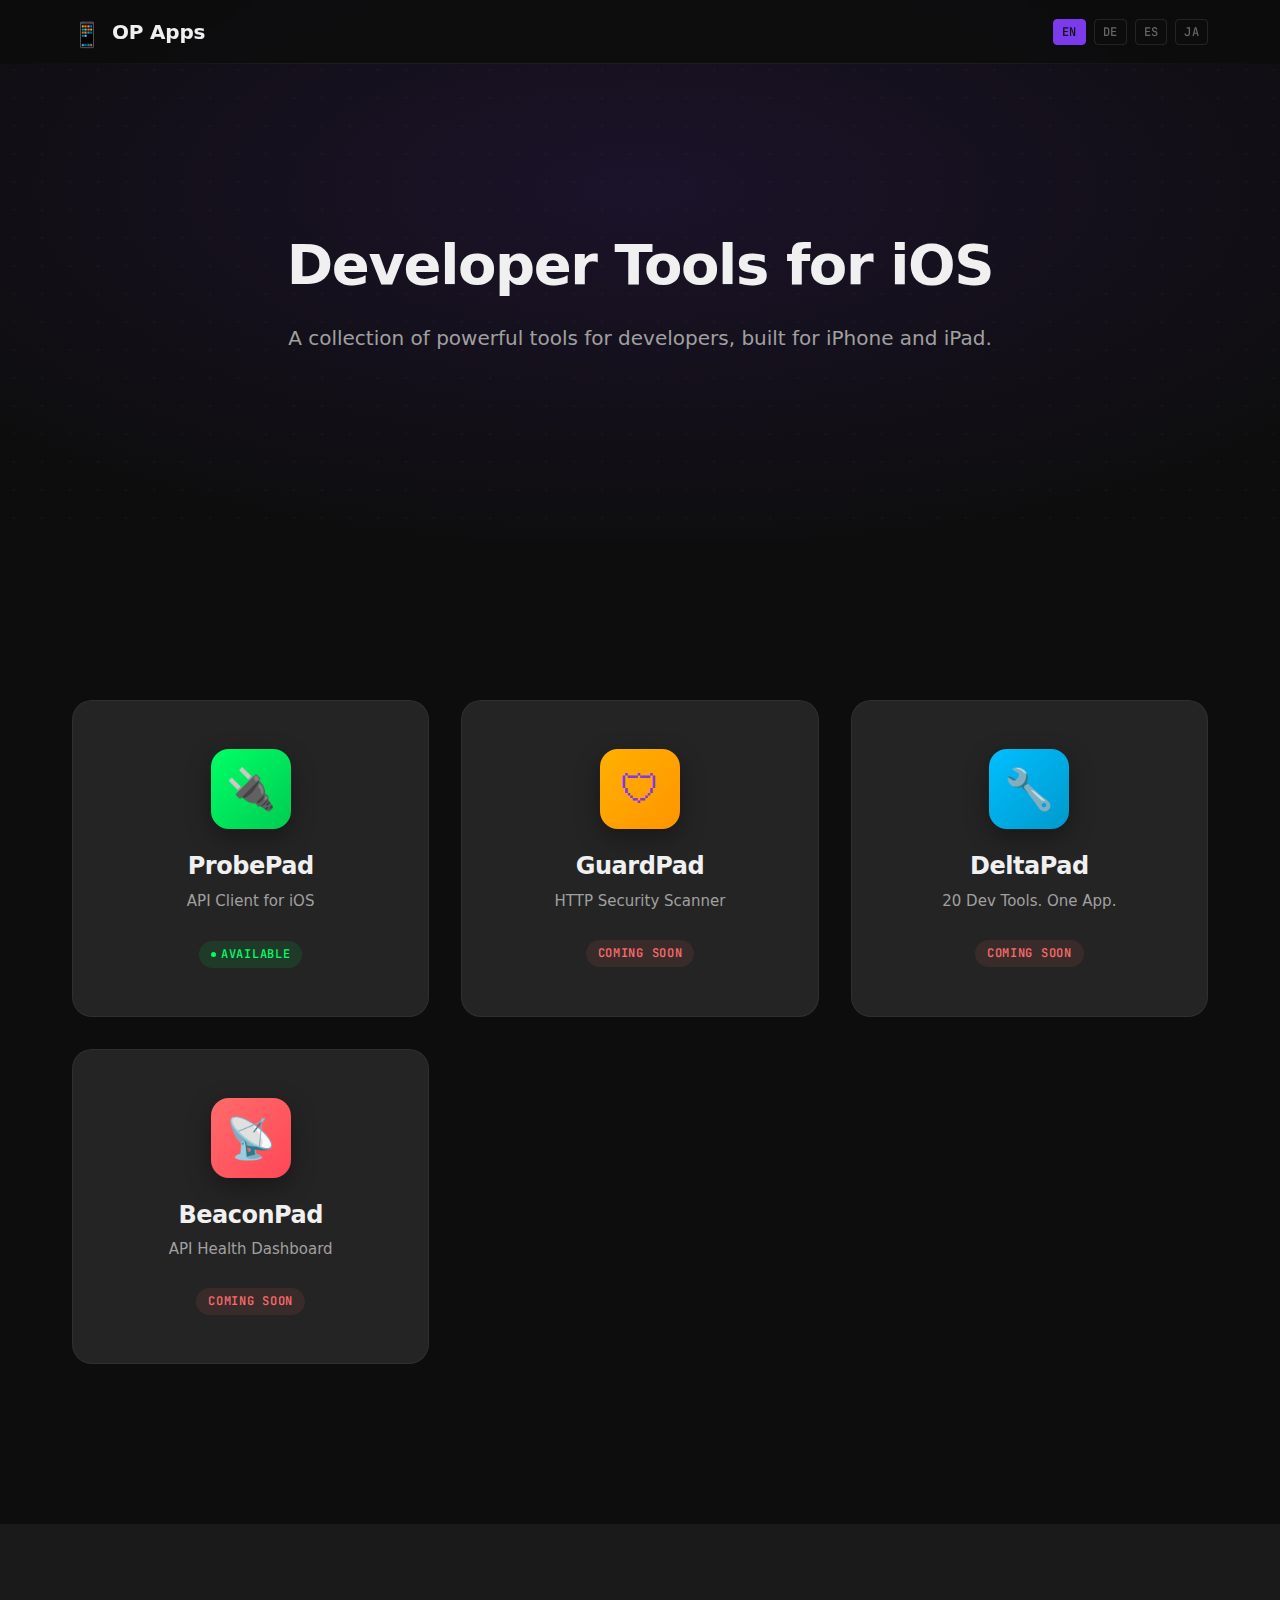
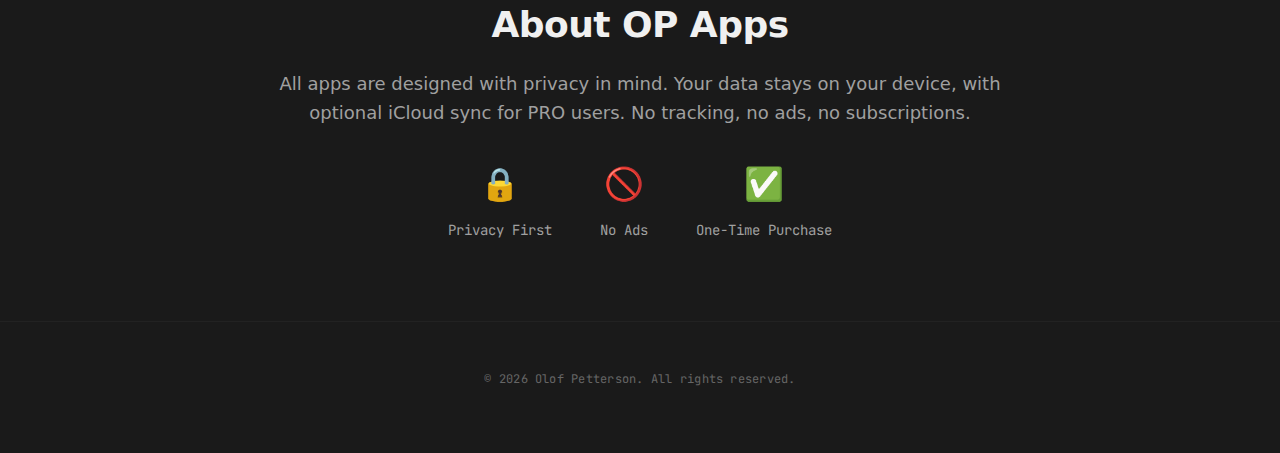
<file: docs/index.html>
<!DOCTYPE html>
<html lang="en">
<head>
  <meta charset="UTF-8">
  <meta name="viewport" content="width=device-width, initial-scale=1.0">
  <meta name="description" content="OP Apps - A collection of developer tools for iOS. ProbePad, GuardPad, DeltaPad, and BeaconPad.">

  <meta property="og:title" content="OP Apps - Developer Tools for iOS">
  <meta property="og:description" content="A collection of powerful developer tools for iPhone and iPad.">
  <meta property="og:type" content="website">
  <meta property="og:url" content="https://olofpetterson.github.io/op-apps/">
  <meta name="twitter:card" content="summary_large_image">
  <meta name="twitter:title" content="OP Apps - Developer Tools for iOS">

  <link rel="alternate" hreflang="en" href="?lang=en">
  <link rel="alternate" hreflang="de" href="?lang=de">
  <link rel="alternate" hreflang="es" href="?lang=es">
  <link rel="alternate" hreflang="ja" href="?lang=ja">

  <link rel="stylesheet" href="shared/styles.css">
  <style>
    :root {
      --color-accent: #7C3AED;
      --color-accent-hover: #8B5CF6;
    }
  </style>
  <title>OP Apps - Developer Tools for iOS</title>
</head>
<body>
  <nav class="navbar" role="navigation" aria-label="Main navigation">
    <div class="nav-content">
      <a href="index.html" class="logo" aria-label="OP Apps Home">
        <span class="logo-icon" style="font-size: 1.5rem;">&#128241;</span>
        OP Apps
      </a>
      <div class="nav-links"></div>
      <div class="language-switcher" role="group" aria-label="Language selection">
        <button class="lang-btn active" data-lang="en" aria-label="English">EN</button>
        <button class="lang-btn" data-lang="de" aria-label="Deutsch">DE</button>
        <button class="lang-btn" data-lang="es" aria-label="Español">ES</button>
        <button class="lang-btn" data-lang="ja" aria-label="Japanese">JA</button>
      </div>
    </div>
  </nav>

  <section class="hub-hero" aria-labelledby="hub-title">
    <div class="container">
      <h1 id="hub-title" data-i18n="hub.title">Developer Tools for iOS</h1>
      <p class="hero-subtitle" data-i18n="hub.subtitle">A collection of powerful tools for developers, built for iPhone and iPad.</p>
    </div>
  </section>

  <section class="apps-section" aria-labelledby="apps-title">
    <div class="container">
      <h2 id="apps-title" class="visually-hidden">Our Apps</h2>
      <div class="apps-grid">
        <a href="probepad/" class="app-card" style="--card-accent: #00FF66;">
          <div class="app-card-icon" style="background: linear-gradient(135deg, #00FF66 0%, #00CC52 100%);">&#128268;</div>
          <div class="app-card-content">
            <h3>ProbePad</h3>
            <p data-i18n="hub.probepad.tagline">API Client for iOS</p>
            <span class="app-card-badge available" data-i18n="hub.badge.available">Available</span>
          </div>
        </a>

        <a href="guardpad/" class="app-card" style="--card-accent: #FFB000;">
          <div class="app-card-icon" style="background: linear-gradient(135deg, #FFB000 0%, #FF9500 100%);">&#128737;</div>
          <div class="app-card-content">
            <h3>GuardPad</h3>
            <p data-i18n="hub.guardpad.tagline">HTTP Security Scanner</p>
            <span class="app-card-badge coming-soon" data-i18n="hub.badge.comingsoon">Coming Soon</span>
          </div>
        </a>

        <a href="deltapad/" class="app-card" style="--card-accent: #00BFFF;">
          <div class="app-card-icon" style="background: linear-gradient(135deg, #00BFFF 0%, #0099CC 100%);">&#128295;</div>
          <div class="app-card-content">
            <h3>DeltaPad</h3>
            <p data-i18n="hub.deltapad.tagline">10 Essential Dev Tools</p>
            <span class="app-card-badge coming-soon" data-i18n="hub.badge.comingsoon">Coming Soon</span>
          </div>
        </a>

        <a href="beaconpad/" class="app-card" style="--card-accent: #FF6B6B;">
          <div class="app-card-icon" style="background: linear-gradient(135deg, #FF6B6B 0%, #FF4757 100%);">&#128225;</div>
          <div class="app-card-content">
            <h3>BeaconPad</h3>
            <p data-i18n="hub.beaconpad.tagline">API Health Dashboard</p>
            <span class="app-card-badge coming-soon" data-i18n="hub.badge.comingsoon">Coming Soon</span>
          </div>
        </a>
      </div>
    </div>
  </section>

  <section class="hub-about" aria-labelledby="about-title">
    <div class="container container--narrow">
      <h2 id="about-title" data-i18n="hub.about.title">About OP Apps</h2>
      <p data-i18n="hub.about.desc">All apps are designed with privacy in mind. Your data stays on your device, with optional iCloud sync for PRO users. No tracking, no ads, no subscriptions.</p>
      <div class="hub-features">
        <div class="hub-feature">
          <span class="hub-feature-icon">&#128274;</span>
          <span data-i18n="hub.about.privacy">Privacy First</span>
        </div>
        <div class="hub-feature">
          <span class="hub-feature-icon">&#128683;</span>
          <span data-i18n="hub.about.noads">No Ads</span>
        </div>
        <div class="hub-feature">
          <span class="hub-feature-icon">&#9989;</span>
          <span data-i18n="hub.about.onetimepurchase">One-Time Purchase</span>
        </div>
      </div>
    </div>
  </section>

  <footer role="contentinfo">
    <div class="container">
      <p class="copyright" data-i18n="footer.copyright">&copy; 2026 Olof Petterson. All rights reserved.</p>
    </div>
  </footer>

  <script src="i18n.js"></script>
  <script src="shared/i18n-base.js"></script>
</body>
</html>
</file>
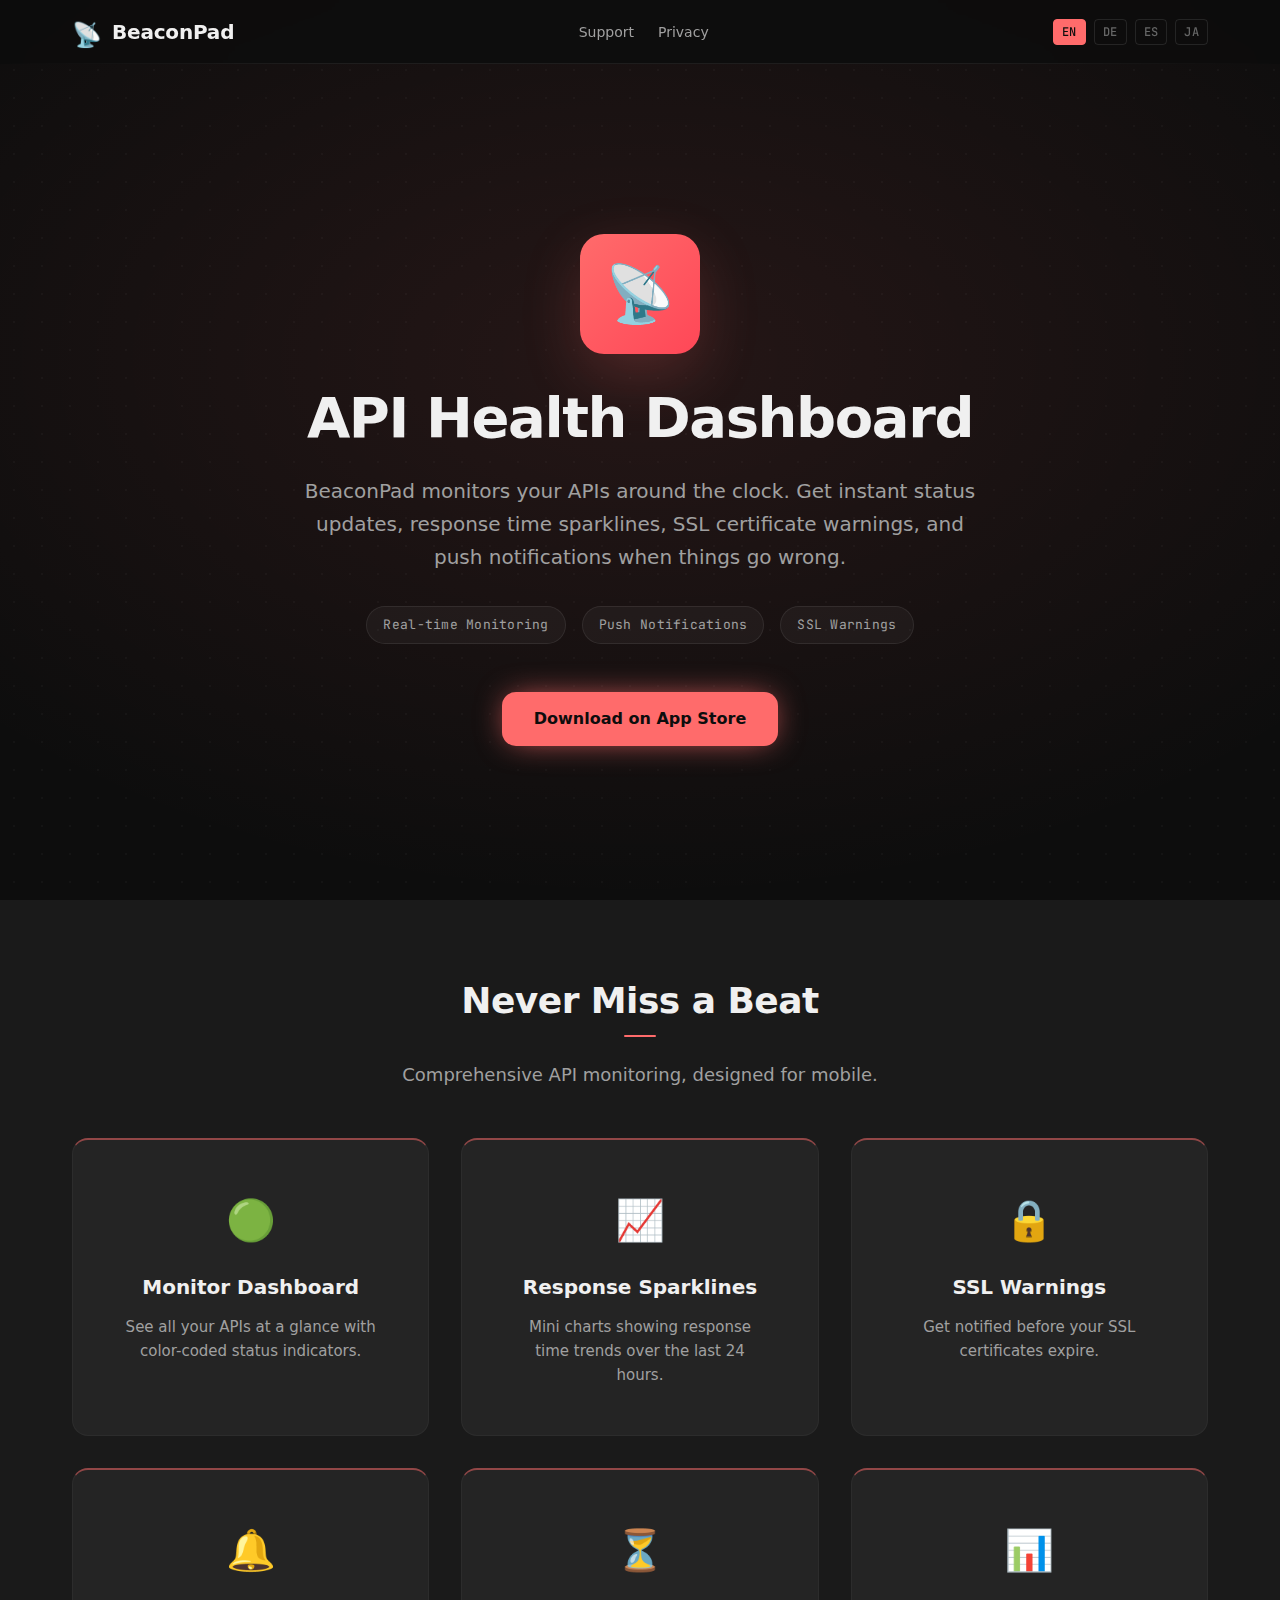
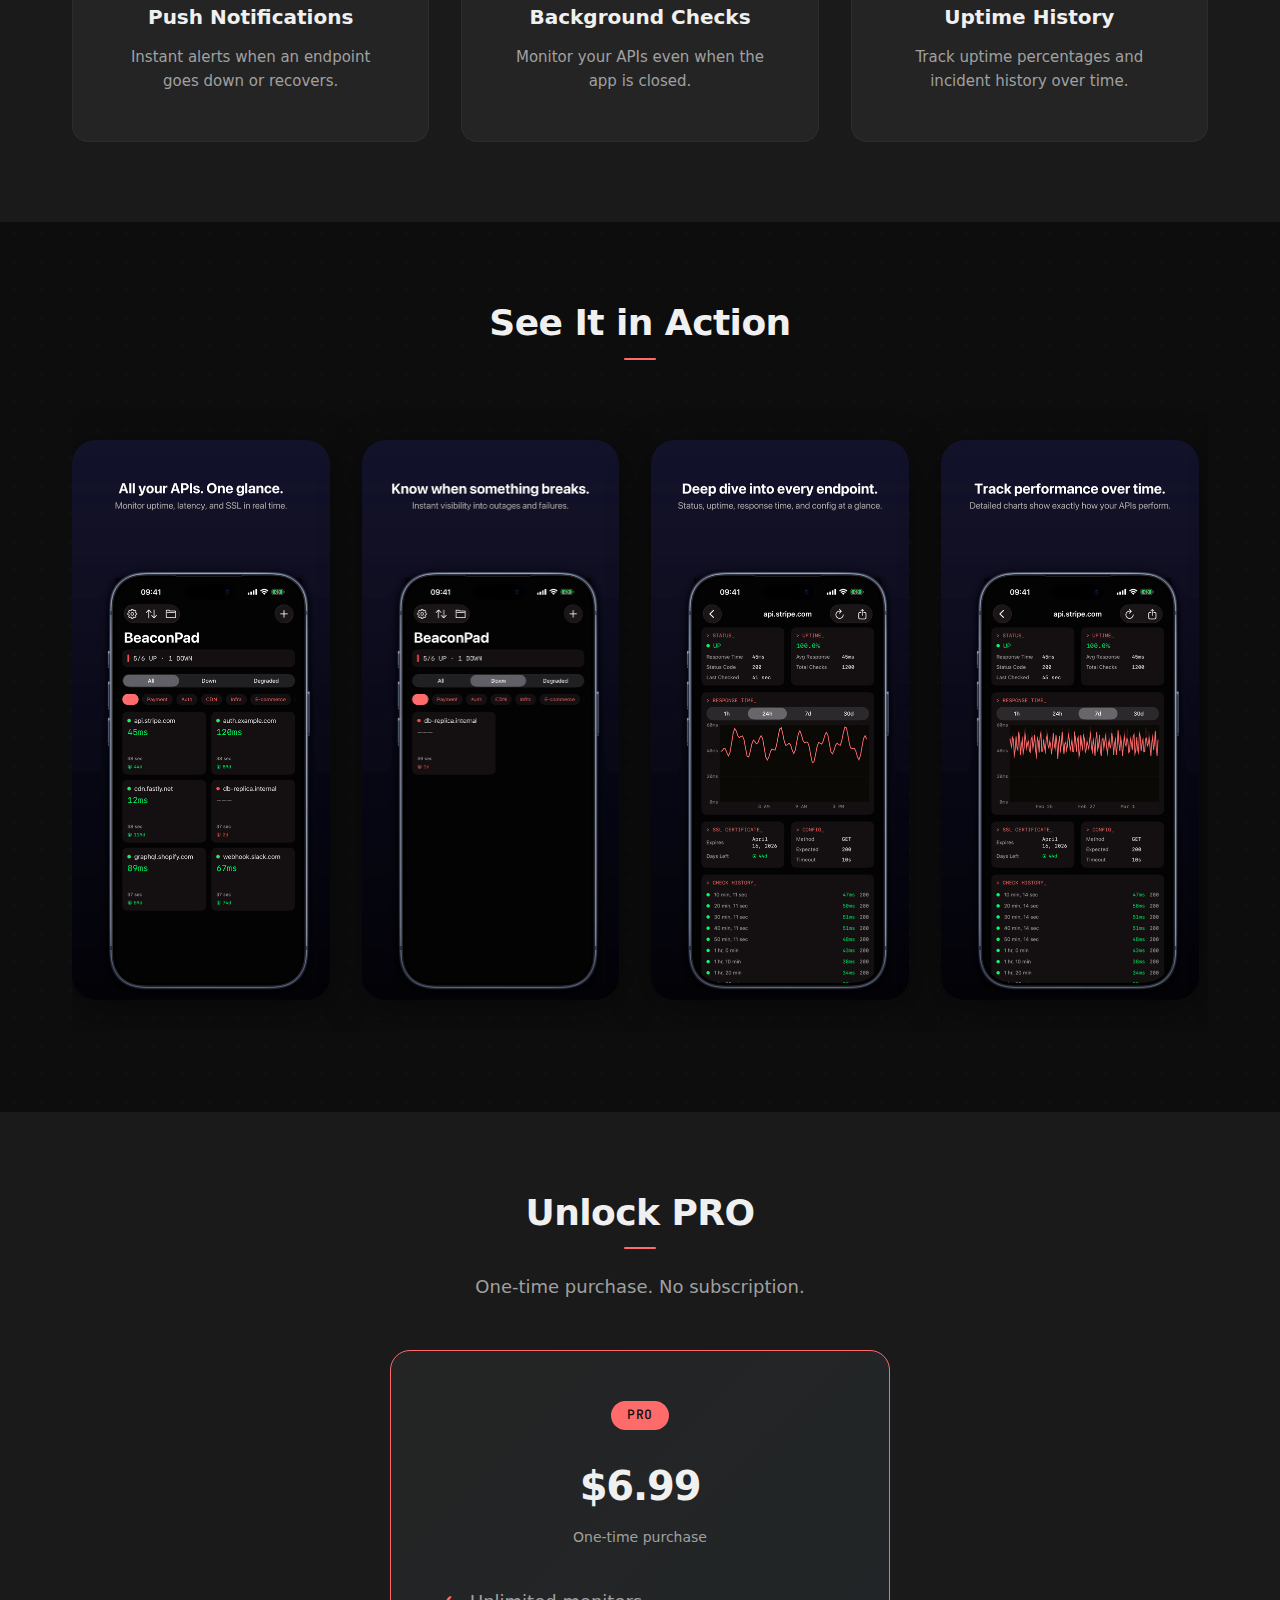
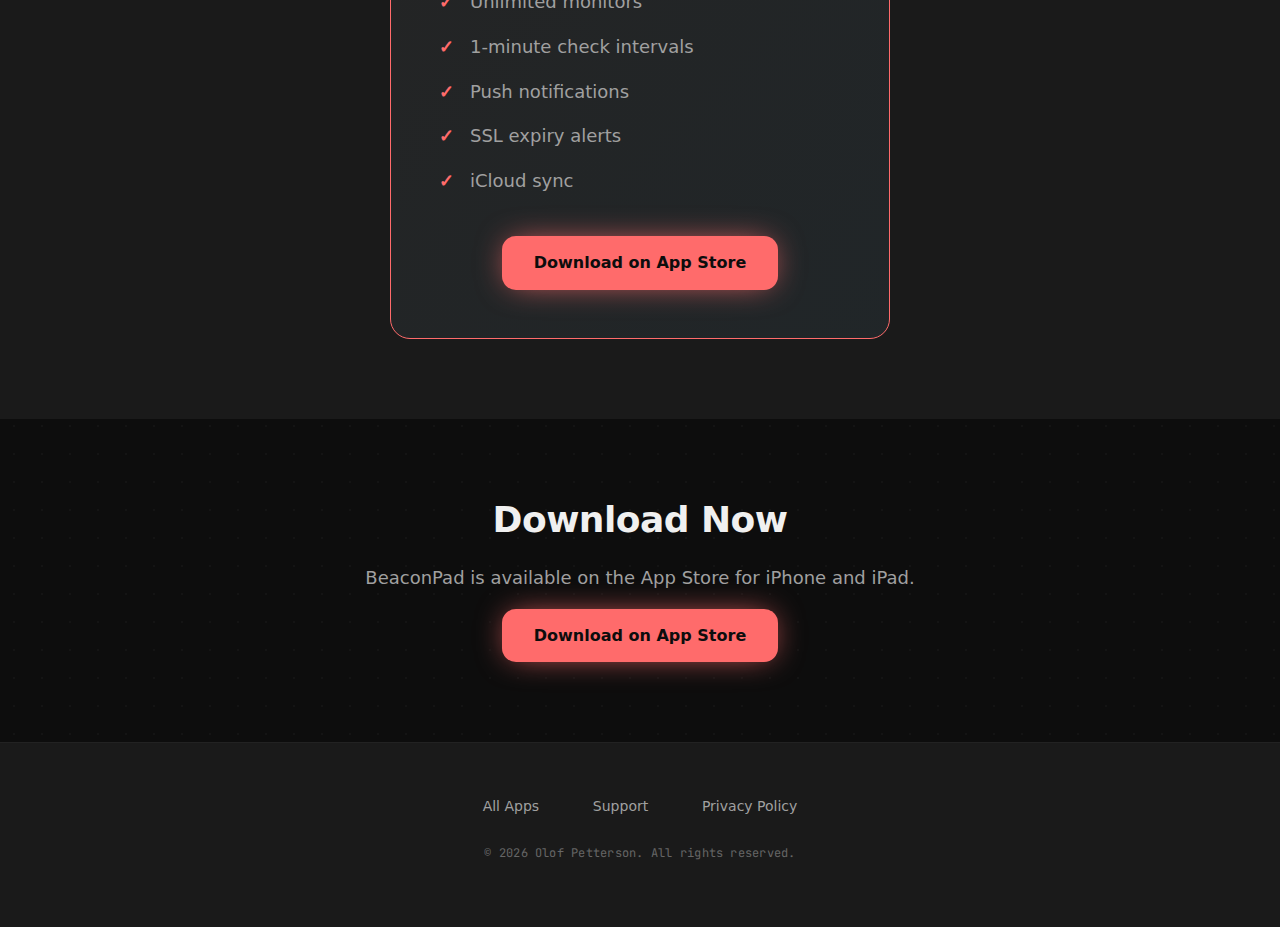
<file: docs/beaconpad/index.html>
<!DOCTYPE html>
<html lang="en">
<head>
  <meta charset="UTF-8">
  <meta name="viewport" content="width=device-width, initial-scale=1.0">
  <meta name="description" content="BeaconPad - API Health Monitor for iPhone & iPad. Monitor your APIs with status dots, sparklines, SSL warnings, and push notifications.">

  <meta property="og:title" content="BeaconPad - API Health Dashboard">
  <meta property="og:description" content="Monitor your APIs with real-time status indicators, sparklines, SSL certificate warnings, and push notifications.">
  <meta property="og:type" content="website">
  <meta property="og:url" content="https://olofpetterson.github.io/op-apps/beaconpad/">
  <meta name="twitter:card" content="summary_large_image">
  <meta name="twitter:title" content="BeaconPad - API Health Dashboard">

  <link rel="alternate" hreflang="en" href="?lang=en">
  <link rel="alternate" hreflang="de" href="?lang=de">
  <link rel="alternate" hreflang="es" href="?lang=es">
  <link rel="alternate" hreflang="ja" href="?lang=ja">

  <link rel="icon" href="favicon.ico">
  <link rel="stylesheet" href="../shared/styles.css">
  <style>
    :root {
      --color-accent: #FF6B6B;
      --color-accent-hover: #FF8585;
    }
    .app-icon {
      box-shadow: 0 20px 60px rgba(255, 107, 107, 0.2);
    }
  </style>
  <title>BeaconPad - API Health Dashboard</title>
</head>
<body>
  <nav class="navbar" role="navigation" aria-label="Main navigation">
    <div class="nav-content">
      <a href="index.html" class="logo" aria-label="BeaconPad Home">
        <span class="logo-icon" style="font-size: 1.5rem;">&#128225;</span>
        BeaconPad
      </a>
      <div class="nav-links">
        <a href="support.html" data-i18n="nav.support">Support</a>
        <a href="privacy.html" data-i18n="nav.privacy">Privacy</a>
      </div>
      <div class="language-switcher" role="group" aria-label="Language selection">
        <button class="lang-btn active" data-lang="en" aria-label="English">EN</button>
        <button class="lang-btn" data-lang="de" aria-label="Deutsch">DE</button>
        <button class="lang-btn" data-lang="es" aria-label="Español">ES</button>
        <button class="lang-btn" data-lang="ja" aria-label="Japanese">JA</button>
      </div>
    </div>
  </nav>

  <section class="hero" aria-labelledby="hero-title">
    <div class="hero-content">
      <div class="app-icon" style="width: 120px; height: 120px; background: linear-gradient(135deg, #FF6B6B 0%, #FF4757 100%); border-radius: 24px; display: flex; align-items: center; justify-content: center; font-size: 3.5rem; margin: 0 auto var(--spacing-lg);">&#128225;</div>
      <h1 id="hero-title" data-i18n="hero.title">API Health Dashboard</h1>
      <p class="hero-subtitle" data-i18n="hero.subtitle">BeaconPad monitors your APIs around the clock. Get instant status updates, response time sparklines, SSL certificate warnings, and push notifications when things go wrong.</p>
      <div class="hero-badges">
        <span class="badge" data-i18n="hero.badge.realtime">Real-time Monitoring</span>
        <span class="badge" data-i18n="hero.badge.notifications">Push Notifications</span>
        <span class="badge" data-i18n="hero.badge.ssl">SSL Warnings</span>
      </div>
      <a href="https://apps.apple.com/us/app/beaconpad/id6759147151" class="cta-button" data-i18n="hero.cta" target="_blank" rel="noopener">
        Download on App Store
      </a>
    </div>
  </section>

  <section class="features" aria-labelledby="features-title">
    <div class="container">
      <div class="section-header">
        <h2 id="features-title" data-i18n="features.title">Never Miss a Beat</h2>
        <p data-i18n="features.subtitle">Comprehensive API monitoring, designed for mobile.</p>
      </div>
      <div class="features-grid">
        <article class="feature-card">
          <span class="feature-icon" aria-hidden="true">&#128994;</span>
          <h3 data-i18n="features.dashboard.title">Monitor Dashboard</h3>
          <p data-i18n="features.dashboard.desc">See all your APIs at a glance with color-coded status indicators.</p>
        </article>
        <article class="feature-card">
          <span class="feature-icon" aria-hidden="true">&#128200;</span>
          <h3 data-i18n="features.sparklines.title">Response Sparklines</h3>
          <p data-i18n="features.sparklines.desc">Mini charts showing response time trends over the last 24 hours.</p>
        </article>
        <article class="feature-card">
          <span class="feature-icon" aria-hidden="true">&#128274;</span>
          <h3 data-i18n="features.ssl.title">SSL Warnings</h3>
          <p data-i18n="features.ssl.desc">Get notified before your SSL certificates expire.</p>
        </article>
        <article class="feature-card">
          <span class="feature-icon" aria-hidden="true">&#128276;</span>
          <h3 data-i18n="features.notifications.title">Push Notifications</h3>
          <p data-i18n="features.notifications.desc">Instant alerts when an endpoint goes down or recovers.</p>
        </article>
        <article class="feature-card">
          <span class="feature-icon" aria-hidden="true">&#9203;</span>
          <h3 data-i18n="features.background.title">Background Checks</h3>
          <p data-i18n="features.background.desc">Monitor your APIs even when the app is closed.</p>
        </article>
        <article class="feature-card">
          <span class="feature-icon" aria-hidden="true">&#128202;</span>
          <h3 data-i18n="features.history.title">Uptime History</h3>
          <p data-i18n="features.history.desc">Track uptime percentages and incident history over time.</p>
        </article>
      </div>
    </div>
  </section>

  <section class="screenshots" aria-labelledby="screenshots-title">
    <div class="container">
      <div class="section-header">
        <h2 id="screenshots-title" data-i18n="screenshots.title">See It in Action</h2>
      </div>
      <div class="screenshots-carousel" role="region" aria-label="App screenshots">
        <img src="screenshot-1.png" alt="BeaconPad dashboard with API status overview" class="screenshot" loading="lazy">
        <img src="screenshot-2.png" alt="BeaconPad down alert filter" class="screenshot" loading="lazy">
        <img src="screenshot-3.png" alt="BeaconPad monitor detail with response time chart" class="screenshot" loading="lazy">
        <img src="screenshot-4.png" alt="BeaconPad response time chart 7-day view" class="screenshot" loading="lazy">
        <img src="screenshot-5.png" alt="BeaconPad SSL certificate warning for down service" class="screenshot" loading="lazy">
        <img src="screenshot-6.png" alt="BeaconPad iPad split view" class="screenshot" loading="lazy">
      </div>
    </div>
  </section>

  <section class="pro-section" aria-labelledby="pro-title">
    <div class="container">
      <div class="section-header">
        <h2 id="pro-title" data-i18n="pro.title">Unlock PRO</h2>
        <p data-i18n="pro.subtitle">One-time purchase. No subscription.</p>
      </div>
      <div class="pro-card">
        <span class="pro-badge">PRO</span>
        <p class="pro-price">$6.99</p>
        <p class="pro-price-note" data-i18n="pro.onetimepurchase">One-time purchase</p>
        <ul class="pro-features">
          <li data-i18n="pro.feature1">Unlimited monitors</li>
          <li data-i18n="pro.feature2">1-minute check intervals</li>
          <li data-i18n="pro.feature3">Push notifications</li>
          <li data-i18n="pro.feature4">SSL expiry alerts</li>
          <li data-i18n="pro.feature5">iCloud sync</li>
        </ul>
        <a href="https://apps.apple.com/us/app/beaconpad/id6759147151" class="cta-button" target="_blank" rel="noopener" data-i18n="hero.cta">Download on App Store</a>
      </div>
    </div>
  </section>

  <section class="download" id="download" aria-labelledby="download-title">
    <div class="container">
      <h2 id="download-title" data-i18n="download.title">Download Now</h2>
      <p data-i18n="download.subtitle">BeaconPad is available on the App Store for iPhone and iPad.</p>
      <a href="https://apps.apple.com/us/app/beaconpad/id6759147151" class="cta-button" target="_blank" rel="noopener" aria-label="Download BeaconPad on the App Store">
        Download on App Store
      </a>
    </div>
  </section>

  <footer role="contentinfo">
    <div class="container">
      <nav class="footer-links" aria-label="Footer navigation">
        <a href="../">All Apps</a>
        <a href="support.html" data-i18n="footer.support">Support</a>
        <a href="privacy.html" data-i18n="footer.privacy">Privacy Policy</a>
      </nav>
      <p class="copyright" data-i18n="footer.copyright">&copy; 2026 Olof Petterson. All rights reserved.</p>
    </div>
  </footer>

  <script src="i18n.js"></script>
  <script src="../shared/i18n-base.js"></script>
  <script data-goatcounter="https://op-apps.goatcounter.com/count"
          async src="//gc.zgo.at/count.js"></script>
</body>
</html>
</file>
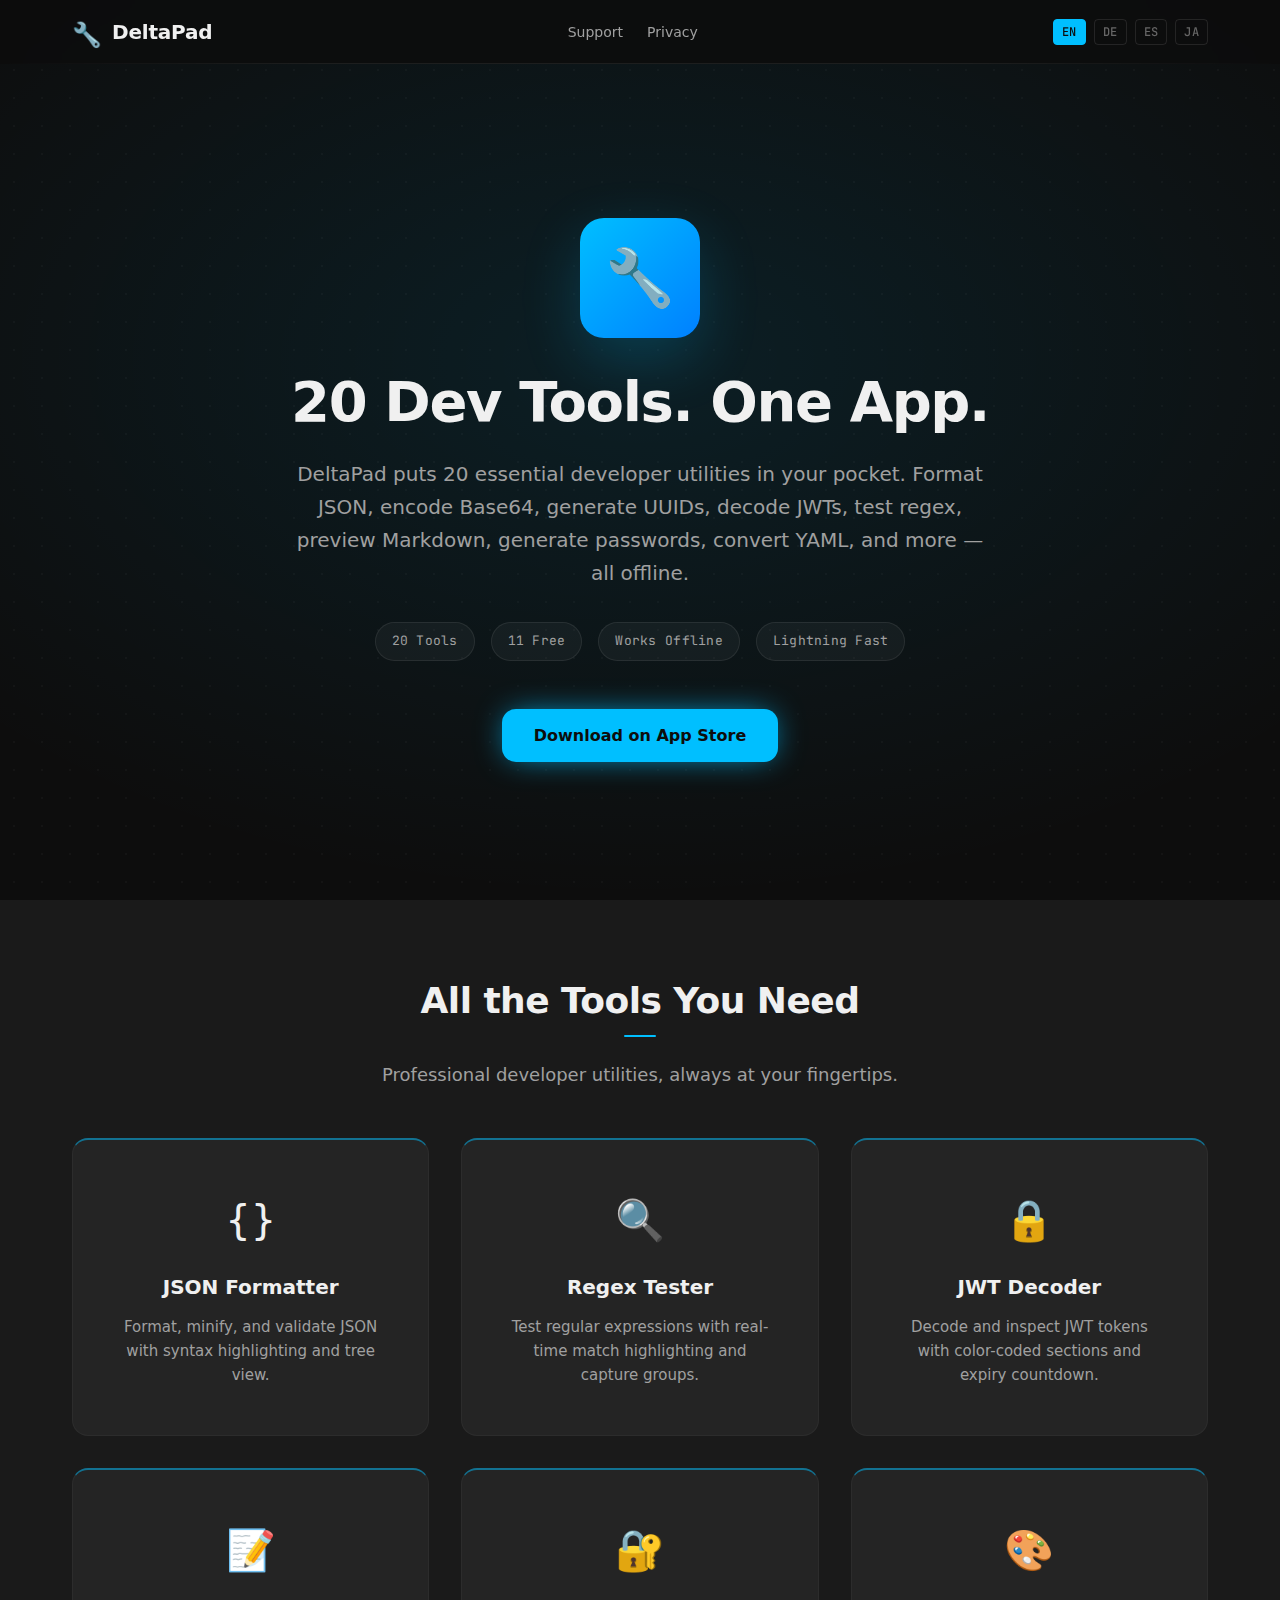
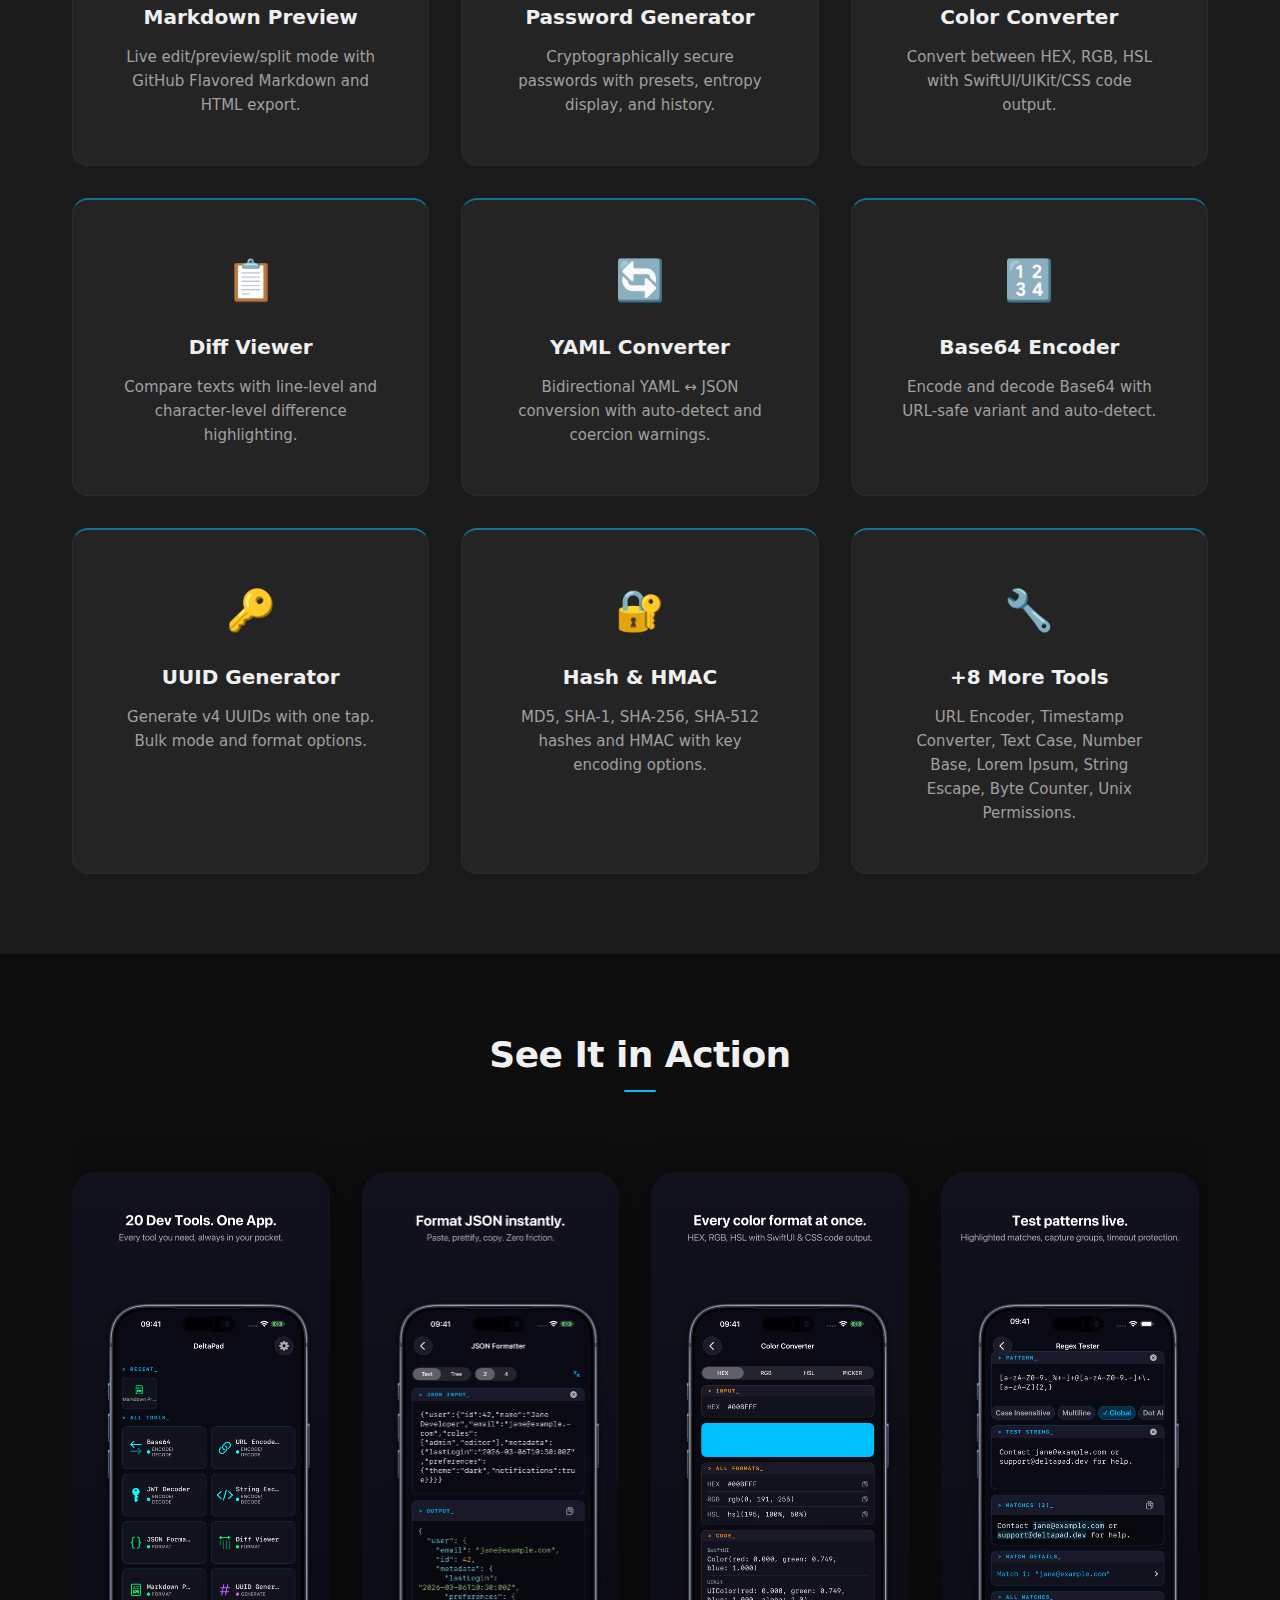
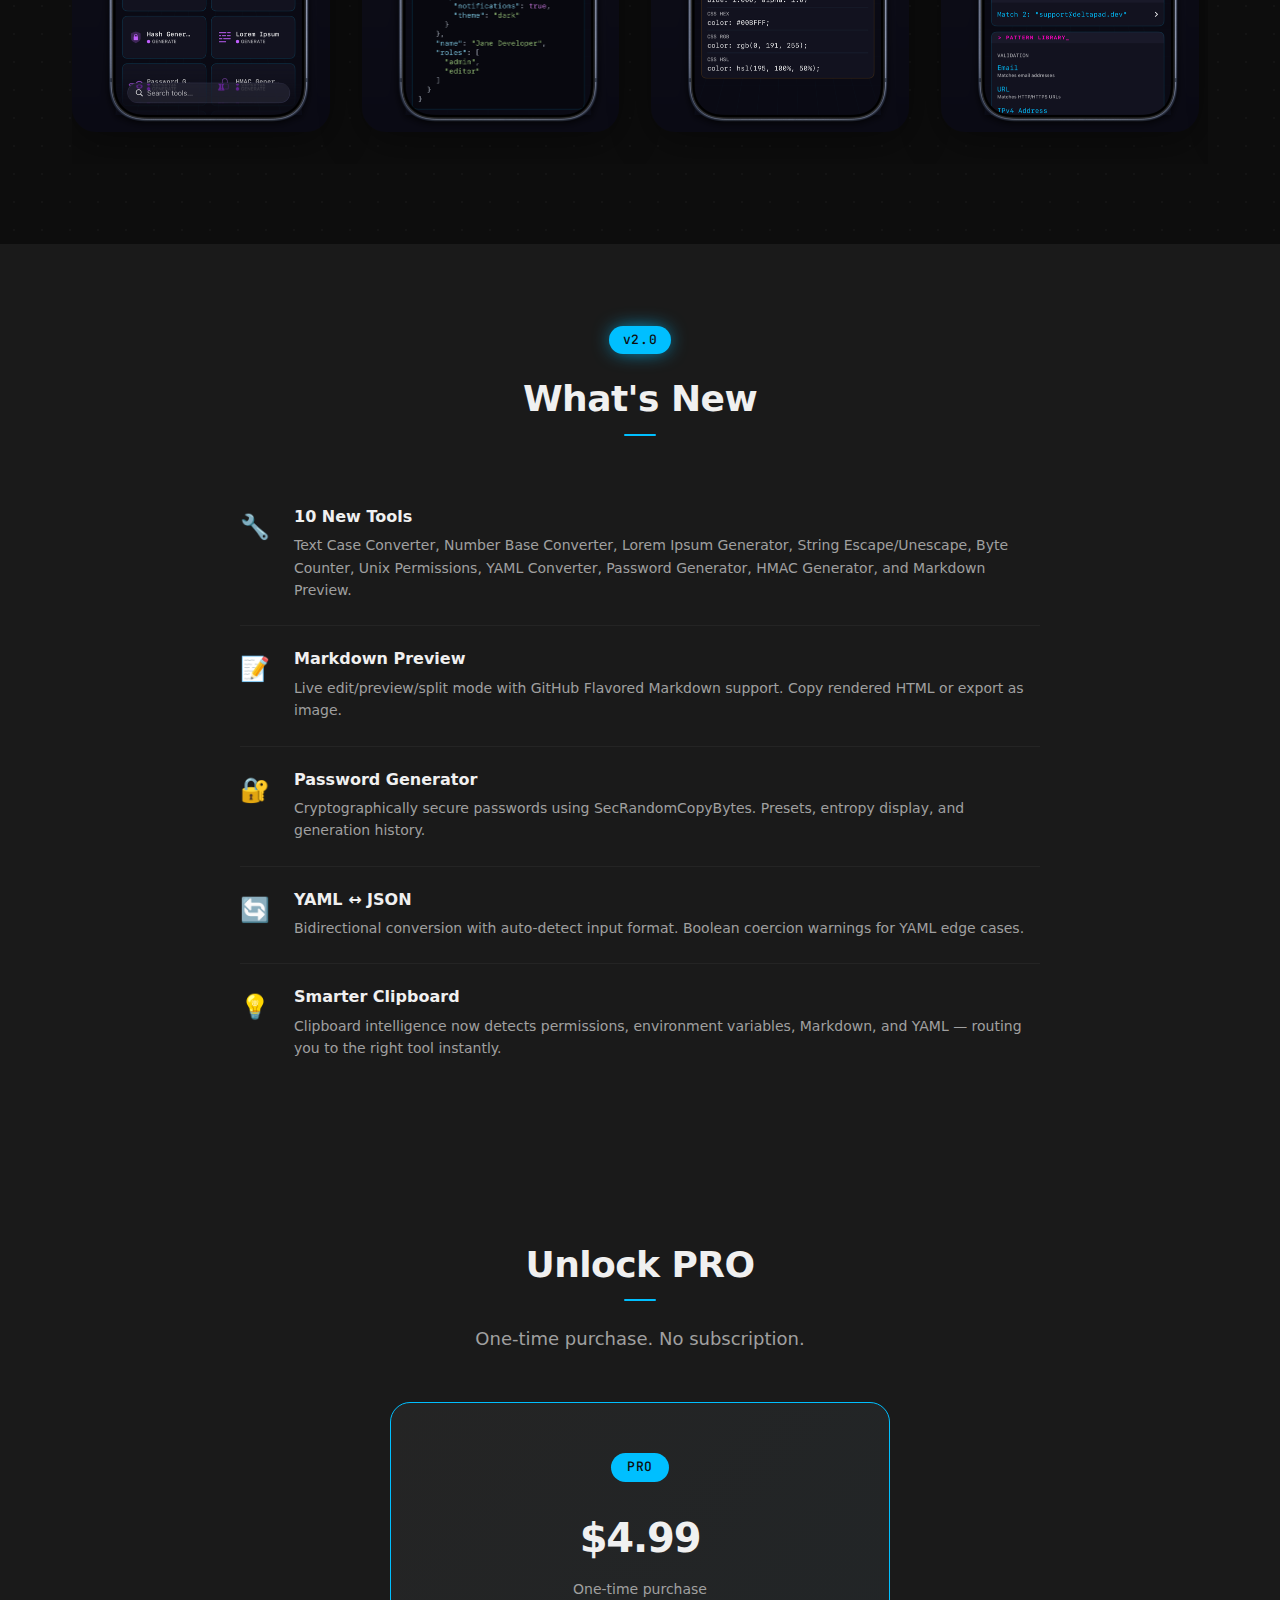
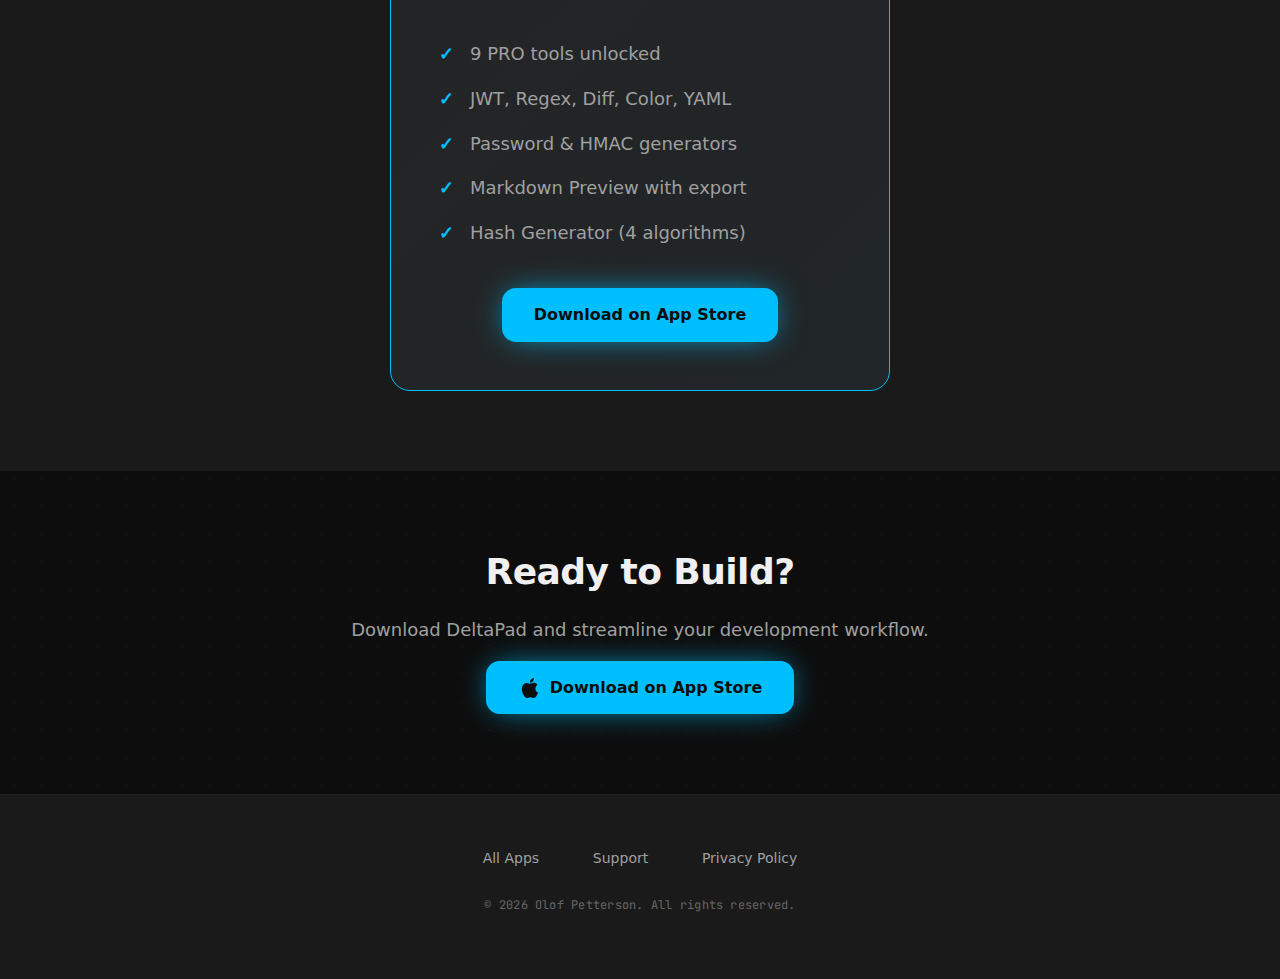
<file: docs/deltapad/index.html>
<!DOCTYPE html>
<html lang="en">
<head>
  <meta charset="UTF-8">
  <meta name="viewport" content="width=device-width, initial-scale=1.0">
  <meta name="description" content="DeltaPad - 20 Essential Developer Tools for iPhone & iPad. JSON Formatter, Base64, JWT Decoder, Regex Tester, Markdown Preview, Password Generator, and more.">

  <meta property="og:title" content="DeltaPad - 20 Dev Tools. One App.">
  <meta property="og:description" content="JSON Formatter, Base64, UUID Generator, JWT Decoder, Regex Tester, Markdown Preview, Password Generator, YAML Converter, and more - all in one app.">
  <meta property="og:type" content="website">
  <meta property="og:url" content="https://olofpetterson.github.io/op-apps/deltapad/">
  <meta name="twitter:card" content="summary_large_image">
  <meta name="twitter:title" content="DeltaPad - 20 Dev Tools. One App.">
  <meta name="twitter:description" content="Essential developer tools in your pocket.">

  <link rel="alternate" hreflang="en" href="?lang=en">
  <link rel="alternate" hreflang="de" href="?lang=de">
  <link rel="alternate" hreflang="es" href="?lang=es">
  <link rel="alternate" hreflang="ja" href="?lang=ja">

  <link rel="icon" href="favicon.ico">
  <link rel="stylesheet" href="../shared/styles.css">
  <style>
    :root {
      --color-accent: #00BFFF;
      --color-accent-hover: #33CCFF;
    }
    .app-icon {
      box-shadow: 0 20px 60px rgba(0, 191, 255, 0.2);
    }
  </style>
  <title>DeltaPad - 20 Dev Tools. One App.</title>
</head>
<body>
  <nav class="navbar" role="navigation" aria-label="Main navigation">
    <div class="nav-content">
      <a href="index.html" class="logo" aria-label="DeltaPad Home">
        <span class="logo-icon" style="font-size: 1.5rem;">&#128295;</span>
        DeltaPad
      </a>
      <div class="nav-links">
        <a href="support.html" data-i18n="nav.support">Support</a>
        <a href="privacy.html" data-i18n="nav.privacy">Privacy</a>
      </div>
      <div class="language-switcher" role="group" aria-label="Language selection">
        <button class="lang-btn active" data-lang="en" aria-label="English">EN</button>
        <button class="lang-btn" data-lang="de" aria-label="Deutsch">DE</button>
        <button class="lang-btn" data-lang="es" aria-label="Español">ES</button>
        <button class="lang-btn" data-lang="ja" aria-label="Japanese">JA</button>
      </div>
    </div>
  </nav>

  <section class="hero" aria-labelledby="hero-title">
    <div class="hero-content">
      <div class="app-icon" style="width: 120px; height: 120px; background: linear-gradient(135deg, #00BFFF 0%, #0080FF 100%); border-radius: 24px; display: flex; align-items: center; justify-content: center; font-size: 3.5rem; margin: 0 auto var(--spacing-lg);">&#128295;</div>
      <h1 id="hero-title" data-i18n="hero.title">20 Dev Tools. One App.</h1>
      <p class="hero-subtitle" data-i18n="hero.subtitle">DeltaPad puts 20 essential developer utilities in your pocket. Format JSON, decode JWTs, test regex, preview Markdown, generate passwords, convert YAML, and more - all offline.</p>
      <div class="hero-badges">
        <span class="badge" data-i18n="hero.badge.tools">20 Tools</span>
        <span class="badge" data-i18n="hero.badge.free">11 Free</span>
        <span class="badge" data-i18n="hero.badge.offline">Works Offline</span>
        <span class="badge" data-i18n="hero.badge.fast">Lightning Fast</span>
      </div>
      <a href="https://apps.apple.com/us/app/deltapad/id6759147374" class="cta-button" data-i18n="hero.cta" target="_blank" rel="noopener">
        Download on App Store
      </a>
    </div>
  </section>

  <section class="features" aria-labelledby="features-title">
    <div class="container">
      <div class="section-header">
        <h2 id="features-title" data-i18n="features.title">All the Tools You Need</h2>
        <p data-i18n="features.subtitle">Professional developer utilities, always at your fingertips.</p>
      </div>
      <div class="features-grid">
        <article class="feature-card">
          <span class="feature-icon" aria-hidden="true">&#123;&#125;</span>
          <h3 data-i18n="features.json.title">JSON Formatter</h3>
          <p data-i18n="features.json.desc">Format, minify, and validate JSON with syntax highlighting and tree view.</p>
        </article>
        <article class="feature-card">
          <span class="feature-icon" aria-hidden="true">&#128269;</span>
          <h3 data-i18n="features.regex.title">Regex Tester</h3>
          <p data-i18n="features.regex.desc">Test regular expressions with real-time match highlighting and capture groups.</p>
        </article>
        <article class="feature-card">
          <span class="feature-icon" aria-hidden="true">&#128274;</span>
          <h3 data-i18n="features.jwt.title">JWT Decoder</h3>
          <p data-i18n="features.jwt.desc">Decode and inspect JWT tokens with color-coded sections and expiry countdown.</p>
        </article>
        <article class="feature-card">
          <span class="feature-icon" aria-hidden="true">&#128221;</span>
          <h3 data-i18n="features.markdown.title">Markdown Preview</h3>
          <p data-i18n="features.markdown.desc">Live edit/preview/split mode with GitHub Flavored Markdown and HTML export.</p>
        </article>
        <article class="feature-card">
          <span class="feature-icon" aria-hidden="true">&#128272;</span>
          <h3 data-i18n="features.password.title">Password Generator</h3>
          <p data-i18n="features.password.desc">Cryptographically secure passwords with presets, entropy display, and history.</p>
        </article>
        <article class="feature-card">
          <span class="feature-icon" aria-hidden="true">&#127912;</span>
          <h3 data-i18n="features.color.title">Color Converter</h3>
          <p data-i18n="features.color.desc">Convert between HEX, RGB, HSL with SwiftUI/UIKit/CSS code output.</p>
        </article>
        <article class="feature-card">
          <span class="feature-icon" aria-hidden="true">&#128203;</span>
          <h3 data-i18n="features.diff.title">Diff Viewer</h3>
          <p data-i18n="features.diff.desc">Compare texts with line-level and character-level difference highlighting.</p>
        </article>
        <article class="feature-card">
          <span class="feature-icon" aria-hidden="true">&#128260;</span>
          <h3 data-i18n="features.yaml.title">YAML Converter</h3>
          <p data-i18n="features.yaml.desc">Bidirectional YAML ↔ JSON conversion with auto-detect and coercion warnings.</p>
        </article>
        <article class="feature-card">
          <span class="feature-icon" aria-hidden="true">&#128290;</span>
          <h3 data-i18n="features.base64.title">Base64 Encoder</h3>
          <p data-i18n="features.base64.desc">Encode and decode Base64 with URL-safe variant and auto-detect.</p>
        </article>
        <article class="feature-card">
          <span class="feature-icon" aria-hidden="true">&#128273;</span>
          <h3 data-i18n="features.uuid.title">UUID Generator</h3>
          <p data-i18n="features.uuid.desc">Generate v4 UUIDs with one tap. Bulk mode and format options.</p>
        </article>
        <article class="feature-card">
          <span class="feature-icon" aria-hidden="true">&#128272;</span>
          <h3 data-i18n="features.hash.title">Hash &amp; HMAC</h3>
          <p data-i18n="features.hash.desc">MD5, SHA-1, SHA-256, SHA-512 hashes and HMAC with key encoding options.</p>
        </article>
        <article class="feature-card">
          <span class="feature-icon" aria-hidden="true">&#128295;</span>
          <h3 data-i18n="features.more.title">+8 More Tools</h3>
          <p data-i18n="features.more.desc">URL Encoder, Timestamp Converter, Text Case, Number Base, Lorem Ipsum, String Escape, Byte Counter, Unix Permissions.</p>
        </article>
      </div>
    </div>
  </section>

  <section class="screenshots" aria-labelledby="screenshots-title">
    <div class="container">
      <div class="section-header">
        <h2 id="screenshots-title" data-i18n="screenshots.title">See It in Action</h2>
      </div>
      <div class="screenshots-carousel" role="region" aria-label="App screenshots">
        <img src="screenshot-1.png" alt="DeltaPad LaunchPad with 20 developer tools" class="screenshot" loading="lazy">
        <img src="screenshot-2.png" alt="DeltaPad JSON Formatter with syntax highlighting" class="screenshot" loading="lazy">
        <img src="screenshot-3.png" alt="DeltaPad Color Converter with live preview" class="screenshot" loading="lazy">
        <img src="screenshot-4.png" alt="DeltaPad Regex Tester with match highlighting" class="screenshot" loading="lazy">
        <img src="screenshot-5.png" alt="DeltaPad Password Generator" class="screenshot" loading="lazy">
        <img src="screenshot-6.png" alt="DeltaPad Markdown Preview" class="screenshot" loading="lazy">
      </div>
    </div>
  </section>

  <!-- What's New Section -->
  <section class="whats-new" aria-labelledby="whatsnew-title">
    <div class="container">
      <div class="section-header">
        <span class="version-tag">v2.0</span>
        <h2 id="whatsnew-title" data-i18n="whatsnew.title">What's New</h2>
      </div>
      <div class="whats-new-list">
        <div class="whats-new-item">
          <span class="whats-new-icon" aria-hidden="true">&#128295;</span>
          <div class="whats-new-content">
            <h3 data-i18n="whatsnew.item1.title">10 New Tools</h3>
            <p data-i18n="whatsnew.item1.desc">Text Case Converter, Number Base Converter, Lorem Ipsum Generator, String Escape/Unescape, Byte Counter, Unix Permissions, YAML Converter, Password Generator, HMAC Generator, and Markdown Preview.</p>
          </div>
        </div>
        <div class="whats-new-item">
          <span class="whats-new-icon" aria-hidden="true">&#128221;</span>
          <div class="whats-new-content">
            <h3 data-i18n="whatsnew.item2.title">Markdown Preview</h3>
            <p data-i18n="whatsnew.item2.desc">Live edit/preview/split mode with GitHub Flavored Markdown support. Copy rendered HTML or export as image.</p>
          </div>
        </div>
        <div class="whats-new-item">
          <span class="whats-new-icon" aria-hidden="true">&#128272;</span>
          <div class="whats-new-content">
            <h3 data-i18n="whatsnew.item3.title">Password Generator</h3>
            <p data-i18n="whatsnew.item3.desc">Cryptographically secure passwords using SecRandomCopyBytes. Presets, entropy display, and generation history.</p>
          </div>
        </div>
        <div class="whats-new-item">
          <span class="whats-new-icon" aria-hidden="true">&#128260;</span>
          <div class="whats-new-content">
            <h3 data-i18n="whatsnew.item4.title">YAML ↔ JSON</h3>
            <p data-i18n="whatsnew.item4.desc">Bidirectional conversion with auto-detect input format. Boolean coercion warnings for YAML edge cases.</p>
          </div>
        </div>
        <div class="whats-new-item">
          <span class="whats-new-icon" aria-hidden="true">&#128161;</span>
          <div class="whats-new-content">
            <h3 data-i18n="whatsnew.item5.title">Smarter Clipboard</h3>
            <p data-i18n="whatsnew.item5.desc">Clipboard intelligence now detects permissions, environment variables, Markdown, and YAML — routing you to the right tool instantly.</p>
          </div>
        </div>
      </div>
    </div>
  </section>

  <section class="pro-section" aria-labelledby="pro-title">
    <div class="container">
      <div class="section-header">
        <h2 id="pro-title" data-i18n="pro.title">Unlock PRO</h2>
        <p data-i18n="pro.subtitle">One-time purchase. No subscription.</p>
      </div>
      <div class="pro-card">
        <span class="pro-badge">PRO</span>
        <p class="pro-price">$4.99</p>
        <p class="pro-price-note" data-i18n="pro.onetimepurchase">One-time purchase</p>
        <ul class="pro-features">
          <li data-i18n="pro.feature1">9 PRO tools unlocked</li>
          <li data-i18n="pro.feature2">JWT, Regex, Diff, Color, YAML</li>
          <li data-i18n="pro.feature3">Password &amp; HMAC generators</li>
          <li data-i18n="pro.feature4">Markdown Preview with export</li>
          <li data-i18n="pro.feature5">Hash Generator (4 algorithms)</li>
        </ul>
        <a href="https://apps.apple.com/us/app/deltapad/id6759147374" class="cta-button" data-i18n="hero.cta" target="_blank" rel="noopener">Download on App Store</a>
      </div>
    </div>
  </section>

  <section class="download" id="download" aria-labelledby="download-title">
    <div class="container">
      <h2 id="download-title" data-i18n="download.title">Ready to Build?</h2>
      <p data-i18n="download.subtitle">Download DeltaPad and streamline your development workflow.</p>
      <a href="https://apps.apple.com/us/app/deltapad/id6759147374" class="cta-button" target="_blank" rel="noopener" aria-label="Download DeltaPad on the App Store">
        <svg width="24" height="24" viewBox="0 0 24 24" fill="currentColor" aria-hidden="true">
          <path d="M18.71 19.5c-.83 1.24-1.71 2.45-3.05 2.47-1.34.03-1.77-.79-3.29-.79-1.53 0-2 .77-3.27.82-1.31.05-2.3-1.32-3.14-2.53C4.25 17 2.94 12.45 4.7 9.39c.87-1.52 2.43-2.48 4.12-2.51 1.28-.02 2.5.87 3.29.87.78 0 2.26-1.07 3.81-.91.65.03 2.47.26 3.64 1.98-.09.06-2.17 1.28-2.15 3.81.03 3.02 2.65 4.03 2.68 4.04-.03.07-.42 1.44-1.38 2.83M13 3.5c.73-.83 1.94-1.46 2.94-1.5.13 1.17-.34 2.35-1.04 3.19-.69.85-1.83 1.51-2.95 1.42-.15-1.15.41-2.35 1.05-3.11z"/>
        </svg>
        <span data-i18n="hero.cta">Download on App Store</span>
      </a>
    </div>
  </section>

  <footer role="contentinfo">
    <div class="container">
      <nav class="footer-links" aria-label="Footer navigation">
        <a href="../">All Apps</a>
        <a href="support.html" data-i18n="footer.support">Support</a>
        <a href="privacy.html" data-i18n="footer.privacy">Privacy Policy</a>
      </nav>
      <p class="copyright" data-i18n="footer.copyright">&copy; 2026 Olof Petterson. All rights reserved.</p>
    </div>
  </footer>

  <script src="i18n.js"></script>
  <script src="../shared/i18n-base.js"></script>
  <script data-goatcounter="https://op-apps.goatcounter.com/count"
          async src="//gc.zgo.at/count.js"></script>
</body>
</html>
</file>
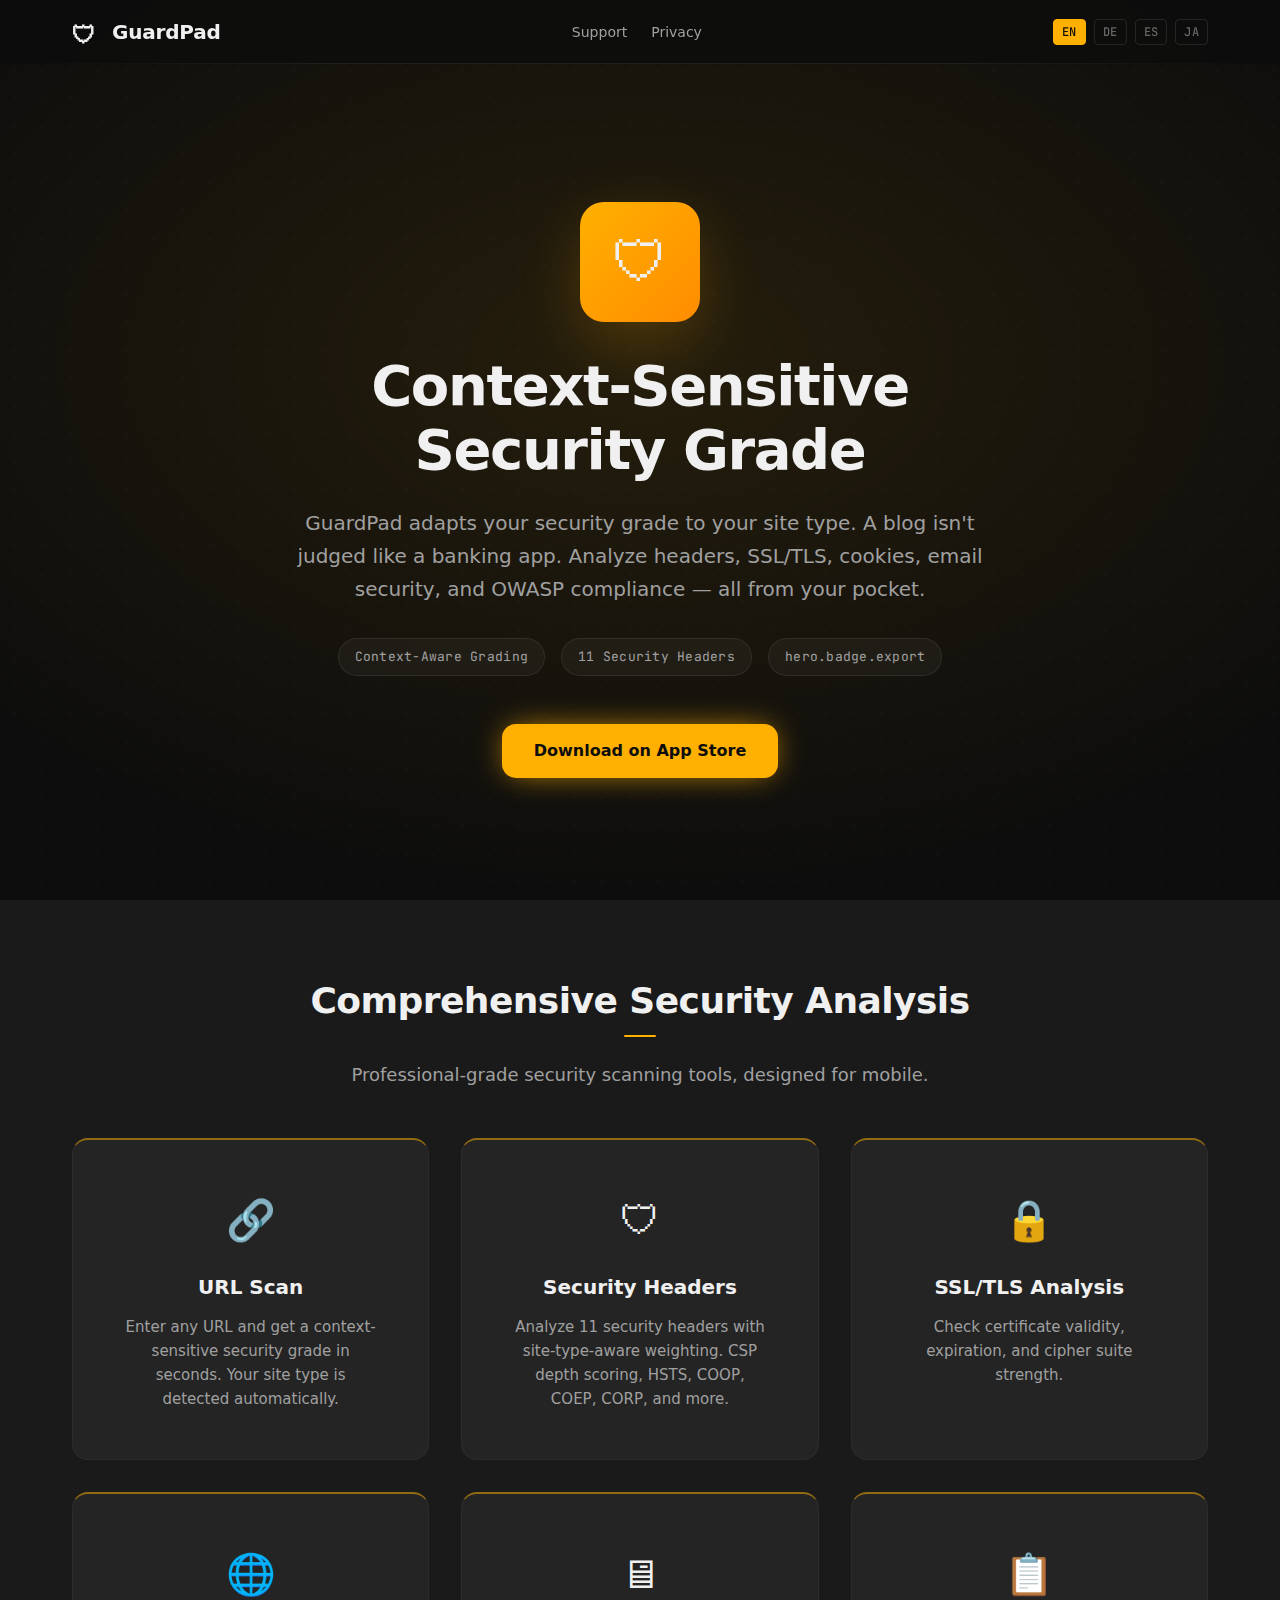
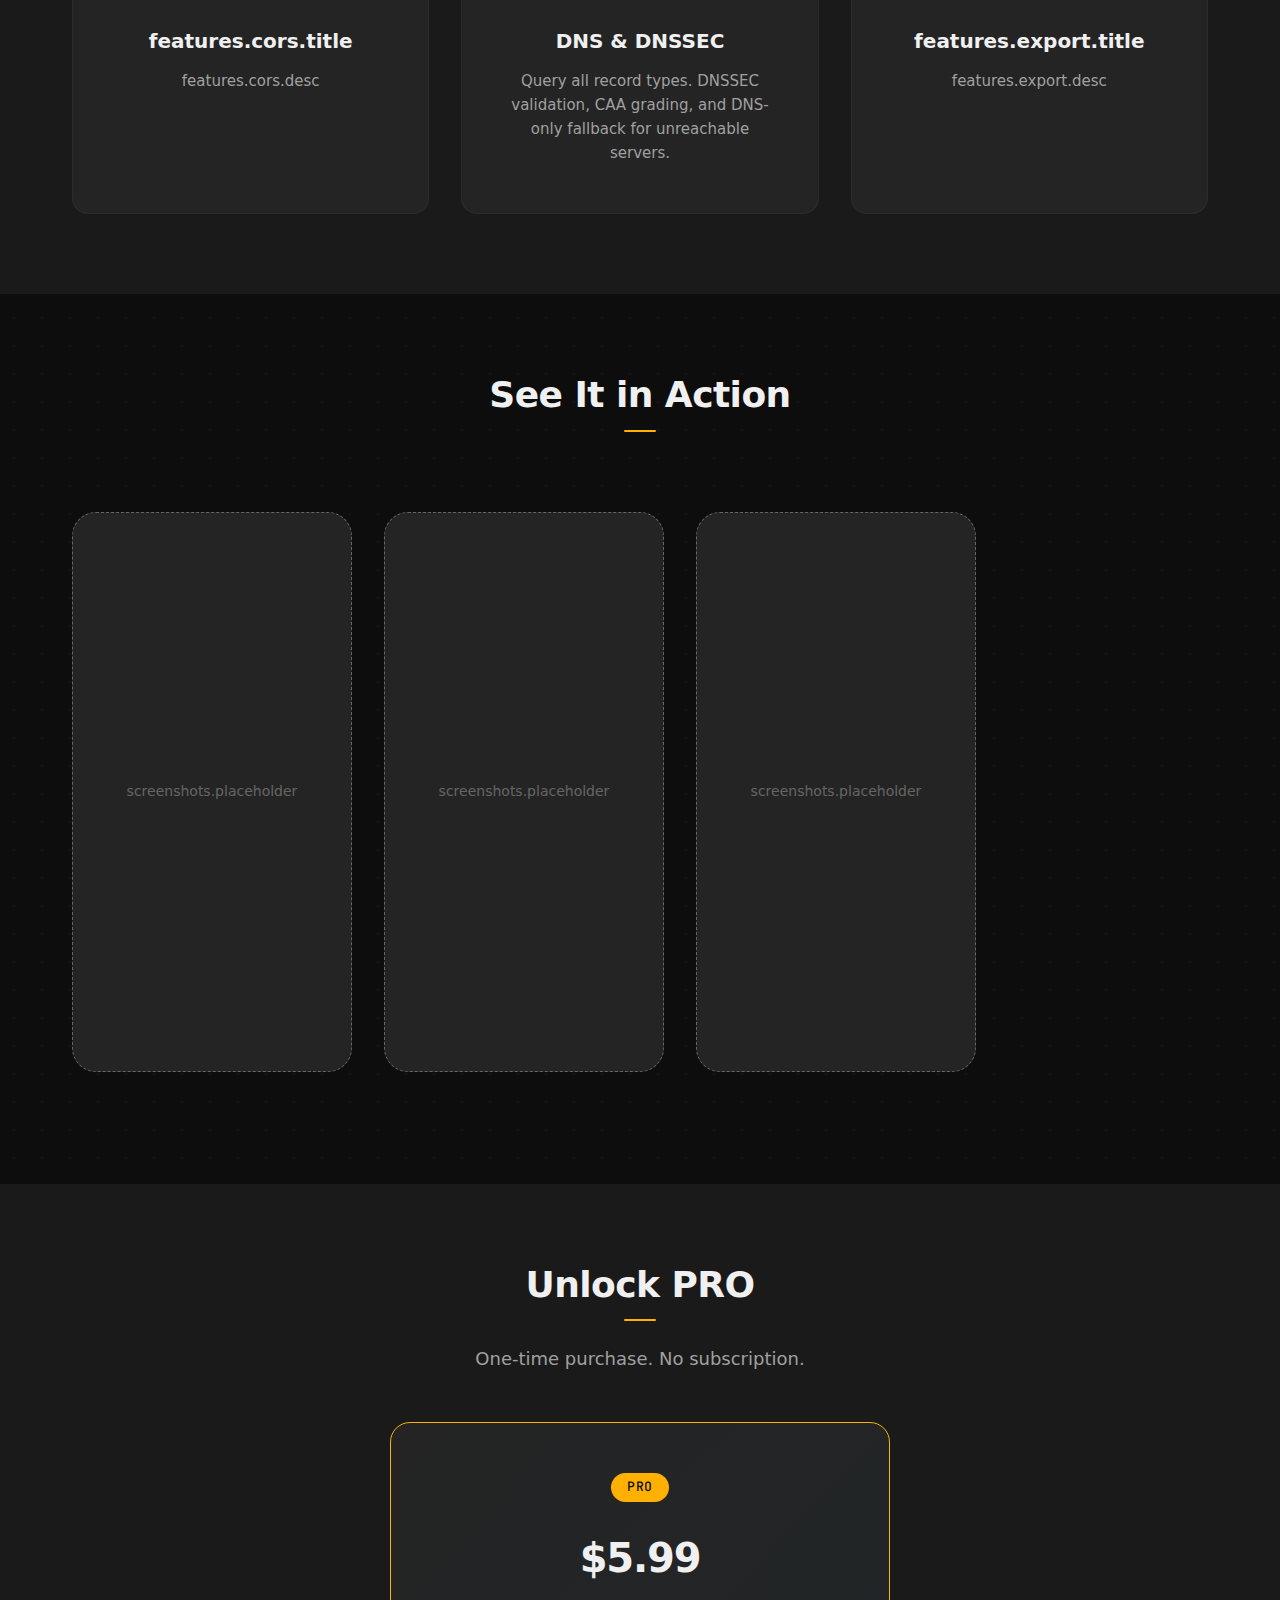
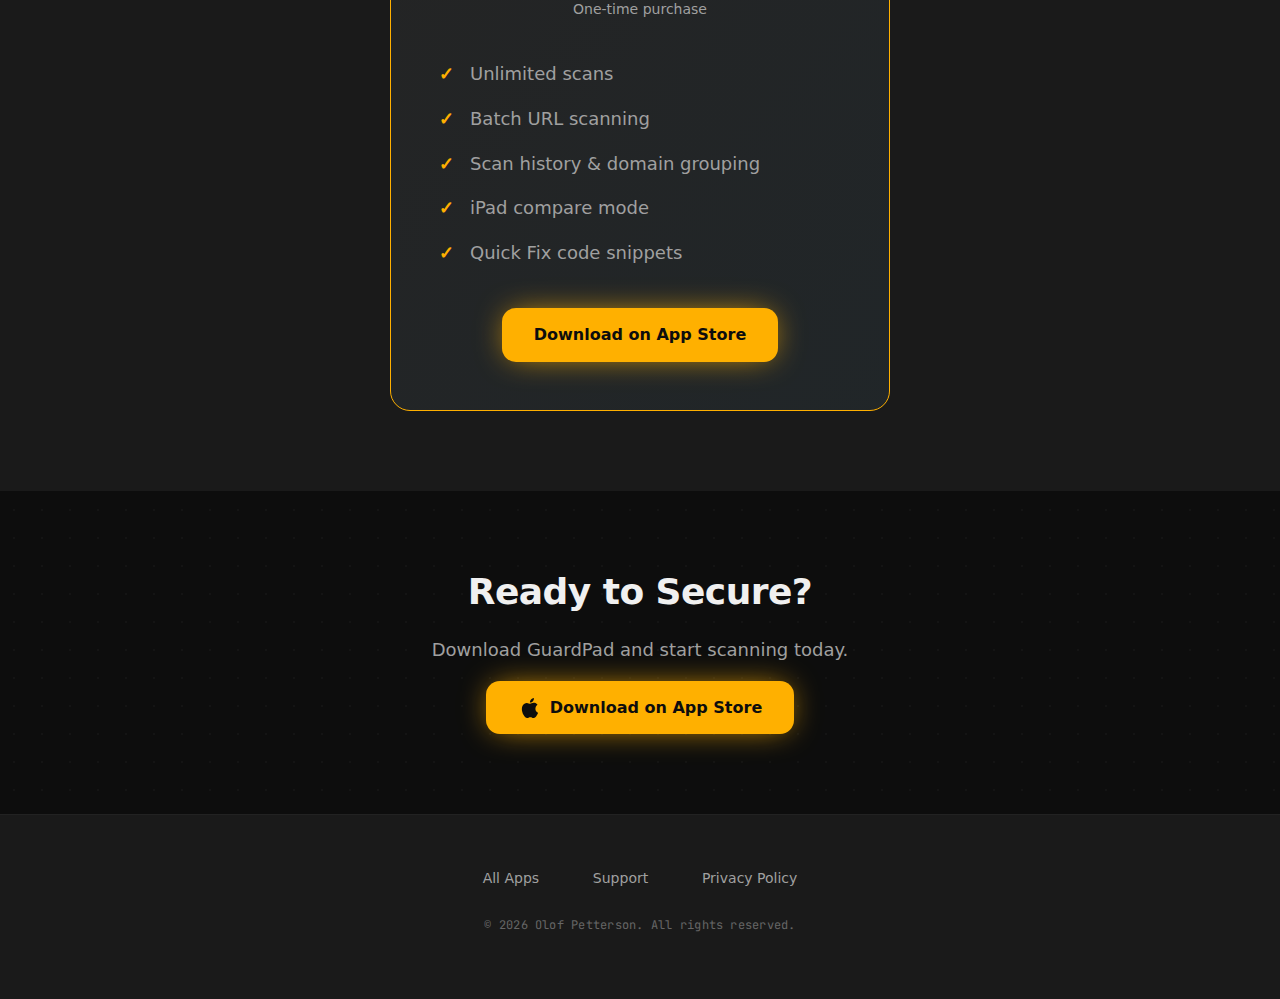
<file: docs/guardpad/index.html>
<!DOCTYPE html>
<html lang="en">
<head>
  <meta charset="UTF-8">
  <meta name="viewport" content="width=device-width, initial-scale=1.0">
  <meta name="description" content="GuardPad - HTTP Security Scanner for iPhone & iPad. Get your security grade in 3 seconds. Analyze headers, SSL/TLS, CORS, and DNS.">

  <!-- Open Graph -->
  <meta property="og:title" content="GuardPad - HTTP Security Scanner">
  <meta property="og:description" content="Get your security grade in 3 seconds. Analyze HTTP headers, SSL/TLS certificates, CORS policies, and DNS records.">
  <meta property="og:type" content="website">
  <meta property="og:url" content="https://olofpetterson.github.io/op-apps/guardpad/">
  <!-- Twitter Card -->
  <meta name="twitter:card" content="summary_large_image">
  <meta name="twitter:title" content="GuardPad - HTTP Security Scanner">
  <meta name="twitter:description" content="Mobile security scanning for developers and security professionals.">

  <!-- Language alternates -->
  <link rel="alternate" hreflang="en" href="?lang=en">
  <link rel="alternate" hreflang="de" href="?lang=de">
  <link rel="alternate" hreflang="es" href="?lang=es">
  <link rel="alternate" hreflang="ja" href="?lang=ja">

  <link rel="icon" href="favicon.ico">
  <link rel="stylesheet" href="../shared/styles.css">
  <style>
    :root {
      --color-accent: #FFB000;
      --color-accent-hover: #FFC233;
    }
    .app-icon {
      box-shadow: 0 20px 60px rgba(255, 176, 0, 0.2);
    }
  </style>
  <title>GuardPad - HTTP Security Scanner</title>
</head>
<body>
  <!-- Navigation -->
  <nav class="navbar" role="navigation" aria-label="Main navigation">
    <div class="nav-content">
      <a href="index.html" class="logo" aria-label="GuardPad Home">
        <span class="logo-icon" style="font-size: 1.5rem;">&#128737;</span>
        GuardPad
      </a>
      <div class="nav-links">
        <a href="support.html" data-i18n="nav.support">Support</a>
        <a href="privacy.html" data-i18n="nav.privacy">Privacy</a>
      </div>
      <div class="language-switcher" role="group" aria-label="Language selection">
        <button class="lang-btn active" data-lang="en" aria-label="English">EN</button>
        <button class="lang-btn" data-lang="de" aria-label="Deutsch">DE</button>
        <button class="lang-btn" data-lang="es" aria-label="Español">ES</button>
        <button class="lang-btn" data-lang="ja" aria-label="Japanese">JA</button>
      </div>
    </div>
  </nav>

  <!-- Hero Section -->
  <section class="hero" aria-labelledby="hero-title">
    <div class="hero-content">
      <div class="app-icon" style="width: 120px; height: 120px; background: linear-gradient(135deg, #FFB000 0%, #FF8C00 100%); border-radius: 24px; display: flex; align-items: center; justify-content: center; font-size: 3.5rem; margin: 0 auto var(--spacing-lg);">&#128737;</div>
      <h1 id="hero-title" data-i18n="hero.title">Security Grade in 3 Seconds</h1>
      <p class="hero-subtitle" data-i18n="hero.subtitle">GuardPad is a powerful HTTP security scanner. Analyze security headers, SSL/TLS certificates, CORS policies, and DNS records - all from your pocket.</p>
      <div class="hero-badges">
        <span class="badge" data-i18n="hero.badge.instant">Instant Analysis</span>
        <span class="badge" data-i18n="hero.badge.headers">8 Security Headers</span>
        <span class="badge" data-i18n="hero.badge.export">Export Reports</span>
      </div>
      <a href="https://apps.apple.com/us/app/guardpad/id6759147267" class="cta-button" data-i18n="hero.cta" target="_blank" rel="noopener">
        Download on App Store
      </a>
    </div>
  </section>

  <!-- Features Section -->
  <section class="features" aria-labelledby="features-title">
    <div class="container">
      <div class="section-header">
        <h2 id="features-title" data-i18n="features.title">Comprehensive Security Analysis</h2>
        <p data-i18n="features.subtitle">Professional-grade security scanning tools, designed for mobile.</p>
      </div>
      <div class="features-grid">
        <article class="feature-card">
          <span class="feature-icon" aria-hidden="true">&#128279;</span>
          <h3 data-i18n="features.scan.title">URL Scan</h3>
          <p data-i18n="features.scan.desc">Enter any URL and get a complete security analysis in seconds.</p>
        </article>
        <article class="feature-card">
          <span class="feature-icon" aria-hidden="true">&#128737;</span>
          <h3 data-i18n="features.headers.title">Security Headers</h3>
          <p data-i18n="features.headers.desc">Analyze 8 critical headers: CSP, HSTS, X-Frame-Options, and more.</p>
        </article>
        <article class="feature-card">
          <span class="feature-icon" aria-hidden="true">&#128274;</span>
          <h3 data-i18n="features.ssl.title">SSL/TLS Analysis</h3>
          <p data-i18n="features.ssl.desc">Check certificate validity, expiration, and cipher suite strength.</p>
        </article>
        <article class="feature-card">
          <span class="feature-icon" aria-hidden="true">&#127760;</span>
          <h3 data-i18n="features.cors.title">CORS Tester</h3>
          <p data-i18n="features.cors.desc">Test cross-origin policies with custom origin headers.</p>
        </article>
        <article class="feature-card">
          <span class="feature-icon" aria-hidden="true">&#128421;</span>
          <h3 data-i18n="features.dns.title">DNS Lookup</h3>
          <p data-i18n="features.dns.desc">Query A, AAAA, MX, TXT, and other DNS record types.</p>
        </article>
        <article class="feature-card">
          <span class="feature-icon" aria-hidden="true">&#128203;</span>
          <h3 data-i18n="features.export.title">Export Reports</h3>
          <p data-i18n="features.export.desc">Share security reports as PDF or JSON for documentation.</p>
        </article>
      </div>
    </div>
  </section>

  <!-- Screenshots Section -->
  <section class="screenshots" aria-labelledby="screenshots-title">
    <div class="container">
      <div class="section-header">
        <h2 id="screenshots-title" data-i18n="screenshots.title">See It in Action</h2>
      </div>
      <div class="screenshots-carousel" role="region" aria-label="App screenshots">
        <div class="screenshot-placeholder" data-i18n="screenshots.placeholder">Screenshots coming soon</div>
        <div class="screenshot-placeholder" data-i18n="screenshots.placeholder">Screenshots coming soon</div>
        <div class="screenshot-placeholder" data-i18n="screenshots.placeholder">Screenshots coming soon</div>
      </div>
    </div>
  </section>

  <!-- PRO Section -->
  <section class="pro-section" aria-labelledby="pro-title">
    <div class="container">
      <div class="section-header">
        <h2 id="pro-title" data-i18n="pro.title">Unlock PRO</h2>
        <p data-i18n="pro.subtitle">One-time purchase. No subscription.</p>
      </div>
      <div class="pro-card">
        <span class="pro-badge">PRO</span>
        <p class="pro-price">$5.99</p>
        <p class="pro-price-note" data-i18n="pro.onetimepurchase">One-time purchase</p>
        <ul class="pro-features">
          <li data-i18n="pro.feature1">Unlimited scans</li>
          <li data-i18n="pro.feature2">Scan history</li>
          <li data-i18n="pro.feature3">PDF & JSON export</li>
          <li data-i18n="pro.feature4">Advanced DNS queries</li>
          <li data-i18n="pro.feature5">iCloud sync</li>
        </ul>
        <a href="https://apps.apple.com/us/app/guardpad/id6759147267" class="cta-button" data-i18n="hero.cta" target="_blank" rel="noopener">Download on App Store</a>
      </div>
    </div>
  </section>

  <!-- Download Section -->
  <section class="download" id="download" aria-labelledby="download-title">
    <div class="container">
      <h2 id="download-title" data-i18n="download.title">Ready to Secure?</h2>
      <p data-i18n="download.subtitle">Download GuardPad and start scanning today.</p>
      <a href="https://apps.apple.com/us/app/guardpad/id6759147267" class="cta-button" target="_blank" rel="noopener" aria-label="Download GuardPad on the App Store">
        <svg width="24" height="24" viewBox="0 0 24 24" fill="currentColor" aria-hidden="true">
          <path d="M18.71 19.5c-.83 1.24-1.71 2.45-3.05 2.47-1.34.03-1.77-.79-3.29-.79-1.53 0-2 .77-3.27.82-1.31.05-2.3-1.32-3.14-2.53C4.25 17 2.94 12.45 4.7 9.39c.87-1.52 2.43-2.48 4.12-2.51 1.28-.02 2.5.87 3.29.87.78 0 2.26-1.07 3.81-.91.65.03 2.47.26 3.64 1.98-.09.06-2.17 1.28-2.15 3.81.03 3.02 2.65 4.03 2.68 4.04-.03.07-.42 1.44-1.38 2.83M13 3.5c.73-.83 1.94-1.46 2.94-1.5.13 1.17-.34 2.35-1.04 3.19-.69.85-1.83 1.51-2.95 1.42-.15-1.15.41-2.35 1.05-3.11z"/>
        </svg>
        <span data-i18n="hero.cta">Download on App Store</span>
      </a>
    </div>
  </section>

  <!-- Footer -->
  <footer role="contentinfo">
    <div class="container">
      <nav class="footer-links" aria-label="Footer navigation">
        <a href="../">All Apps</a>
        <a href="support.html" data-i18n="footer.support">Support</a>
        <a href="privacy.html" data-i18n="footer.privacy">Privacy Policy</a>
      </nav>
      <p class="copyright" data-i18n="footer.copyright">&copy; 2026 Olof Petterson. All rights reserved.</p>
    </div>
  </footer>

  <script src="i18n.js"></script>
  <script src="../shared/i18n-base.js"></script>
  <script data-goatcounter="https://op-apps.goatcounter.com/count"
          async src="//gc.zgo.at/count.js"></script>
</body>
</html>
</file>
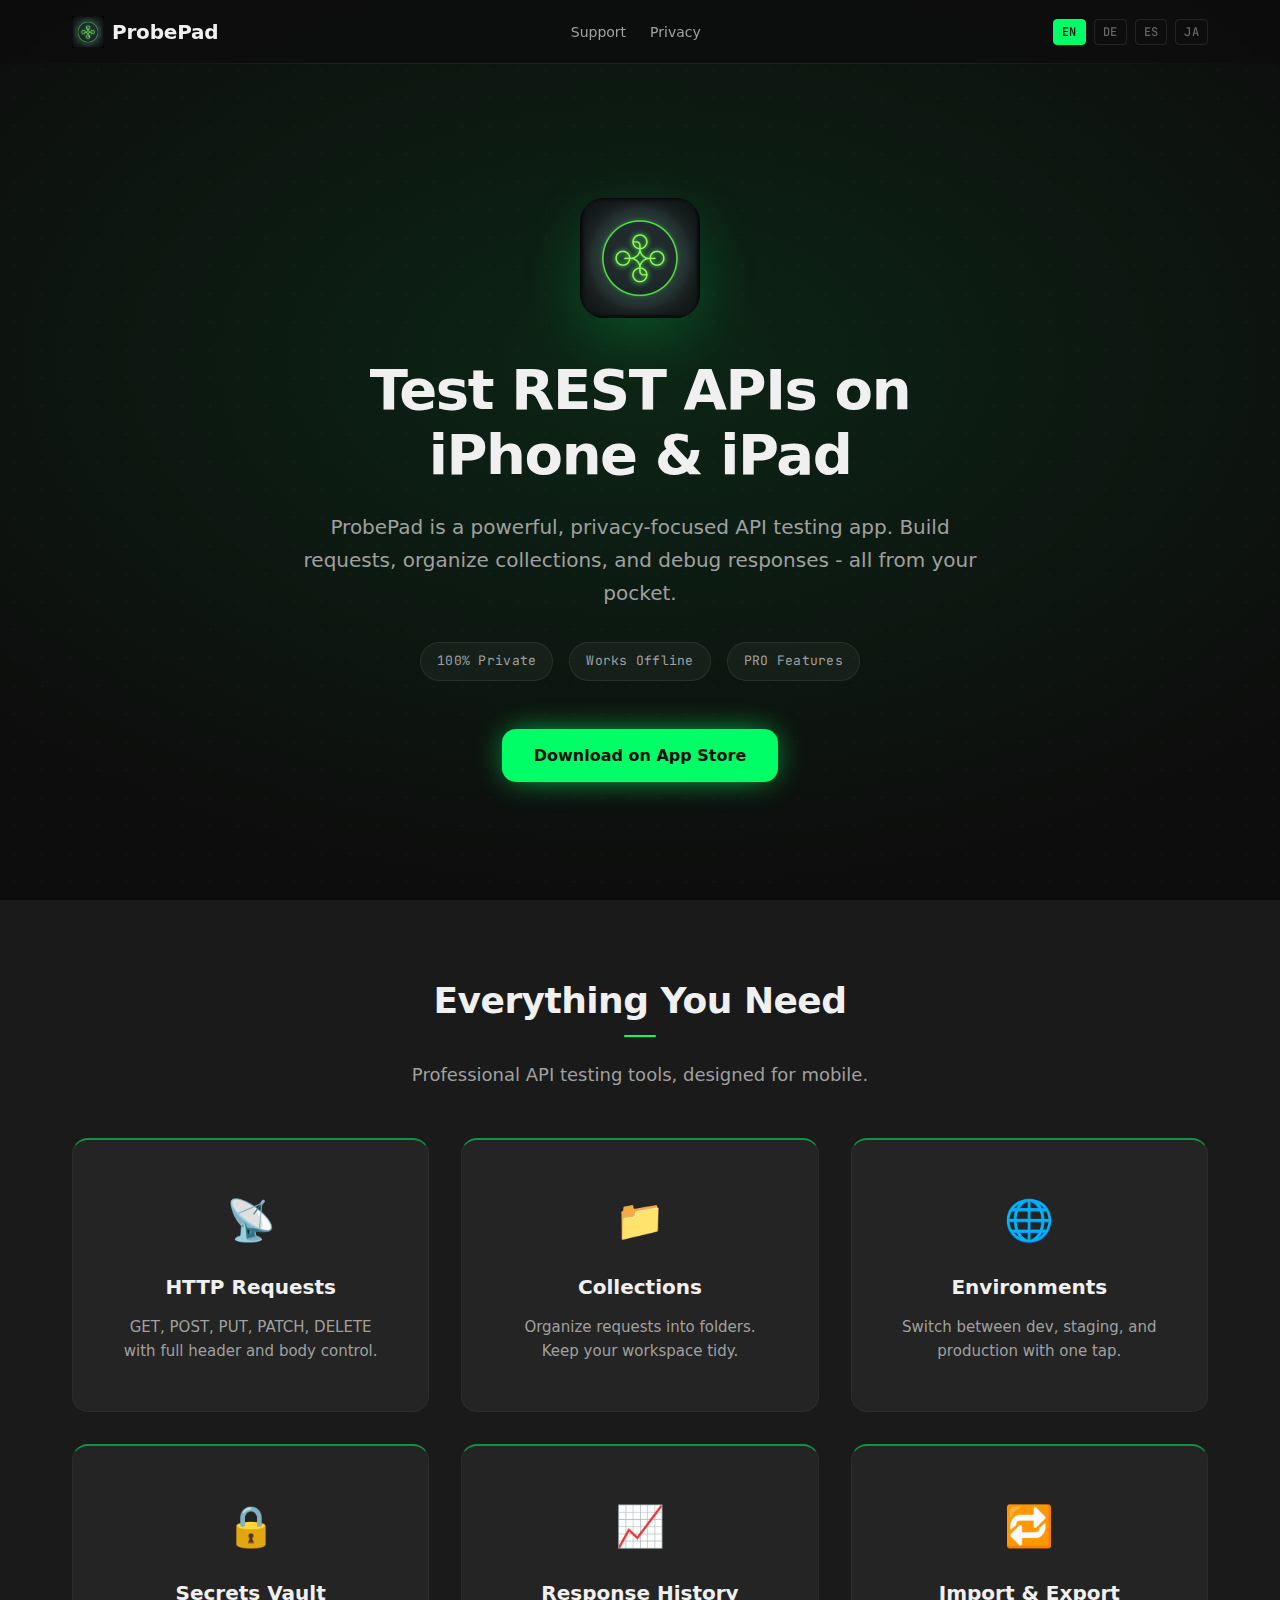
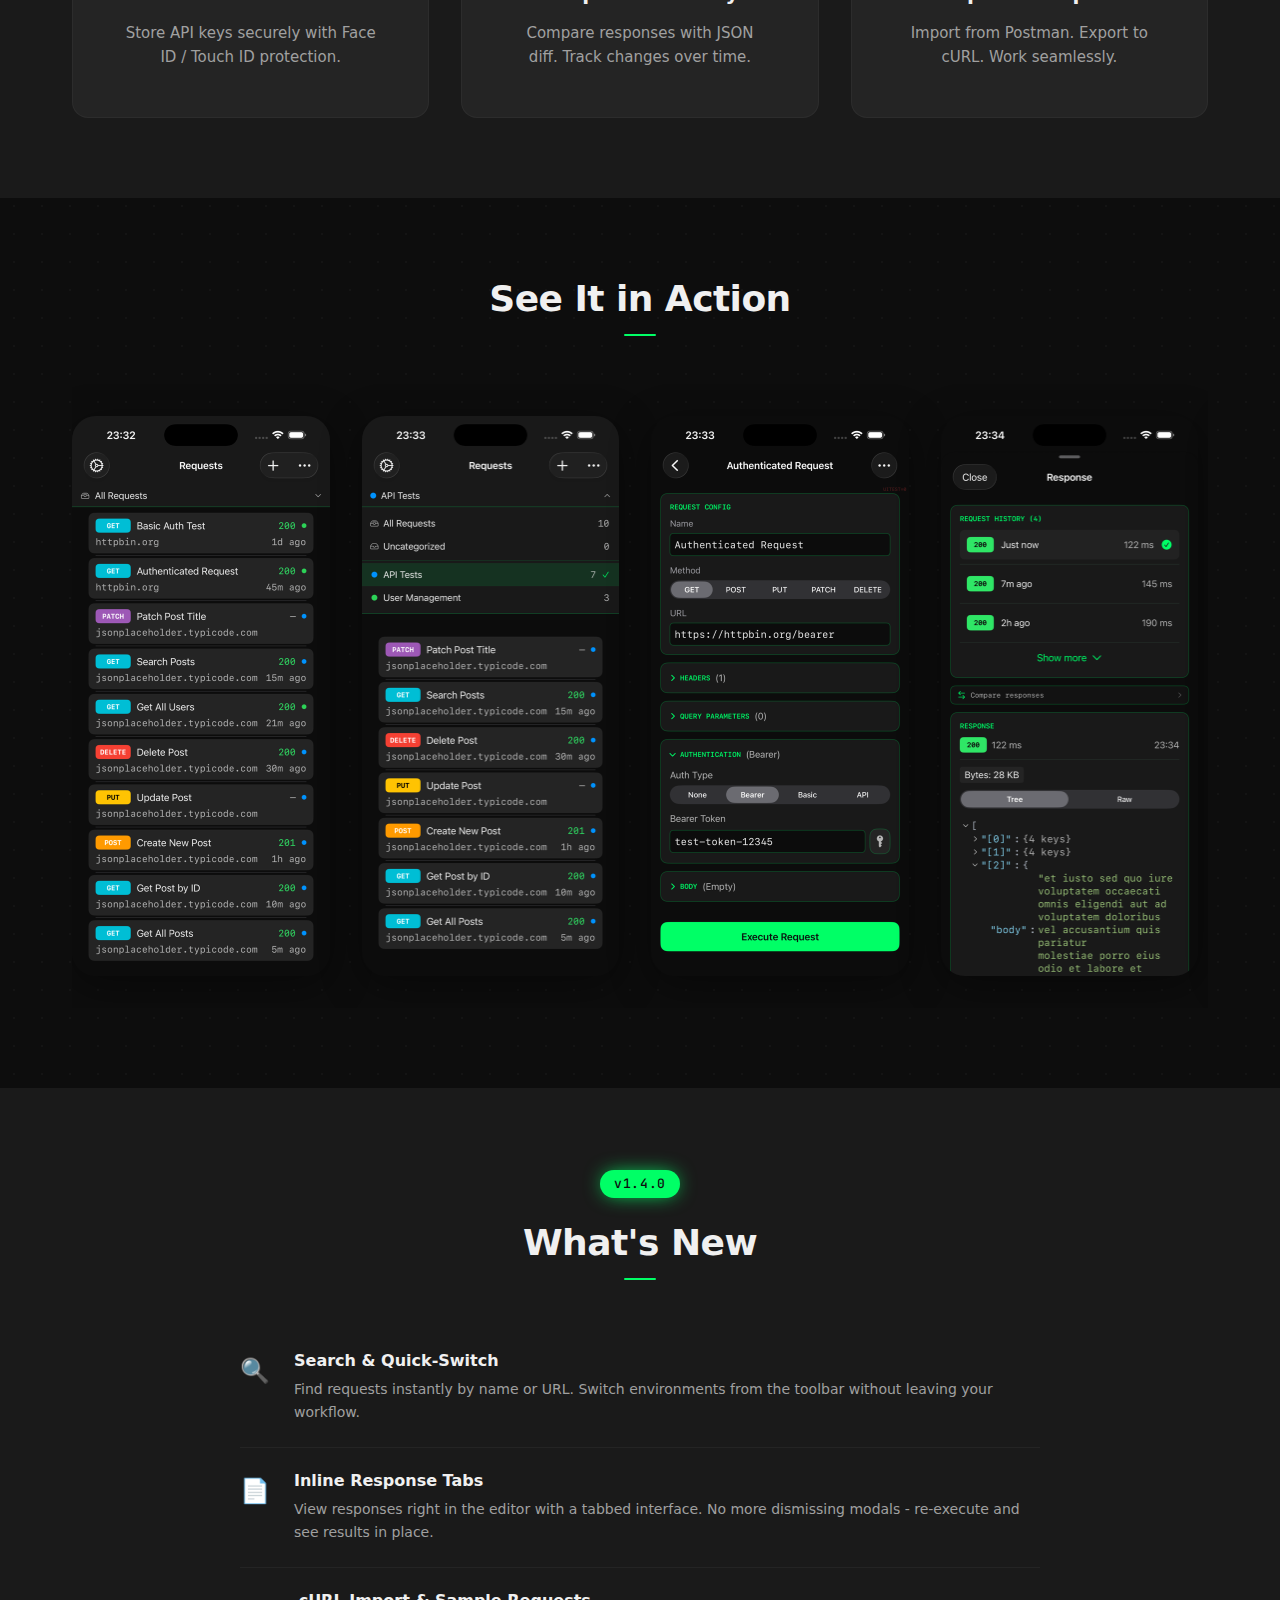
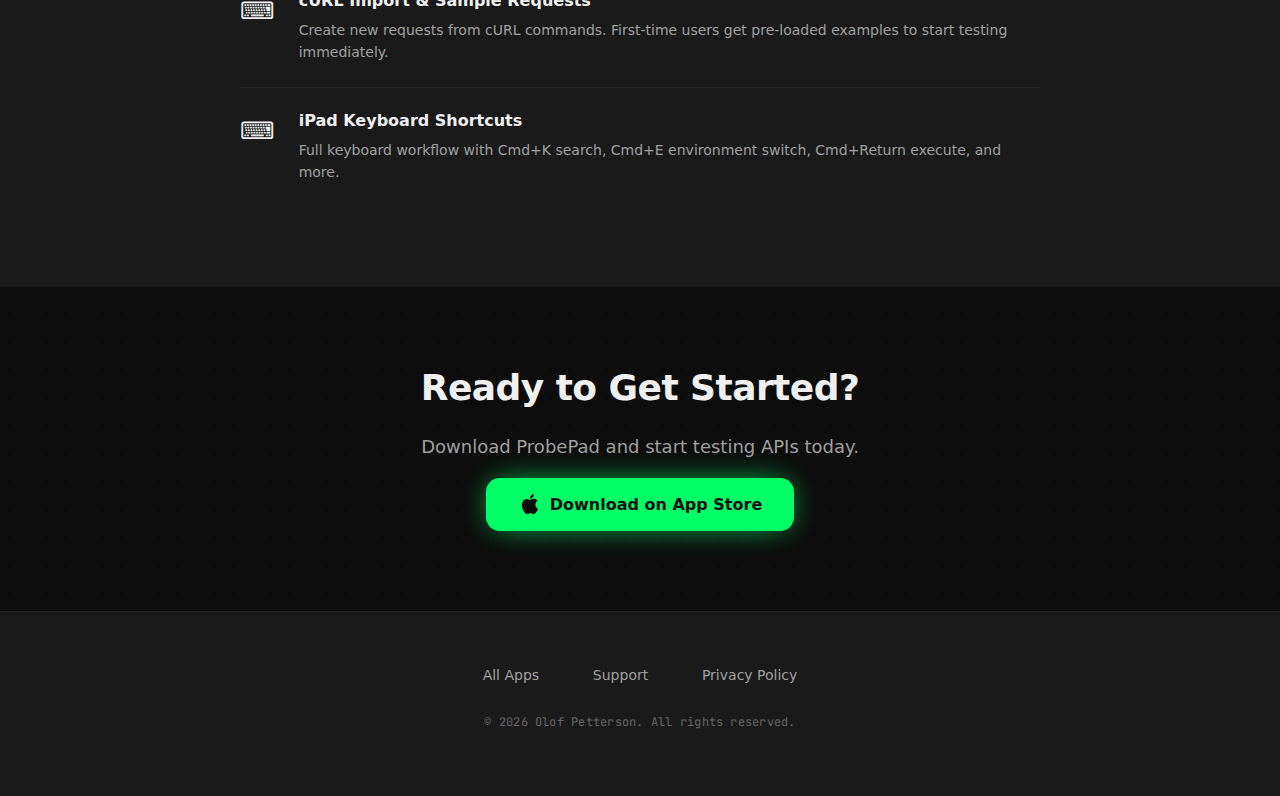
<file: docs/probepad/index.html>
<!DOCTYPE html>
<html lang="en">
<head>
  <meta charset="UTF-8">
  <meta name="viewport" content="width=device-width, initial-scale=1.0">
  <meta name="description" content="ProbePad - Test REST APIs on iPhone & iPad. A powerful, privacy-focused API testing app with collections, environments, and secure secrets vault.">

  <!-- Open Graph -->
  <meta property="og:title" content="ProbePad - Test REST APIs on iPhone & iPad">
  <meta property="og:description" content="A powerful, privacy-focused API testing app. Build requests, organize collections, and debug responses - all from your pocket.">
  <meta property="og:type" content="website">
  <meta property="og:url" content="https://olofpetterson.github.io/op-apps/probepad/">
  <!-- Twitter Card -->
  <meta name="twitter:card" content="summary_large_image">
  <meta name="twitter:title" content="ProbePad - Test REST APIs on iPhone & iPad">
  <meta name="twitter:description" content="A powerful, privacy-focused API testing app for iOS.">

  <!-- Language alternates -->
  <link rel="alternate" hreflang="en" href="?lang=en">
  <link rel="alternate" hreflang="de" href="?lang=de">
  <link rel="alternate" hreflang="es" href="?lang=es">
  <link rel="alternate" hreflang="ja" href="?lang=ja">

  <link rel="icon" href="favicon.ico">
  <link rel="stylesheet" href="../shared/styles.css">
  <style>
    :root {
      --color-accent: #00FF66;
      --color-accent-hover: #33FF85;
    }
    .app-icon {
      box-shadow: 0 20px 60px rgba(0, 255, 102, 0.2);
    }
  </style>
  <title>ProbePad - Test REST APIs on iPhone & iPad</title>
</head>
<body>
  <!-- Navigation -->
  <nav class="navbar" role="navigation" aria-label="Main navigation">
    <div class="nav-content">
      <a href="index.html" class="logo" aria-label="ProbePad Home">
        <img src="app-icon.png" alt="" class="logo-icon" width="32" height="32">
        ProbePad
      </a>
      <div class="nav-links">
        <a href="support.html" data-i18n="nav.support">Support</a>
        <a href="privacy.html" data-i18n="nav.privacy">Privacy</a>
      </div>
      <div class="language-switcher" role="group" aria-label="Language selection">
        <button class="lang-btn active" data-lang="en" aria-label="English">EN</button>
        <button class="lang-btn" data-lang="de" aria-label="Deutsch">DE</button>
        <button class="lang-btn" data-lang="es" aria-label="Español">ES</button>
        <button class="lang-btn" data-lang="ja" aria-label="Japanese">JA</button>
      </div>
    </div>
  </nav>

  <!-- Hero Section -->
  <section class="hero" aria-labelledby="hero-title">
    <div class="hero-content">
      <img src="app-icon.png" alt="ProbePad app icon" class="app-icon" width="120" height="120">
      <h1 id="hero-title" data-i18n="hero.title">Test REST APIs on iPhone & iPad</h1>
      <p class="hero-subtitle" data-i18n="hero.subtitle">ProbePad is a powerful, privacy-focused API testing app. Build requests, organize collections, and debug responses - all from your pocket.</p>
      <div class="hero-badges">
        <span class="badge" data-i18n="hero.badge.privacy">100% Private</span>
        <span class="badge" data-i18n="hero.badge.offline">Works Offline</span>
        <span class="badge" data-i18n="hero.badge.pro">PRO Features</span>
      </div>
      <a href="https://apps.apple.com/us/app/probepad/id6757448741" class="cta-button" data-i18n="hero.cta" target="_blank" rel="noopener">
        Download on App Store
      </a>
    </div>
  </section>

  <!-- Features Section -->
  <section class="features" aria-labelledby="features-title">
    <div class="container">
      <div class="section-header">
        <h2 id="features-title" data-i18n="features.title">Everything You Need</h2>
        <p data-i18n="features.subtitle">Professional API testing tools, designed for mobile.</p>
      </div>
      <div class="features-grid">
        <article class="feature-card">
          <span class="feature-icon" aria-hidden="true">&#128225;</span>
          <h3 data-i18n="features.requests.title">HTTP Requests</h3>
          <p data-i18n="features.requests.desc">GET, POST, PUT, PATCH, DELETE with full header and body control.</p>
        </article>
        <article class="feature-card">
          <span class="feature-icon" aria-hidden="true">&#128193;</span>
          <h3 data-i18n="features.collections.title">Collections</h3>
          <p data-i18n="features.collections.desc">Organize requests into folders. Keep your workspace tidy.</p>
        </article>
        <article class="feature-card">
          <span class="feature-icon" aria-hidden="true">&#127760;</span>
          <h3 data-i18n="features.environments.title">Environments</h3>
          <p data-i18n="features.environments.desc">Switch between dev, staging, and production with one tap.</p>
        </article>
        <article class="feature-card">
          <span class="feature-icon" aria-hidden="true">&#128274;</span>
          <h3 data-i18n="features.vault.title">Secrets Vault</h3>
          <p data-i18n="features.vault.desc">Store API keys securely with Face ID / Touch ID protection.</p>
        </article>
        <article class="feature-card">
          <span class="feature-icon" aria-hidden="true">&#128200;</span>
          <h3 data-i18n="features.history.title">Response History</h3>
          <p data-i18n="features.history.desc">Compare responses with JSON diff. Track changes over time.</p>
        </article>
        <article class="feature-card">
          <span class="feature-icon" aria-hidden="true">&#128257;</span>
          <h3 data-i18n="features.import.title">Import & Export</h3>
          <p data-i18n="features.import.desc">Import from Postman. Export to cURL. Work seamlessly.</p>
        </article>
      </div>
    </div>
  </section>

  <!-- Screenshots Section -->
  <section class="screenshots" aria-labelledby="screenshots-title">
    <div class="container">
      <div class="section-header">
        <h2 id="screenshots-title" data-i18n="screenshots.title">See It in Action</h2>
      </div>
      <div class="screenshots-carousel" role="region" aria-label="App screenshots">
        <img src="screenshot-1.png" alt="ProbePad request editor" class="screenshot" loading="lazy">
        <img src="screenshot-2.png" alt="ProbePad response view" class="screenshot" loading="lazy">
        <img src="screenshot-3.png" alt="ProbePad collections" class="screenshot" loading="lazy">
        <img src="screenshot-4.png" alt="ProbePad environments" class="screenshot" loading="lazy">
        <img src="screenshot-5.png" alt="ProbePad secrets vault" class="screenshot" loading="lazy">
        <img src="screenshot-6.png" alt="ProbePad settings" class="screenshot" loading="lazy">
      </div>
    </div>
  </section>

  <!-- What's New Section -->
  <section class="whats-new" aria-labelledby="whatsnew-title">
    <div class="container">
      <div class="section-header">
        <span class="version-tag">v1.4.0</span>
        <h2 id="whatsnew-title" data-i18n="whatsnew.title">What's New</h2>
      </div>
      <div class="whats-new-list">
        <div class="whats-new-item">
          <span class="whats-new-icon" aria-hidden="true">&#128269;</span>
          <div class="whats-new-content">
            <h3 data-i18n="whatsnew.item1.title">Search & Quick-Switch</h3>
            <p data-i18n="whatsnew.item1.desc">Find requests instantly by name or URL. Switch environments from the toolbar without leaving your workflow.</p>
          </div>
        </div>
        <div class="whats-new-item">
          <span class="whats-new-icon" aria-hidden="true">&#128196;</span>
          <div class="whats-new-content">
            <h3 data-i18n="whatsnew.item2.title">Inline Response Tabs</h3>
            <p data-i18n="whatsnew.item2.desc">View responses right in the editor with a tabbed interface. No more dismissing modals - re-execute and see results in place.</p>
          </div>
        </div>
        <div class="whats-new-item">
          <span class="whats-new-icon" aria-hidden="true">&#9000;</span>
          <div class="whats-new-content">
            <h3 data-i18n="whatsnew.item3.title">cURL Import & Sample Requests</h3>
            <p data-i18n="whatsnew.item3.desc">Create new requests from cURL commands. First-time users get pre-loaded examples to start testing immediately.</p>
          </div>
        </div>
        <div class="whats-new-item">
          <span class="whats-new-icon" aria-hidden="true">&#9000;</span>
          <div class="whats-new-content">
            <h3 data-i18n="whatsnew.item4.title">iPad Keyboard Shortcuts</h3>
            <p data-i18n="whatsnew.item4.desc">Full keyboard workflow with Cmd+K search, Cmd+E environment switch, Cmd+Return execute, and more.</p>
          </div>
        </div>
      </div>
    </div>
  </section>

  <!-- Download Section -->
  <section class="download" id="download" aria-labelledby="download-title">
    <div class="container">
      <h2 id="download-title" data-i18n="download.title">Ready to Get Started?</h2>
      <p data-i18n="download.subtitle">Download ProbePad and start testing APIs today.</p>
      <a href="https://apps.apple.com/us/app/probepad/id6757448741" class="cta-button" target="_blank" rel="noopener" aria-label="Download ProbePad on the App Store">
        <svg width="24" height="24" viewBox="0 0 24 24" fill="currentColor" aria-hidden="true">
          <path d="M18.71 19.5c-.83 1.24-1.71 2.45-3.05 2.47-1.34.03-1.77-.79-3.29-.79-1.53 0-2 .77-3.27.82-1.31.05-2.3-1.32-3.14-2.53C4.25 17 2.94 12.45 4.7 9.39c.87-1.52 2.43-2.48 4.12-2.51 1.28-.02 2.5.87 3.29.87.78 0 2.26-1.07 3.81-.91.65.03 2.47.26 3.64 1.98-.09.06-2.17 1.28-2.15 3.81.03 3.02 2.65 4.03 2.68 4.04-.03.07-.42 1.44-1.38 2.83M13 3.5c.73-.83 1.94-1.46 2.94-1.5.13 1.17-.34 2.35-1.04 3.19-.69.85-1.83 1.51-2.95 1.42-.15-1.15.41-2.35 1.05-3.11z"/>
        </svg>
        <span data-i18n="hero.cta">Download on App Store</span>
      </a>
    </div>
  </section>

  <!-- Footer -->
  <footer role="contentinfo">
    <div class="container">
      <nav class="footer-links" aria-label="Footer navigation">
        <a href="../">All Apps</a>
        <a href="support.html" data-i18n="footer.support">Support</a>
        <a href="privacy.html" data-i18n="footer.privacy">Privacy Policy</a>
      </nav>
      <p class="copyright" data-i18n="footer.copyright">&copy; 2026 Olof Petterson. All rights reserved.</p>
    </div>
  </footer>

  <script src="i18n.js"></script>
  <script src="../shared/i18n-base.js"></script>
  <script data-goatcounter="https://op-apps.goatcounter.com/count"
          async src="//gc.zgo.at/count.js"></script>
</body>
</html>
</file>
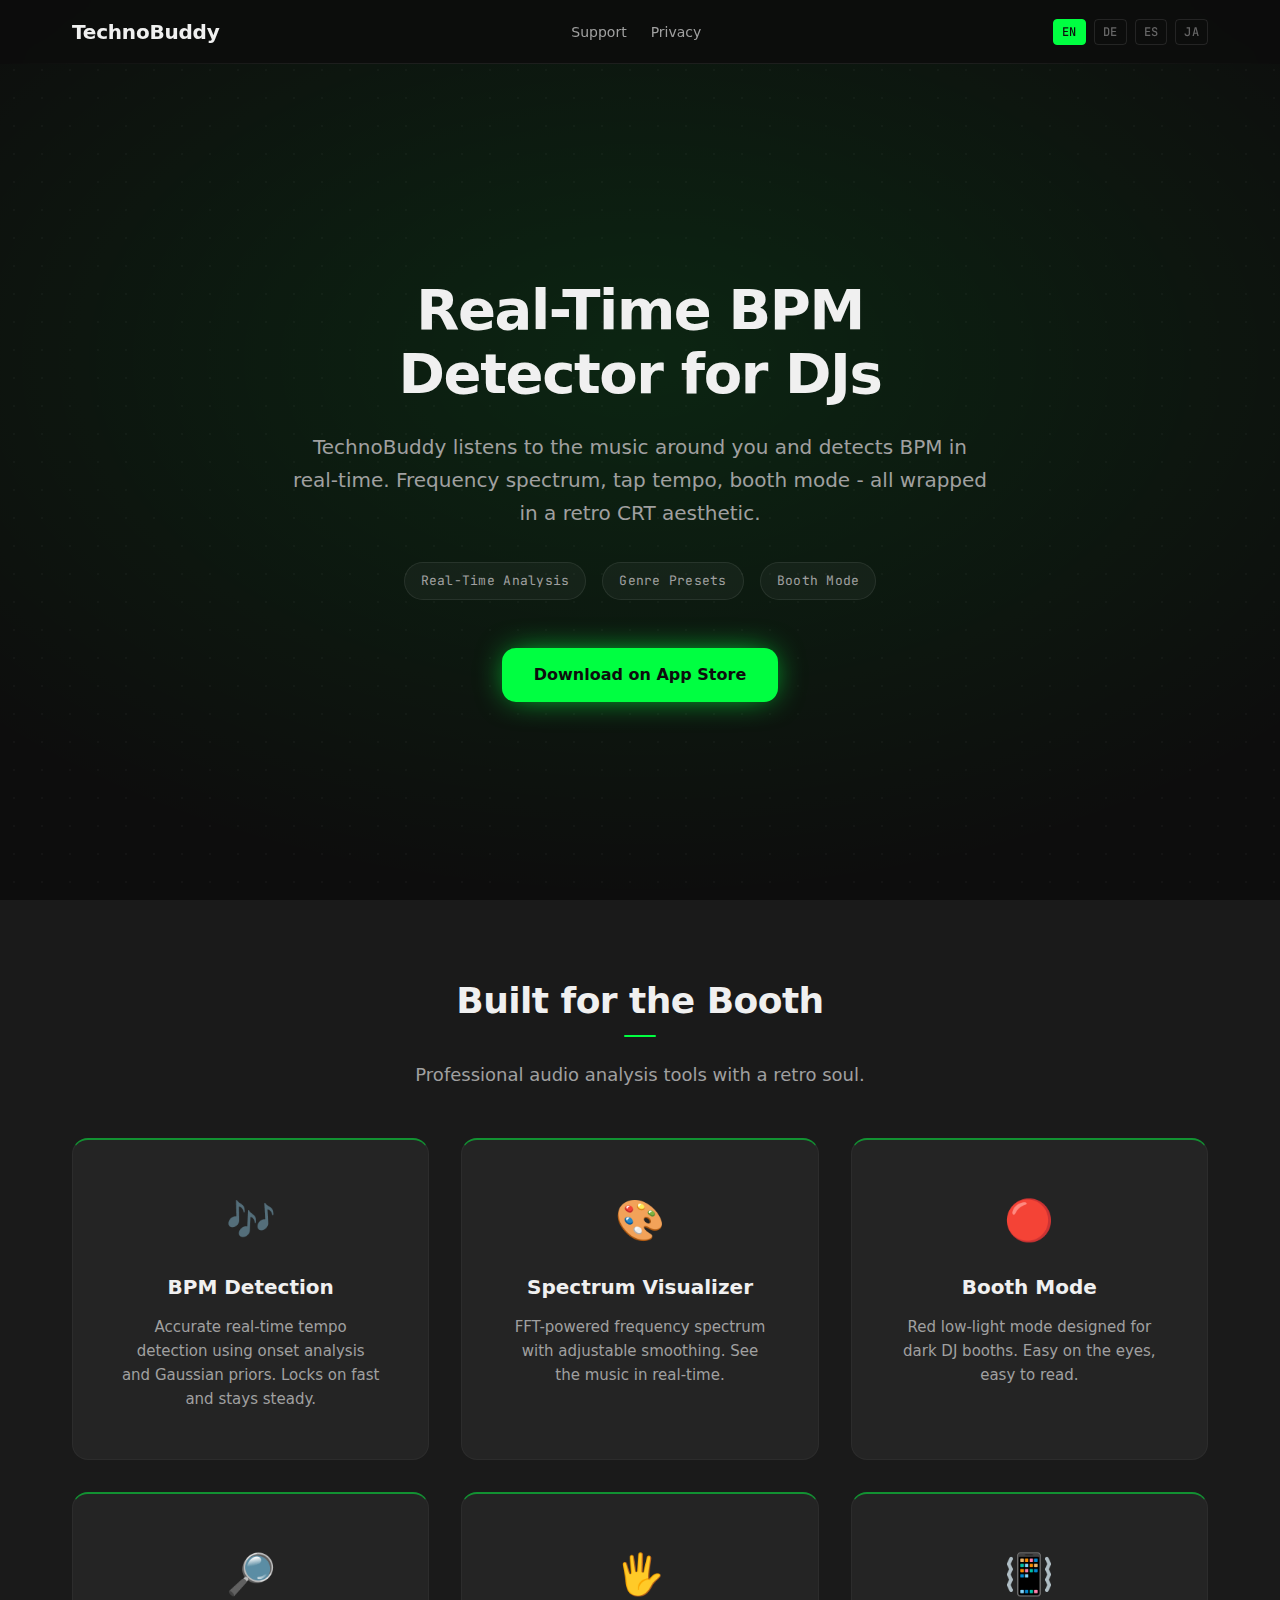
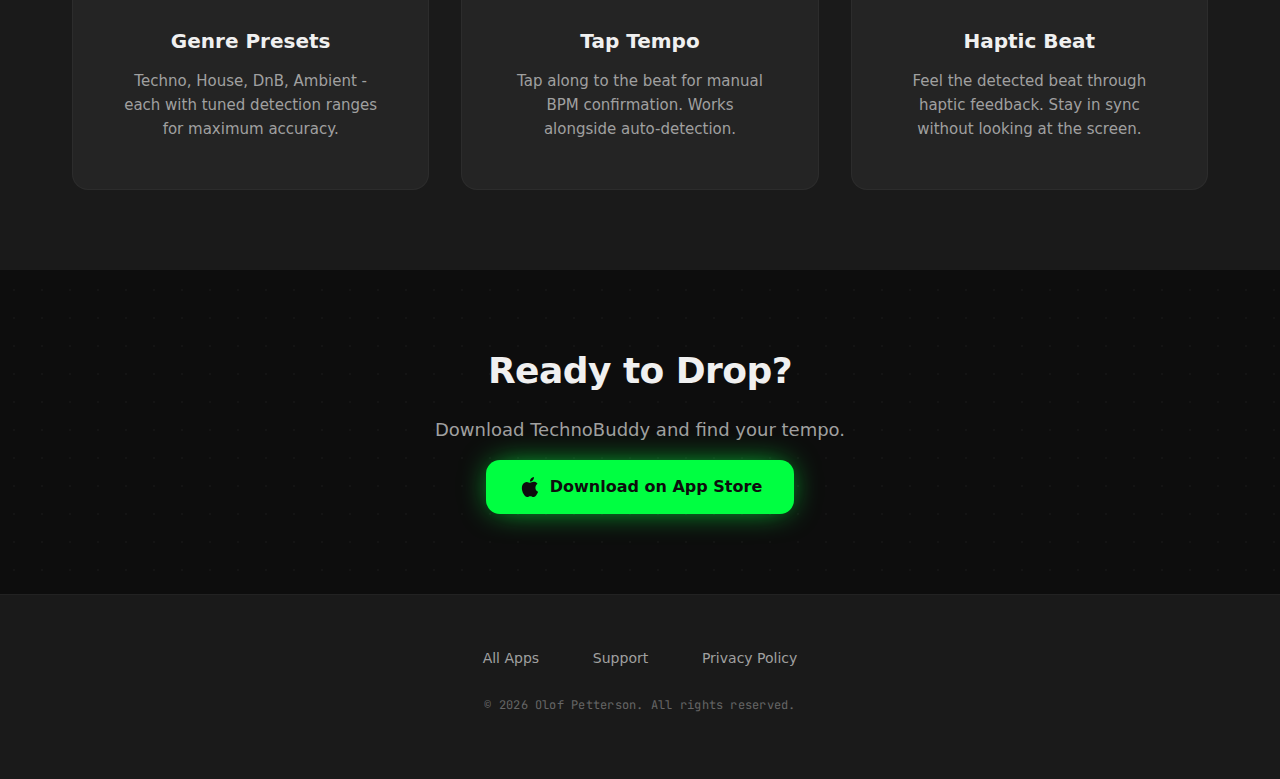
<file: docs/technobuddy/index.html>
<!DOCTYPE html>
<html lang="en">
<head>
  <meta charset="UTF-8">
  <meta name="viewport" content="width=device-width, initial-scale=1.0">
  <meta name="description" content="TechnoBuddy - Real-time BPM detector & audio analyzer for DJs. Spectrum visualizer, tap tempo, booth mode, and genre presets.">

  <!-- Open Graph -->
  <meta property="og:title" content="TechnoBuddy - Real-Time BPM Detector for DJs">
  <meta property="og:description" content="Detect BPM in real-time, visualize frequency spectrum, and tap tempo - all with a retro CRT aesthetic.">
  <meta property="og:type" content="website">
  <meta property="og:url" content="https://olofpetterson.github.io/op-apps/technobuddy/">
  <!-- Twitter Card -->
  <meta name="twitter:card" content="summary_large_image">
  <meta name="twitter:title" content="TechnoBuddy - Real-Time BPM Detector for DJs">
  <meta name="twitter:description" content="Detect BPM in real-time with a retro CRT aesthetic.">

  <!-- Language alternates -->
  <link rel="alternate" hreflang="en" href="?lang=en">
  <link rel="alternate" hreflang="de" href="?lang=de">
  <link rel="alternate" hreflang="es" href="?lang=es">
  <link rel="alternate" hreflang="ja" href="?lang=ja">

  <link rel="stylesheet" href="../shared/styles.css">
  <style>
    :root {
      --color-accent: #00FF41;
      --color-accent-hover: #33FF6B;
    }
    .app-icon {
      box-shadow: 0 20px 60px rgba(0, 255, 65, 0.2);
    }
  </style>
  <title>TechnoBuddy - Real-Time BPM Detector for DJs</title>
</head>
<body>
  <!-- Navigation -->
  <nav class="navbar" role="navigation" aria-label="Main navigation">
    <div class="nav-content">
      <a href="index.html" class="logo" aria-label="TechnoBuddy Home">
        TechnoBuddy
      </a>
      <div class="nav-links">
        <a href="support.html" data-i18n="nav.support">Support</a>
        <a href="privacy.html" data-i18n="nav.privacy">Privacy</a>
      </div>
      <div class="language-switcher" role="group" aria-label="Language selection">
        <button class="lang-btn active" data-lang="en" aria-label="English">EN</button>
        <button class="lang-btn" data-lang="de" aria-label="Deutsch">DE</button>
        <button class="lang-btn" data-lang="es" aria-label="Español">ES</button>
        <button class="lang-btn" data-lang="ja" aria-label="Japanese">JA</button>
      </div>
    </div>
  </nav>

  <!-- Hero Section -->
  <section class="hero" aria-labelledby="hero-title">
    <div class="hero-content">
      <h1 id="hero-title" data-i18n="hero.title">Real-Time BPM Detector for DJs</h1>
      <p class="hero-subtitle" data-i18n="hero.subtitle">TechnoBuddy listens to the music around you and detects BPM in real-time. Frequency spectrum, tap tempo, booth mode - all wrapped in a retro CRT aesthetic.</p>
      <div class="hero-badges">
        <span class="badge" data-i18n="hero.badge.realtime">Real-Time Analysis</span>
        <span class="badge" data-i18n="hero.badge.genres">Genre Presets</span>
        <span class="badge" data-i18n="hero.badge.booth">Booth Mode</span>
      </div>
      <a href="#download" class="cta-button" data-i18n="hero.cta">
        Download on App Store
      </a>
    </div>
  </section>

  <!-- Features Section -->
  <section class="features" aria-labelledby="features-title">
    <div class="container">
      <div class="section-header">
        <h2 id="features-title" data-i18n="features.title">Built for the Booth</h2>
        <p data-i18n="features.subtitle">Professional audio analysis tools with a retro soul.</p>
      </div>
      <div class="features-grid">
        <article class="feature-card">
          <span class="feature-icon" aria-hidden="true">&#127926;</span>
          <h3 data-i18n="features.bpm.title">BPM Detection</h3>
          <p data-i18n="features.bpm.desc">Accurate real-time tempo detection using onset analysis and Gaussian priors. Locks on fast and stays steady.</p>
        </article>
        <article class="feature-card">
          <span class="feature-icon" aria-hidden="true">&#127912;</span>
          <h3 data-i18n="features.spectrum.title">Spectrum Visualizer</h3>
          <p data-i18n="features.spectrum.desc">FFT-powered frequency spectrum with adjustable smoothing. See the music in real-time.</p>
        </article>
        <article class="feature-card">
          <span class="feature-icon" aria-hidden="true">&#128308;</span>
          <h3 data-i18n="features.booth.title">Booth Mode</h3>
          <p data-i18n="features.booth.desc">Red low-light mode designed for dark DJ booths. Easy on the eyes, easy to read.</p>
        </article>
        <article class="feature-card">
          <span class="feature-icon" aria-hidden="true">&#128270;</span>
          <h3 data-i18n="features.genres.title">Genre Presets</h3>
          <p data-i18n="features.genres.desc">Techno, House, DnB, Ambient - each with tuned detection ranges for maximum accuracy.</p>
        </article>
        <article class="feature-card">
          <span class="feature-icon" aria-hidden="true">&#128400;</span>
          <h3 data-i18n="features.tap.title">Tap Tempo</h3>
          <p data-i18n="features.tap.desc">Tap along to the beat for manual BPM confirmation. Works alongside auto-detection.</p>
        </article>
        <article class="feature-card">
          <span class="feature-icon" aria-hidden="true">&#128243;</span>
          <h3 data-i18n="features.haptic.title">Haptic Beat</h3>
          <p data-i18n="features.haptic.desc">Feel the detected beat through haptic feedback. Stay in sync without looking at the screen.</p>
        </article>
      </div>
    </div>
  </section>

  <!-- Download Section -->
  <section class="download" id="download" aria-labelledby="download-title">
    <div class="container">
      <h2 id="download-title" data-i18n="download.title">Ready to Drop?</h2>
      <p data-i18n="download.subtitle">Download TechnoBuddy and find your tempo.</p>
      <a href="#" class="cta-button" target="_blank" rel="noopener" aria-label="Download TechnoBuddy on the App Store">
        <svg width="24" height="24" viewBox="0 0 24 24" fill="currentColor" aria-hidden="true">
          <path d="M18.71 19.5c-.83 1.24-1.71 2.45-3.05 2.47-1.34.03-1.77-.79-3.29-.79-1.53 0-2 .77-3.27.82-1.31.05-2.3-1.32-3.14-2.53C4.25 17 2.94 12.45 4.7 9.39c.87-1.52 2.43-2.48 4.12-2.51 1.28-.02 2.5.87 3.29.87.78 0 2.26-1.07 3.81-.91.65.03 2.47.26 3.64 1.98-.09.06-2.17 1.28-2.15 3.81.03 3.02 2.65 4.03 2.68 4.04-.03.07-.42 1.44-1.38 2.83M13 3.5c.73-.83 1.94-1.46 2.94-1.5.13 1.17-.34 2.35-1.04 3.19-.69.85-1.83 1.51-2.95 1.42-.15-1.15.41-2.35 1.05-3.11z"/>
        </svg>
        <span data-i18n="hero.cta">Download on App Store</span>
      </a>
    </div>
  </section>

  <!-- Footer -->
  <footer role="contentinfo">
    <div class="container">
      <nav class="footer-links" aria-label="Footer navigation">
        <a href="../">All Apps</a>
        <a href="support.html" data-i18n="footer.support">Support</a>
        <a href="privacy.html" data-i18n="footer.privacy">Privacy Policy</a>
      </nav>
      <p class="copyright" data-i18n="footer.copyright">&copy; 2026 Olof Petterson. All rights reserved.</p>
    </div>
  </footer>

  <script src="i18n.js"></script>
  <script src="../shared/i18n-base.js"></script>
  <script data-goatcounter="https://op-apps.goatcounter.com/count"
          async src="//gc.zgo.at/count.js"></script>
</body>
</html>
</file>
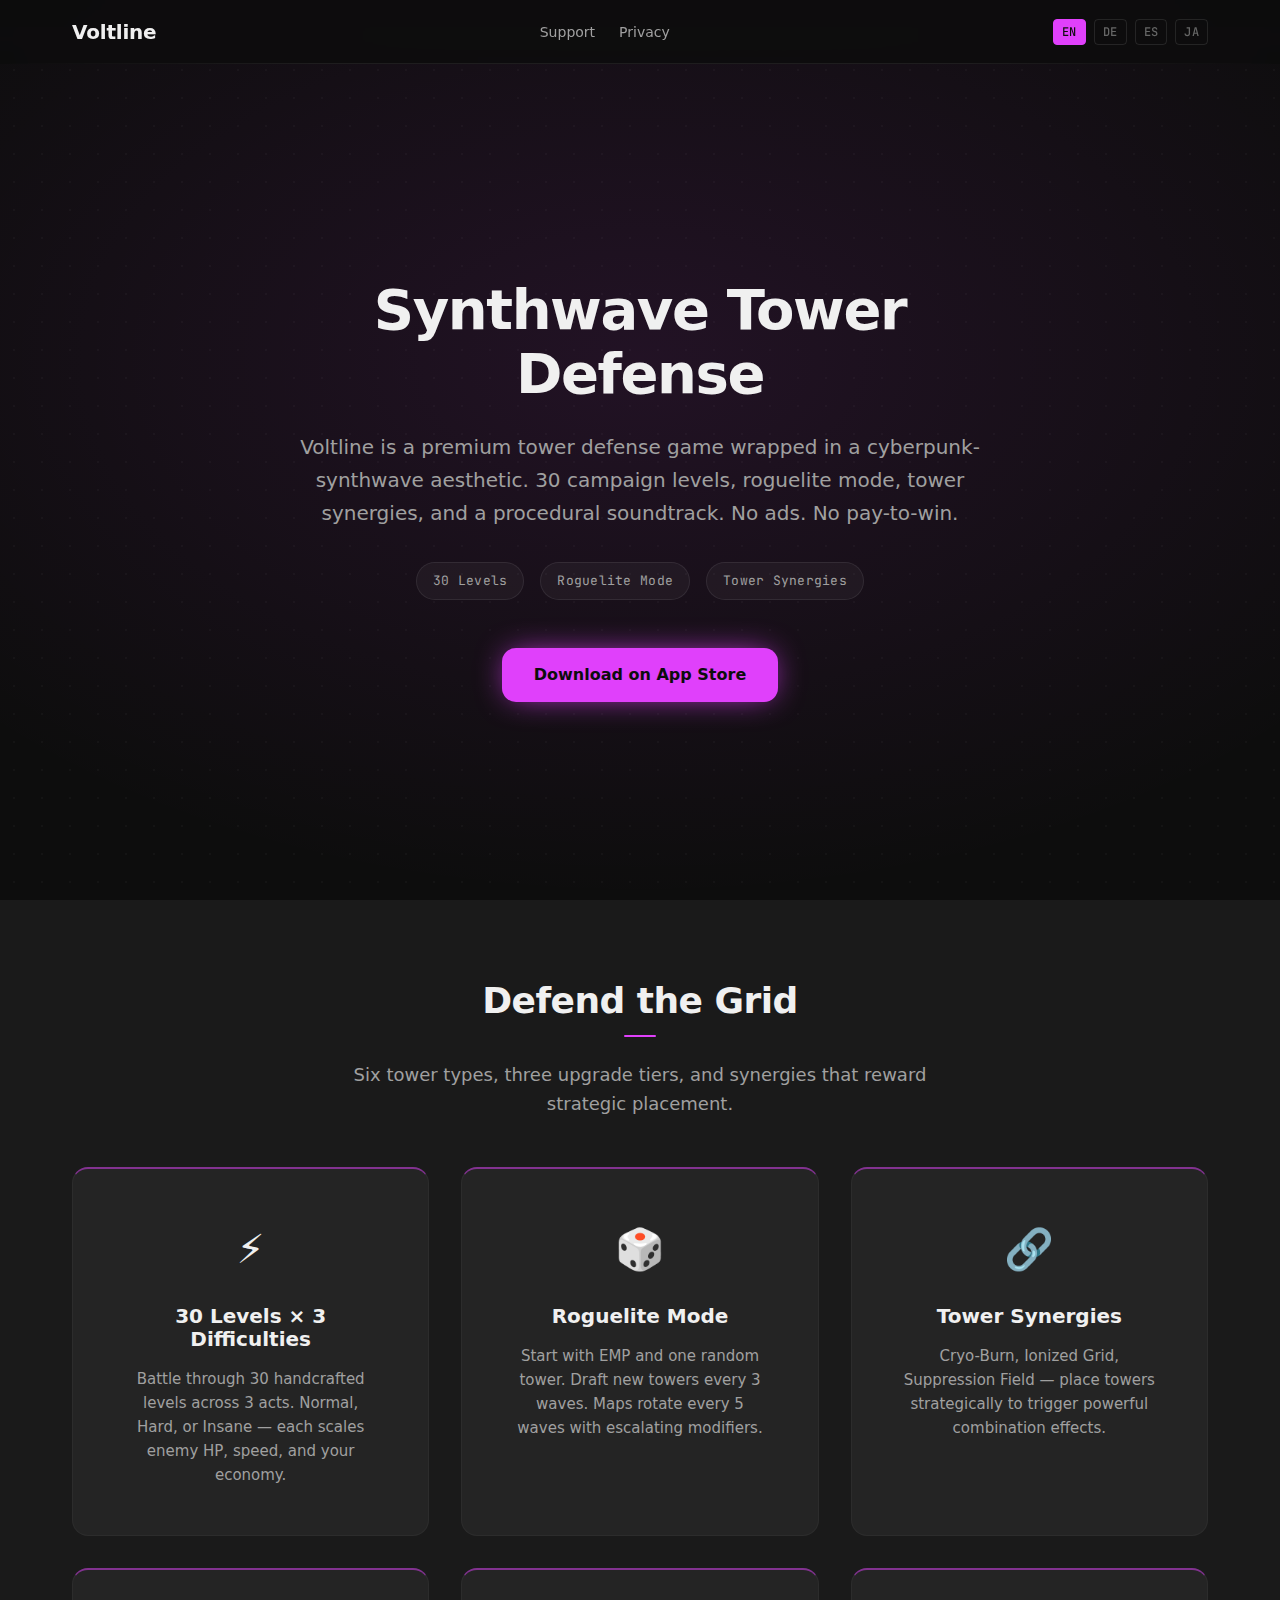
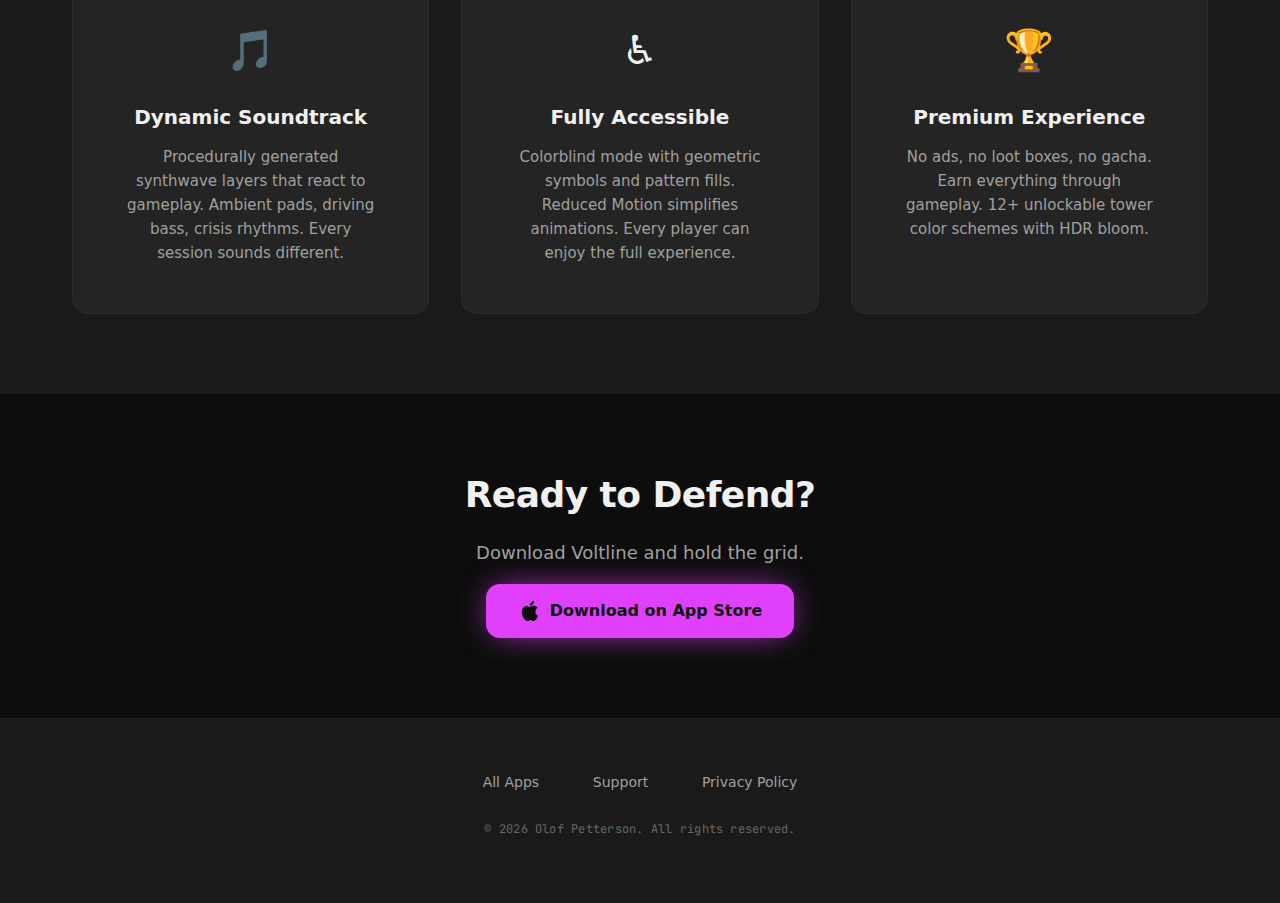
<file: docs/voltline/index.html>
<!DOCTYPE html>
<html lang="en">
<head>
  <meta charset="UTF-8">
  <meta name="viewport" content="width=device-width, initial-scale=1.0">
  <meta name="description" content="Voltline: Tower Defense - Synthwave tower defense with roguelite mode, tower synergies, and a dynamic procedural soundtrack. No ads, no pay-to-win.">

  <!-- Open Graph -->
  <meta property="og:title" content="Voltline: Tower Defense - Synthwave Tower Defense">
  <meta property="og:description" content="Premium tower defense with cyberpunk aesthetics. 30 levels, roguelite mode, tower synergies, and a procedural synthwave soundtrack.">
  <meta property="og:type" content="website">
  <meta property="og:url" content="https://olofpetterson.github.io/op-apps/voltline/">
  <!-- Twitter Card -->
  <meta name="twitter:card" content="summary_large_image">
  <meta name="twitter:title" content="Voltline: Tower Defense - Synthwave Tower Defense">
  <meta name="twitter:description" content="Premium tower defense with cyberpunk aesthetics. No ads, no pay-to-win.">

  <!-- Language alternates -->
  <link rel="alternate" hreflang="en" href="?lang=en">
  <link rel="alternate" hreflang="de" href="?lang=de">
  <link rel="alternate" hreflang="es" href="?lang=es">
  <link rel="alternate" hreflang="ja" href="?lang=ja">

  <link rel="stylesheet" href="../shared/styles.css">
  <style>
    :root {
      --color-accent: #E040FB;
      --color-accent-hover: #EA6FFC;
    }
    .app-icon {
      box-shadow: 0 20px 60px rgba(224, 64, 251, 0.2);
    }
  </style>
  <title>Voltline: Tower Defense - Synthwave Tower Defense</title>
</head>
<body>
  <!-- Navigation -->
  <nav class="navbar" role="navigation" aria-label="Main navigation">
    <div class="nav-content">
      <a href="index.html" class="logo" aria-label="Voltline Home">
        Voltline
      </a>
      <div class="nav-links">
        <a href="support.html" data-i18n="nav.support">Support</a>
        <a href="privacy.html" data-i18n="nav.privacy">Privacy</a>
      </div>
      <div class="language-switcher" role="group" aria-label="Language selection">
        <button class="lang-btn active" data-lang="en" aria-label="English">EN</button>
        <button class="lang-btn" data-lang="de" aria-label="Deutsch">DE</button>
        <button class="lang-btn" data-lang="es" aria-label="Español">ES</button>
        <button class="lang-btn" data-lang="ja" aria-label="Japanese">JA</button>
      </div>
    </div>
  </nav>

  <!-- Hero Section -->
  <section class="hero" aria-labelledby="hero-title">
    <div class="hero-content">
      <h1 id="hero-title" data-i18n="hero.title">Synthwave Tower Defense</h1>
      <p class="hero-subtitle" data-i18n="hero.subtitle">Voltline is a premium tower defense game wrapped in a cyberpunk-synthwave aesthetic. 30 campaign levels, roguelite mode, tower synergies, and a procedural soundtrack. No ads. No pay-to-win.</p>
      <div class="hero-badges">
        <span class="badge" data-i18n="hero.badge.levels">30 Levels</span>
        <span class="badge" data-i18n="hero.badge.roguelite">Roguelite Mode</span>
        <span class="badge" data-i18n="hero.badge.synergies">Tower Synergies</span>
      </div>
      <a href="#download" class="cta-button" data-i18n="hero.cta">
        Download on App Store
      </a>
    </div>
  </section>

  <!-- Features Section -->
  <section class="features" aria-labelledby="features-title">
    <div class="container">
      <div class="section-header">
        <h2 id="features-title" data-i18n="features.title">Defend the Grid</h2>
        <p data-i18n="features.subtitle">Six tower types, three upgrade tiers, and synergies that reward strategic placement.</p>
      </div>
      <div class="features-grid">
        <article class="feature-card">
          <span class="feature-icon" aria-hidden="true">&#9889;</span>
          <h3 data-i18n="features.campaign.title">30 Levels &times; 3 Difficulties</h3>
          <p data-i18n="features.campaign.desc">Battle through 30 handcrafted levels across 3 acts. Normal, Hard, or Insane &mdash; each scales enemy HP, speed, and your economy.</p>
        </article>
        <article class="feature-card">
          <span class="feature-icon" aria-hidden="true">&#127922;</span>
          <h3 data-i18n="features.roguelite.title">Roguelite Mode</h3>
          <p data-i18n="features.roguelite.desc">Start with EMP and one random tower. Draft new towers every 3 waves. Maps rotate every 5 waves with escalating modifiers.</p>
        </article>
        <article class="feature-card">
          <span class="feature-icon" aria-hidden="true">&#128279;</span>
          <h3 data-i18n="features.synergies.title">Tower Synergies</h3>
          <p data-i18n="features.synergies.desc">Cryo-Burn, Ionized Grid, Suppression Field &mdash; place towers strategically to trigger powerful combination effects.</p>
        </article>
        <article class="feature-card">
          <span class="feature-icon" aria-hidden="true">&#127925;</span>
          <h3 data-i18n="features.soundtrack.title">Dynamic Soundtrack</h3>
          <p data-i18n="features.soundtrack.desc">Procedurally generated synthwave layers that react to gameplay. Ambient pads, driving bass, crisis rhythms. Every session sounds different.</p>
        </article>
        <article class="feature-card">
          <span class="feature-icon" aria-hidden="true">&#9855;</span>
          <h3 data-i18n="features.accessible.title">Fully Accessible</h3>
          <p data-i18n="features.accessible.desc">Colorblind mode with geometric symbols and pattern fills. Reduced Motion simplifies animations. Every player can enjoy the full experience.</p>
        </article>
        <article class="feature-card">
          <span class="feature-icon" aria-hidden="true">&#127942;</span>
          <h3 data-i18n="features.premium.title">Premium Experience</h3>
          <p data-i18n="features.premium.desc">No ads, no loot boxes, no gacha. Earn everything through gameplay. 12+ unlockable tower color schemes with HDR bloom.</p>
        </article>
      </div>
    </div>
  </section>

  <!-- Download Section -->
  <section class="download" id="download" aria-labelledby="download-title">
    <div class="container">
      <h2 id="download-title" data-i18n="download.title">Ready to Defend?</h2>
      <p data-i18n="download.subtitle">Download Voltline and hold the grid.</p>
      <a href="#" class="cta-button" target="_blank" rel="noopener" aria-label="Download Voltline on the App Store">
        <svg width="24" height="24" viewBox="0 0 24 24" fill="currentColor" aria-hidden="true">
          <path d="M18.71 19.5c-.83 1.24-1.71 2.45-3.05 2.47-1.34.03-1.77-.79-3.29-.79-1.53 0-2 .77-3.27.82-1.31.05-2.3-1.32-3.14-2.53C4.25 17 2.94 12.45 4.7 9.39c.87-1.52 2.43-2.48 4.12-2.51 1.28-.02 2.5.87 3.29.87.78 0 2.26-1.07 3.81-.91.65.03 2.47.26 3.64 1.98-.09.06-2.17 1.28-2.15 3.81.03 3.02 2.65 4.03 2.68 4.04-.03.07-.42 1.44-1.38 2.83M13 3.5c.73-.83 1.94-1.46 2.94-1.5.13 1.17-.34 2.35-1.04 3.19-.69.85-1.83 1.51-2.95 1.42-.15-1.15.41-2.35 1.05-3.11z"/>
        </svg>
        <span data-i18n="hero.cta">Download on App Store</span>
      </a>
    </div>
  </section>

  <!-- Footer -->
  <footer role="contentinfo">
    <div class="container">
      <nav class="footer-links" aria-label="Footer navigation">
        <a href="../">All Apps</a>
        <a href="support.html" data-i18n="footer.support">Support</a>
        <a href="privacy.html" data-i18n="footer.privacy">Privacy Policy</a>
      </nav>
      <p class="copyright" data-i18n="footer.copyright">&copy; 2026 Olof Petterson. All rights reserved.</p>
    </div>
  </footer>

  <script src="i18n.js"></script>
  <script src="../shared/i18n-base.js"></script>
  <script data-goatcounter="https://op-apps.goatcounter.com/count"
          async src="//gc.zgo.at/count.js"></script>
</body>
</html>
</file>
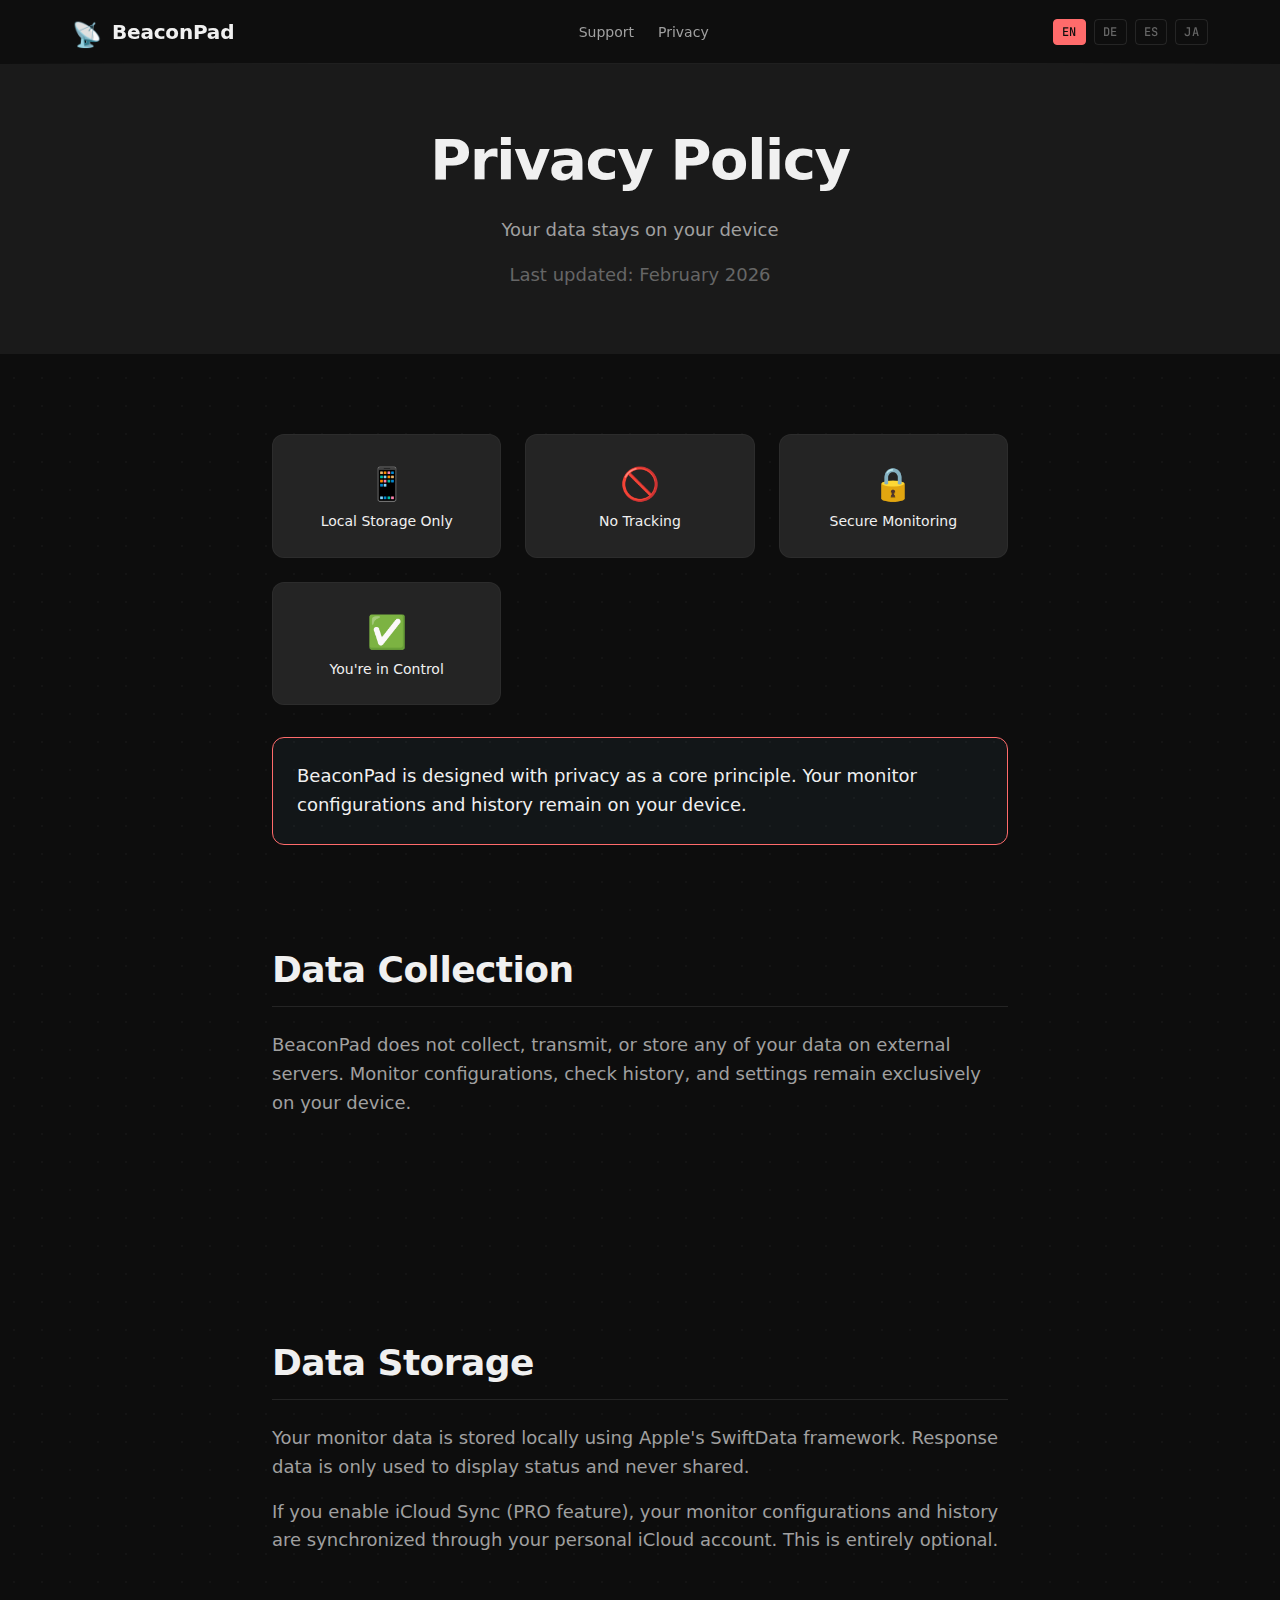
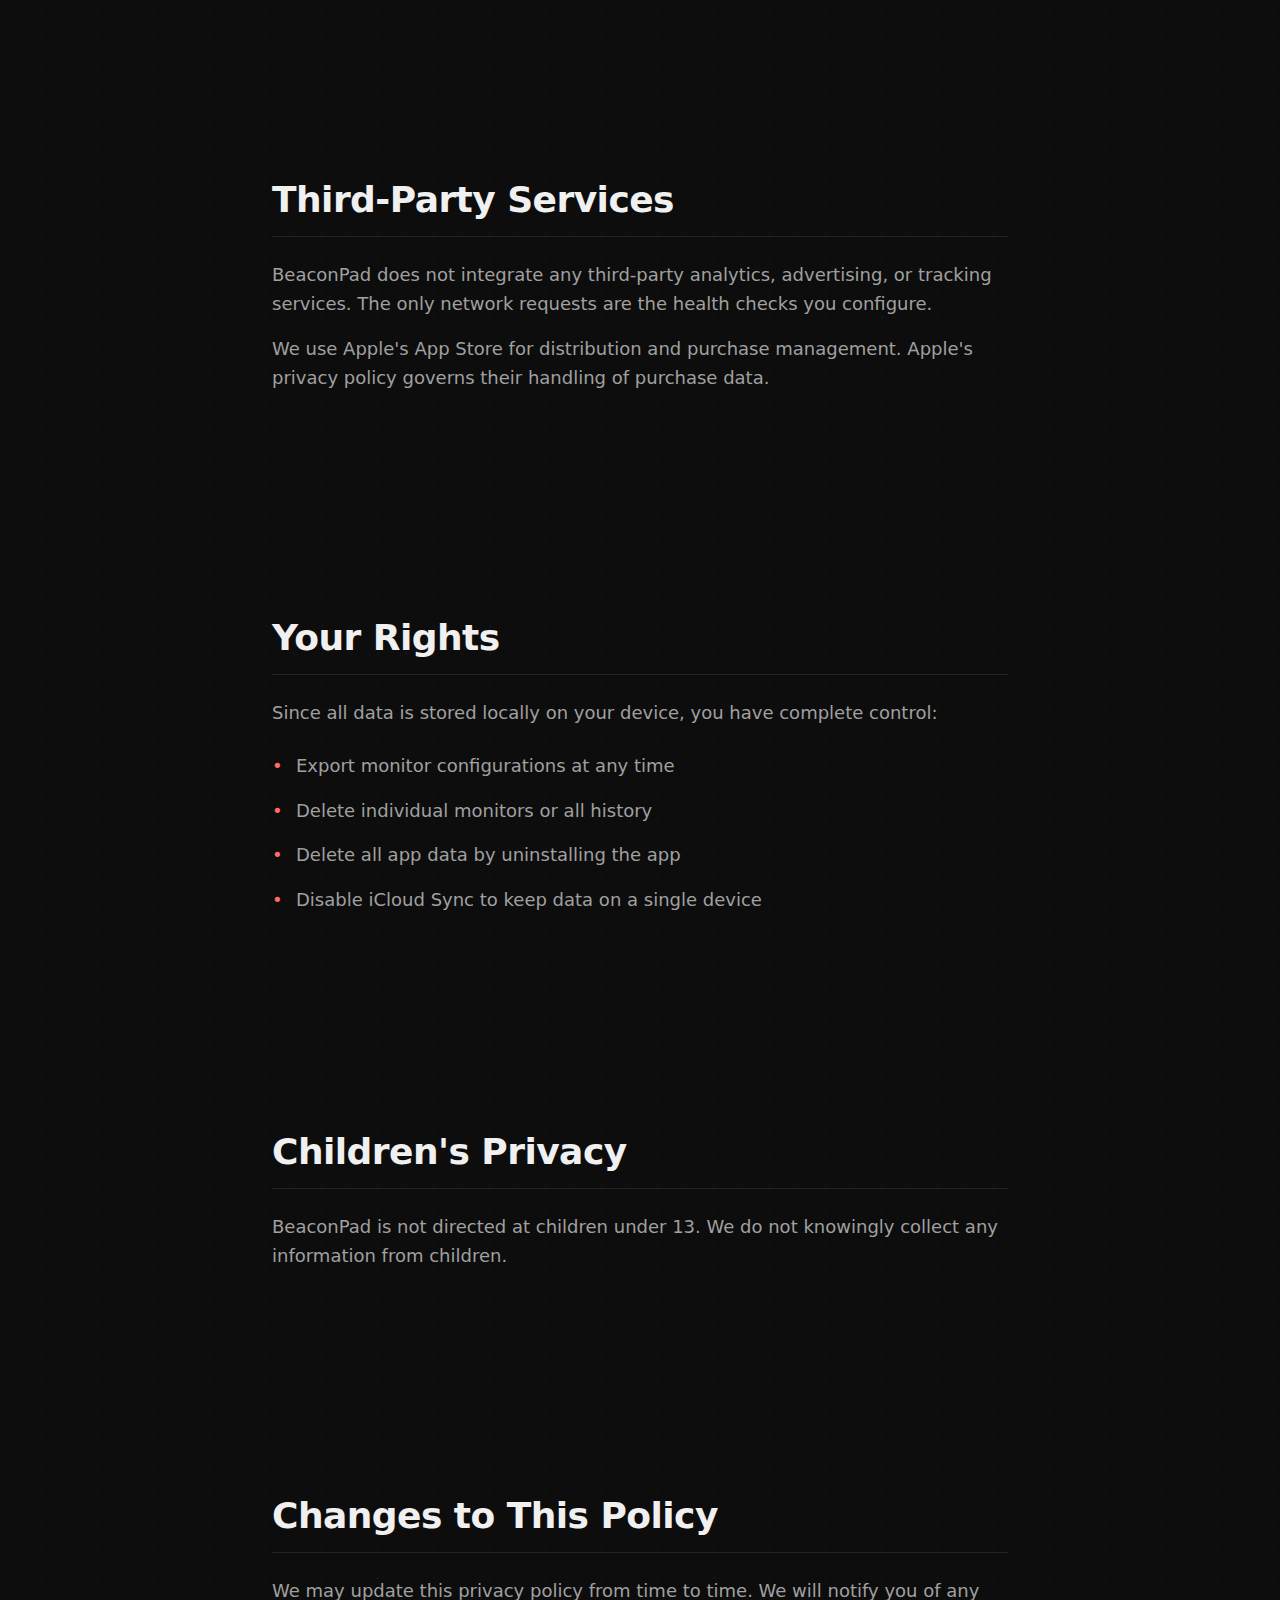
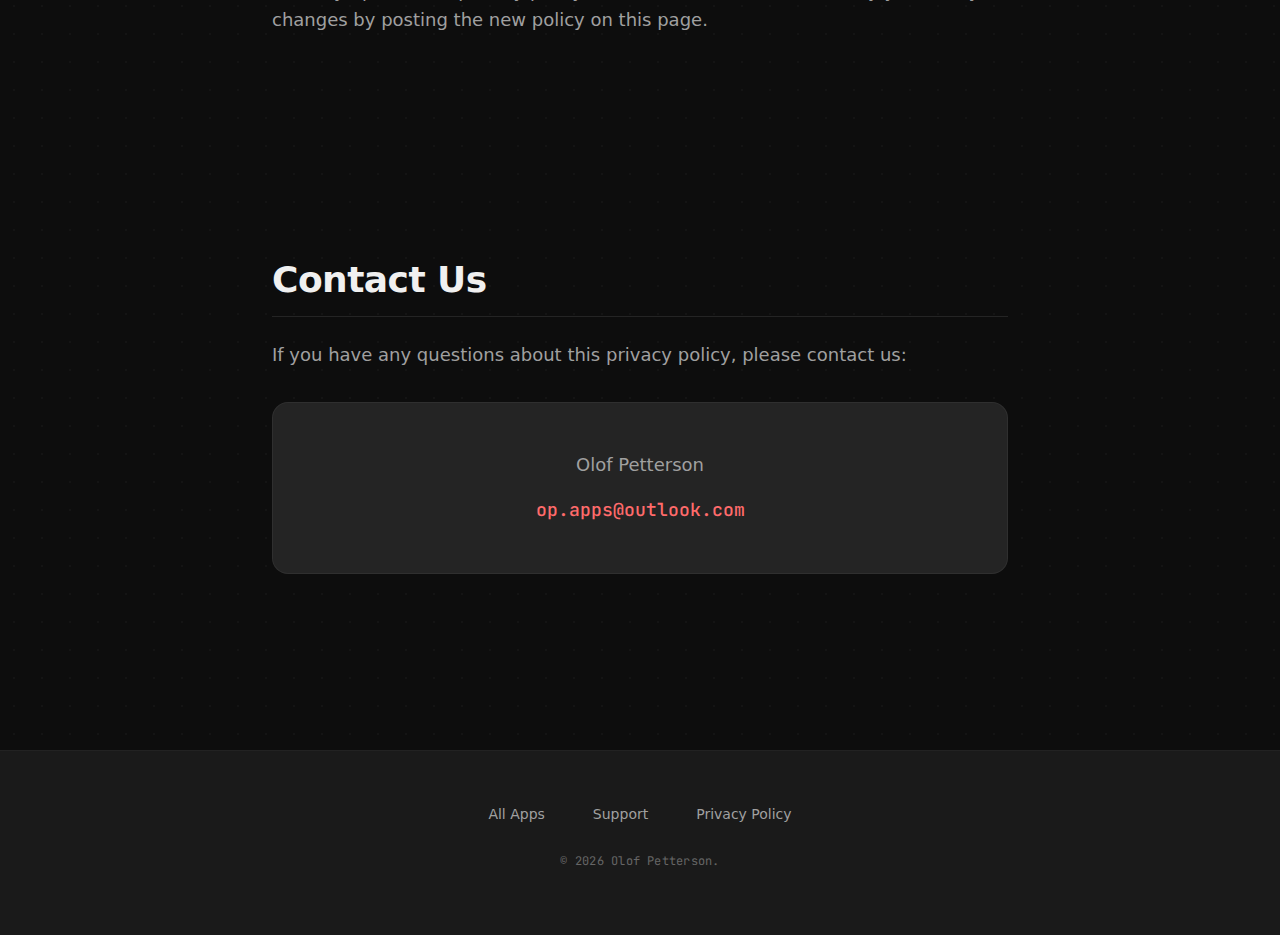
<file: docs/beaconpad/privacy.html>
<!DOCTYPE html>
<html lang="en">
<head>
  <meta charset="UTF-8">
  <meta name="viewport" content="width=device-width, initial-scale=1.0">
  <meta name="description" content="BeaconPad Privacy Policy - Your data stays on your device.">
  <link rel="stylesheet" href="../shared/styles.css">
  <style>:root { --color-accent: #FF6B6B; --color-accent-hover: #FF8585; }</style>
  <title>Privacy Policy - BeaconPad</title>
</head>
<body>
  <nav class="navbar"><div class="nav-content">
    <a href="index.html" class="logo"><span class="logo-icon" style="font-size:1.5rem">&#128225;</span>BeaconPad</a>
    <div class="nav-links"><a href="support.html" data-i18n="nav.support">Support</a><a href="privacy.html" data-i18n="nav.privacy">Privacy</a></div>
    <div class="language-switcher"><button class="lang-btn active" data-lang="en">EN</button><button class="lang-btn" data-lang="de">DE</button><button class="lang-btn" data-lang="es">ES</button><button class="lang-btn" data-lang="ja">JA</button></div>
  </div></nav>

  <header class="page-header"><div class="container"><h1 data-i18n="privacy.title">Privacy Policy</h1><p data-i18n="privacy.subtitle">Your data stays on your device</p><p class="text-muted" data-i18n="privacy.updated">Last updated: February 2026</p></div></header>

  <main class="page-content"><div class="container container--narrow">
    <div class="privacy-highlights">
      <div class="privacy-highlight"><span class="privacy-highlight-icon">&#128241;</span><p data-i18n="privacy.highlights.local">Local Storage Only</p></div>
      <div class="privacy-highlight"><span class="privacy-highlight-icon">&#128683;</span><p data-i18n="privacy.highlights.notrack">No Tracking</p></div>
      <div class="privacy-highlight"><span class="privacy-highlight-icon">&#128274;</span><p data-i18n="privacy.highlights.encrypted">Secure Monitoring</p></div>
      <div class="privacy-highlight"><span class="privacy-highlight-icon">&#9989;</span><p data-i18n="privacy.highlights.control">You're in Control</p></div>
    </div>
    <div class="info-box"><p data-i18n="privacy.intro">BeaconPad is designed with privacy as a core principle.</p></div>
    <section class="content-section"><h2 data-i18n="privacy.collection.title">Data Collection</h2><p data-i18n="privacy.collection.content">BeaconPad does not collect, transmit, or store any of your data on external servers.</p></section>
    <section class="content-section"><h2 data-i18n="privacy.storage.title">Data Storage</h2><p data-i18n="privacy.storage.content">Your monitor data is stored locally using Apple's SwiftData framework.</p><p data-i18n="privacy.storage.icloud">If you enable iCloud Sync (PRO feature), your configurations and history are synchronized through your personal iCloud account.</p></section>
    <section class="content-section"><h2 data-i18n="privacy.thirdparty.title">Third-Party Services</h2><p data-i18n="privacy.thirdparty.content">BeaconPad does not integrate any third-party analytics, advertising, or tracking services.</p><p data-i18n="privacy.thirdparty.appstore">We use Apple's App Store for distribution and purchase management.</p></section>
    <section class="content-section"><h2 data-i18n="privacy.rights.title">Your Rights</h2><p data-i18n="privacy.rights.content">Since all data is stored locally, you have complete control:</p><ul><li data-i18n="privacy.rights.item1">Export monitor configurations at any time</li><li data-i18n="privacy.rights.item2">Delete individual monitors or all history</li><li data-i18n="privacy.rights.item3">Delete all app data by uninstalling</li><li data-i18n="privacy.rights.item4">Disable iCloud Sync to keep data on a single device</li></ul></section>
    <section class="content-section"><h2 data-i18n="privacy.children.title">Children's Privacy</h2><p data-i18n="privacy.children.content">BeaconPad is not directed at children under 13.</p></section>
    <section class="content-section"><h2 data-i18n="privacy.changes.title">Changes to This Policy</h2><p data-i18n="privacy.changes.content">We may update this privacy policy from time to time.</p></section>
    <section class="content-section"><h2 data-i18n="privacy.contact.title">Contact Us</h2><p data-i18n="privacy.contact.content">If you have any questions:</p><div class="contact-card mt-lg"><p>Olof Petterson</p><a href="mailto:op.apps@outlook.com" class="contact-email">op.apps@outlook.com</a></div></section>
  </div></main>

  <footer><div class="container"><nav class="footer-links"><a href="../">All Apps</a><a href="support.html" data-i18n="footer.support">Support</a><a href="privacy.html" data-i18n="footer.privacy">Privacy Policy</a></nav><p class="copyright">&copy; 2026 Olof Petterson.</p></div></footer>
  <script src="i18n.js"></script><script src="../shared/i18n-base.js"></script>
  <script data-goatcounter="https://op-apps.goatcounter.com/count"
          async src="//gc.zgo.at/count.js"></script>
</body>
</html>
</file>
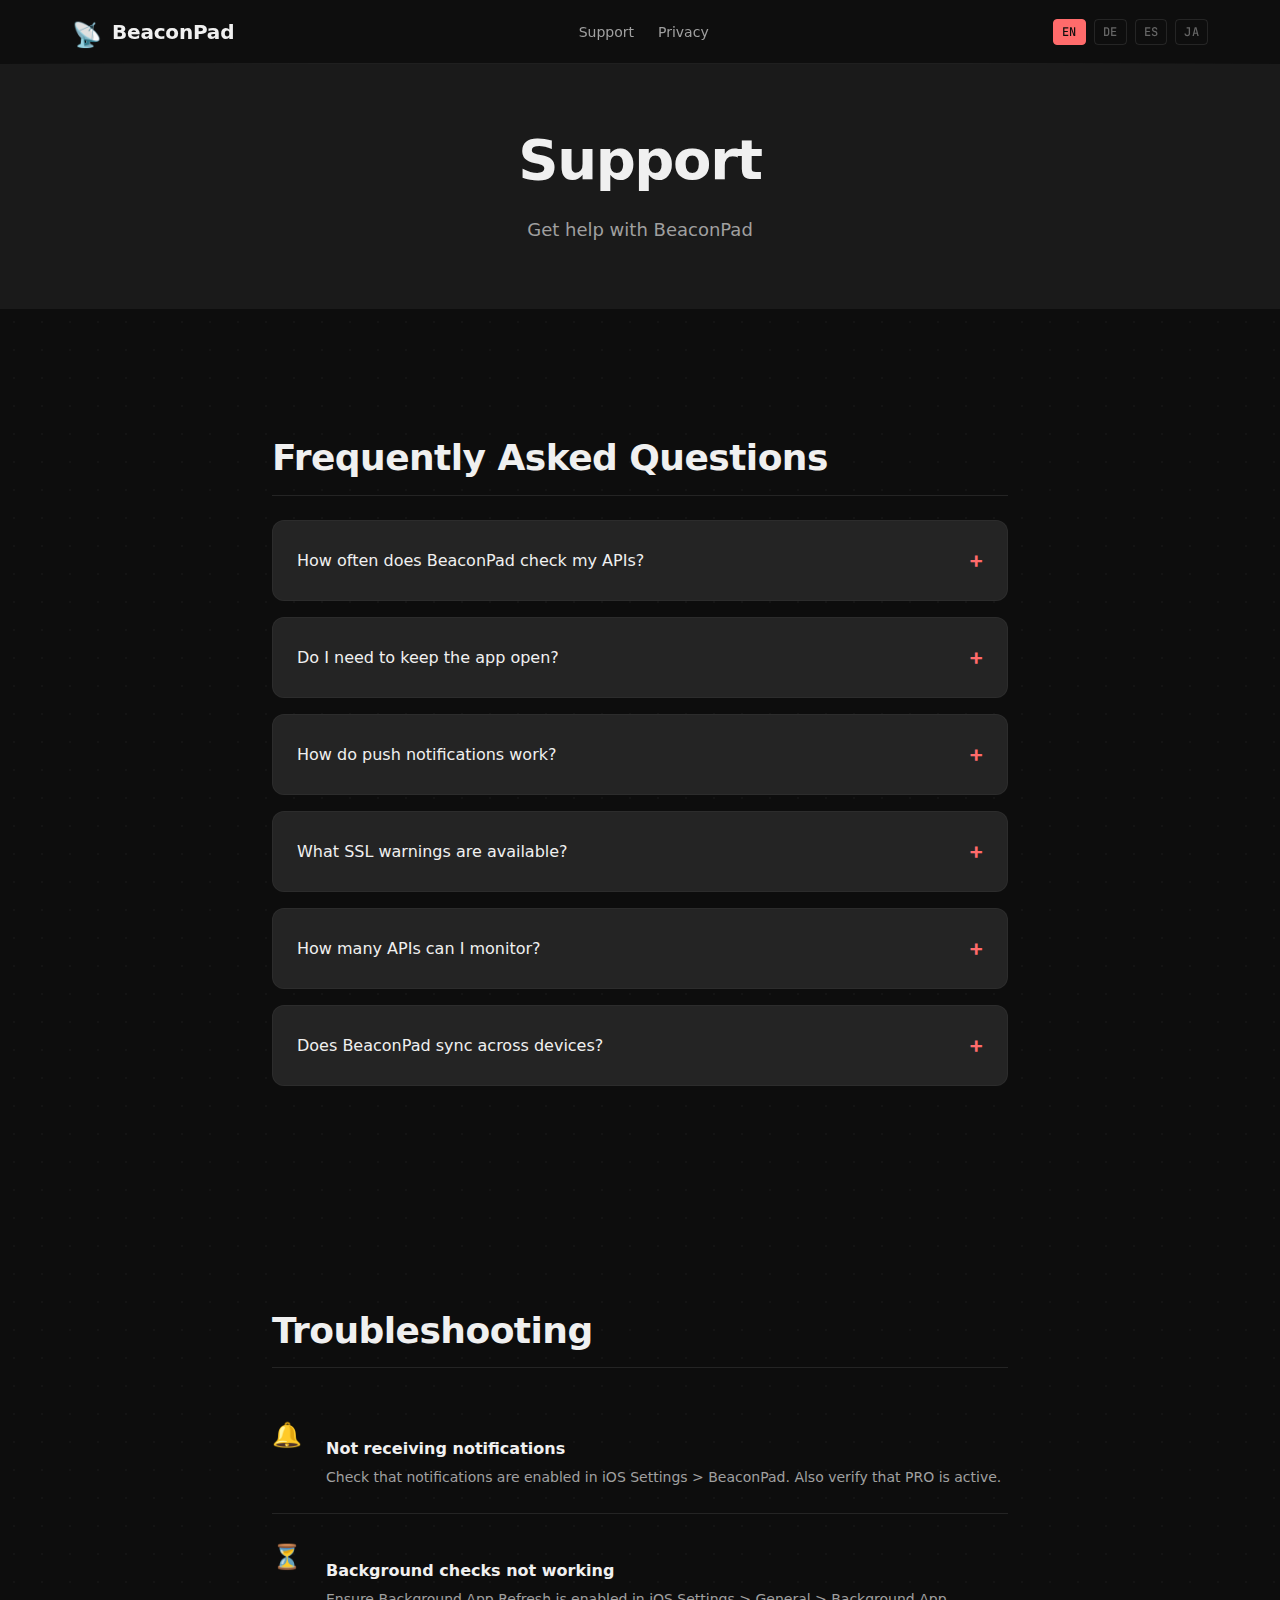
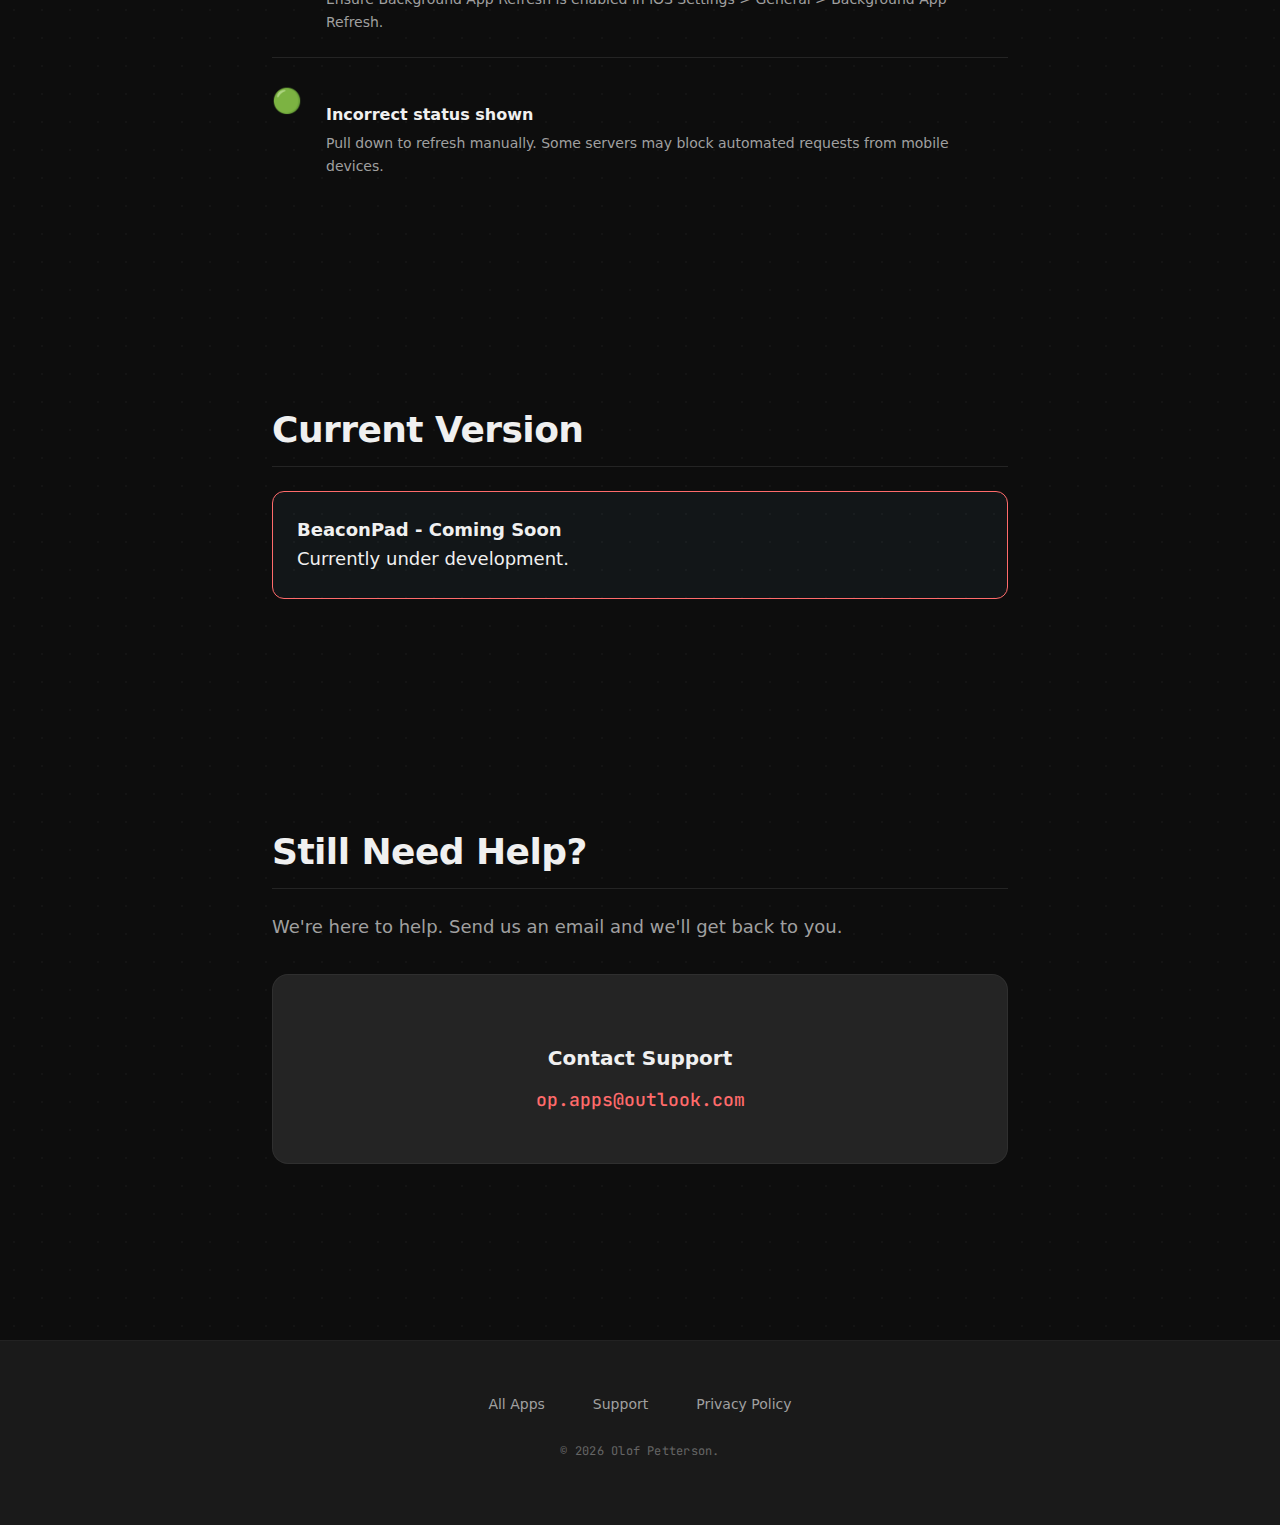
<file: docs/beaconpad/support.html>
<!DOCTYPE html>
<html lang="en">
<head>
  <meta charset="UTF-8">
  <meta name="viewport" content="width=device-width, initial-scale=1.0">
  <meta name="description" content="BeaconPad Support - Get help with BeaconPad API health monitor.">
  <link rel="stylesheet" href="../shared/styles.css">
  <style>:root { --color-accent: #FF6B6B; --color-accent-hover: #FF8585; }</style>
  <title>Support - BeaconPad</title>
</head>
<body>
  <nav class="navbar"><div class="nav-content">
    <a href="index.html" class="logo"><span class="logo-icon" style="font-size:1.5rem">&#128225;</span>BeaconPad</a>
    <div class="nav-links"><a href="support.html" data-i18n="nav.support">Support</a><a href="privacy.html" data-i18n="nav.privacy">Privacy</a></div>
    <div class="language-switcher"><button class="lang-btn active" data-lang="en">EN</button><button class="lang-btn" data-lang="de">DE</button><button class="lang-btn" data-lang="es">ES</button><button class="lang-btn" data-lang="ja">JA</button></div>
  </div></nav>

  <header class="page-header"><div class="container"><h1 data-i18n="support.title">Support</h1><p data-i18n="support.subtitle">Get help with BeaconPad</p></div></header>

  <main class="page-content"><div class="container container--narrow">
    <section class="content-section"><h2 data-i18n="support.faq.title">Frequently Asked Questions</h2>
      <div class="faq-item"><button class="faq-question"><span data-i18n="support.faq.q1">How often does BeaconPad check my APIs?</span></button><div class="faq-answer"><p class="faq-answer-content" data-i18n="support.faq.a1">Free users get checks every 15 minutes. PRO users can set intervals as low as 1 minute.</p></div></div>
      <div class="faq-item"><button class="faq-question"><span data-i18n="support.faq.q2">Do I need to keep the app open?</span></button><div class="faq-answer"><p class="faq-answer-content" data-i18n="support.faq.a2">No! BeaconPad uses iOS background refresh to check your APIs even when the app is closed.</p></div></div>
      <div class="faq-item"><button class="faq-question"><span data-i18n="support.faq.q3">How do push notifications work?</span></button><div class="faq-answer"><p class="faq-answer-content" data-i18n="support.faq.a3">When an endpoint goes down or recovers, BeaconPad sends a push notification immediately (PRO feature).</p></div></div>
      <div class="faq-item"><button class="faq-question"><span data-i18n="support.faq.q4">What SSL warnings are available?</span></button><div class="faq-answer"><p class="faq-answer-content" data-i18n="support.faq.a4">BeaconPad warns you 30, 14, and 7 days before your SSL certificates expire.</p></div></div>
      <div class="faq-item"><button class="faq-question"><span data-i18n="support.faq.q5">How many APIs can I monitor?</span></button><div class="faq-answer"><p class="faq-answer-content" data-i18n="support.faq.a5">Free users can monitor up to 3 endpoints. PRO unlocks unlimited monitors.</p></div></div>
      <div class="faq-item"><button class="faq-question"><span data-i18n="support.faq.q6">Does BeaconPad sync across devices?</span></button><div class="faq-answer"><p class="faq-answer-content" data-i18n="support.faq.a6">Yes! Enable iCloud Sync (PRO feature) to sync across all Apple devices.</p></div></div>
    </section>
    <section class="content-section"><h2 data-i18n="support.troubleshooting.title">Troubleshooting</h2>
      <div class="whats-new-list">
        <div class="whats-new-item"><span class="whats-new-icon">&#128276;</span><div class="whats-new-content"><h3 data-i18n="support.troubleshooting.item1.title">Not receiving notifications</h3><p data-i18n="support.troubleshooting.item1.desc">Check that notifications are enabled in iOS Settings > BeaconPad.</p></div></div>
        <div class="whats-new-item"><span class="whats-new-icon">&#9203;</span><div class="whats-new-content"><h3 data-i18n="support.troubleshooting.item2.title">Background checks not working</h3><p data-i18n="support.troubleshooting.item2.desc">Ensure Background App Refresh is enabled in iOS Settings.</p></div></div>
        <div class="whats-new-item"><span class="whats-new-icon">&#128994;</span><div class="whats-new-content"><h3 data-i18n="support.troubleshooting.item3.title">Incorrect status shown</h3><p data-i18n="support.troubleshooting.item3.desc">Pull down to refresh manually. Some servers may block automated requests.</p></div></div>
      </div>
    </section>
    <section class="content-section"><h2 data-i18n="support.version">Current Version</h2><div class="info-box"><p><strong>BeaconPad - Coming Soon</strong></p><p class="text-muted">Currently under development.</p></div></section>
    <section class="content-section"><h2 data-i18n="support.contact.title">Still Need Help?</h2><p data-i18n="support.contact.desc">We're here to help.</p><div class="contact-card mt-lg"><h3 data-i18n="support.contact.email">Contact Support</h3><a href="mailto:op.apps@outlook.com" class="contact-email">op.apps@outlook.com</a></div></section>
  </div></main>

  <footer><div class="container"><nav class="footer-links"><a href="../">All Apps</a><a href="support.html" data-i18n="footer.support">Support</a><a href="privacy.html" data-i18n="footer.privacy">Privacy Policy</a></nav><p class="copyright">&copy; 2026 Olof Petterson.</p></div></footer>
  <script src="i18n.js"></script><script src="../shared/i18n-base.js"></script>
  <script data-goatcounter="https://op-apps.goatcounter.com/count"
          async src="//gc.zgo.at/count.js"></script>
</body>
</html>
</file>
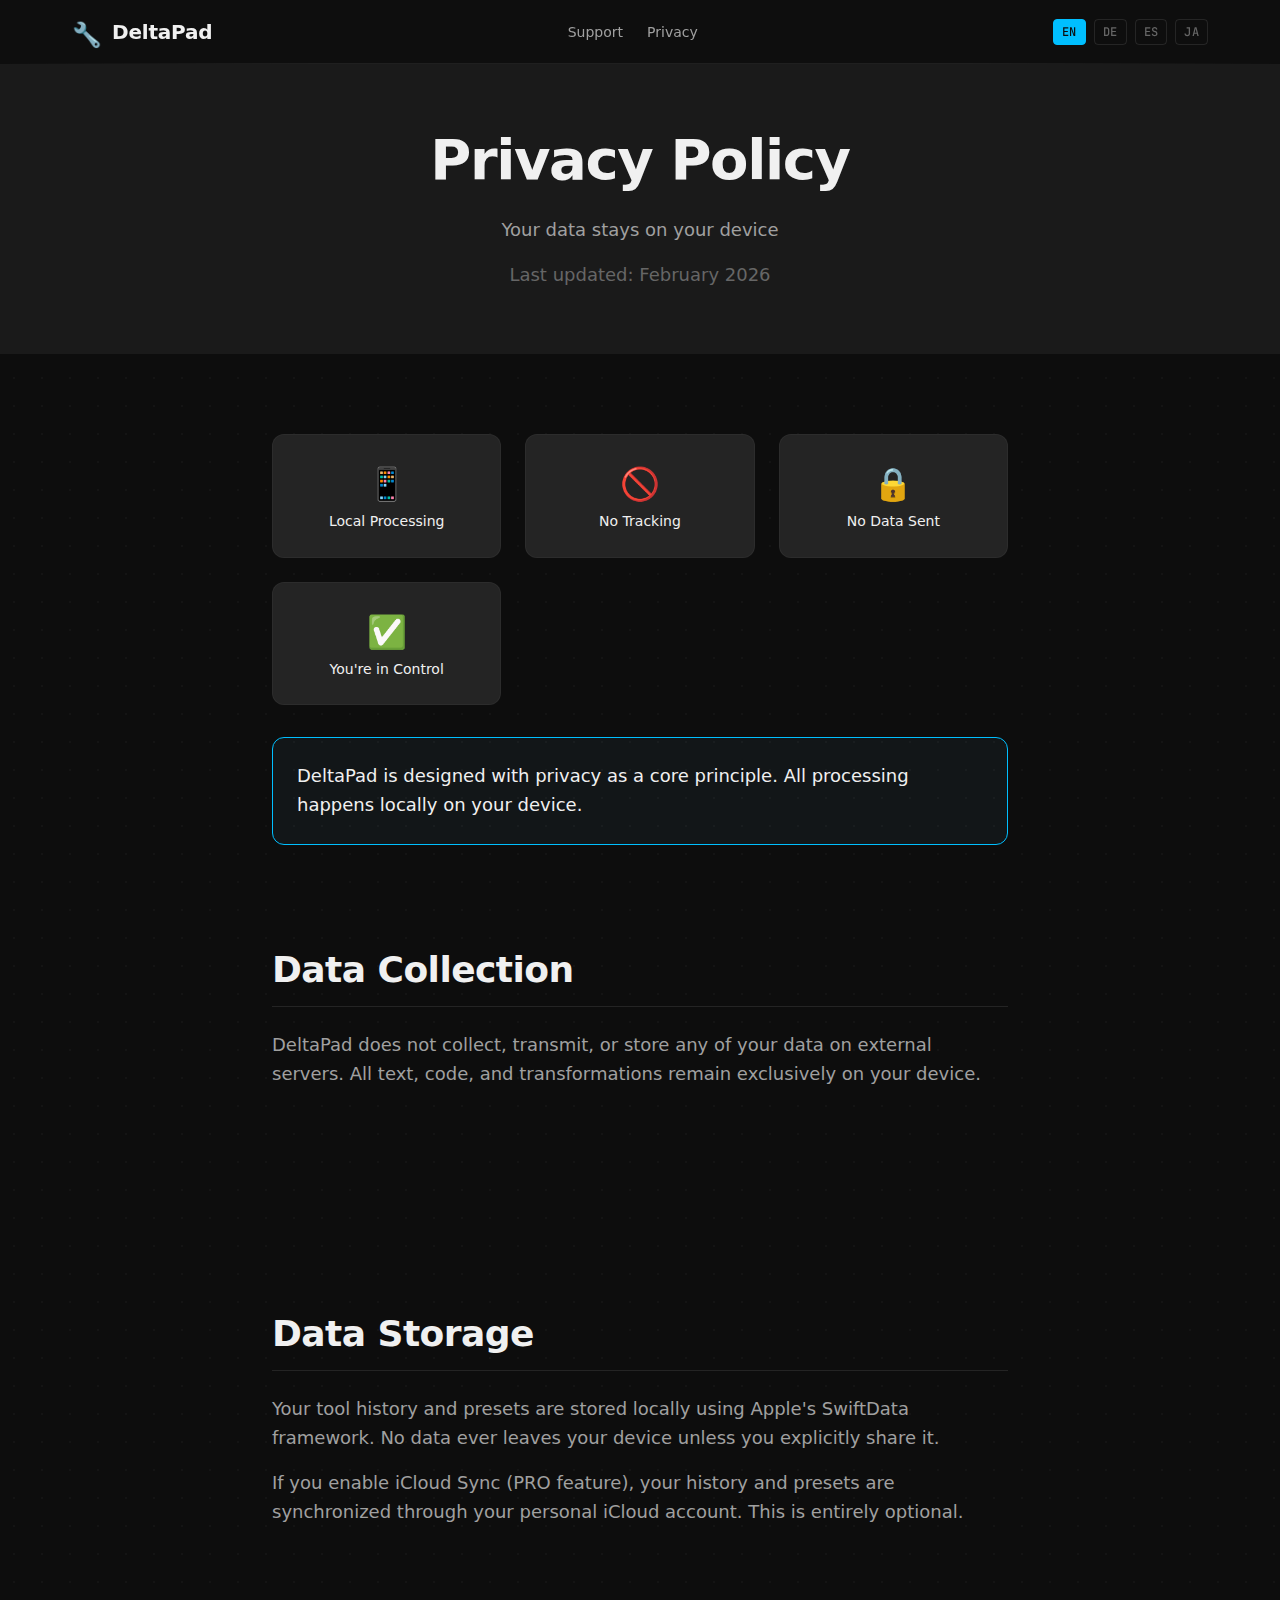
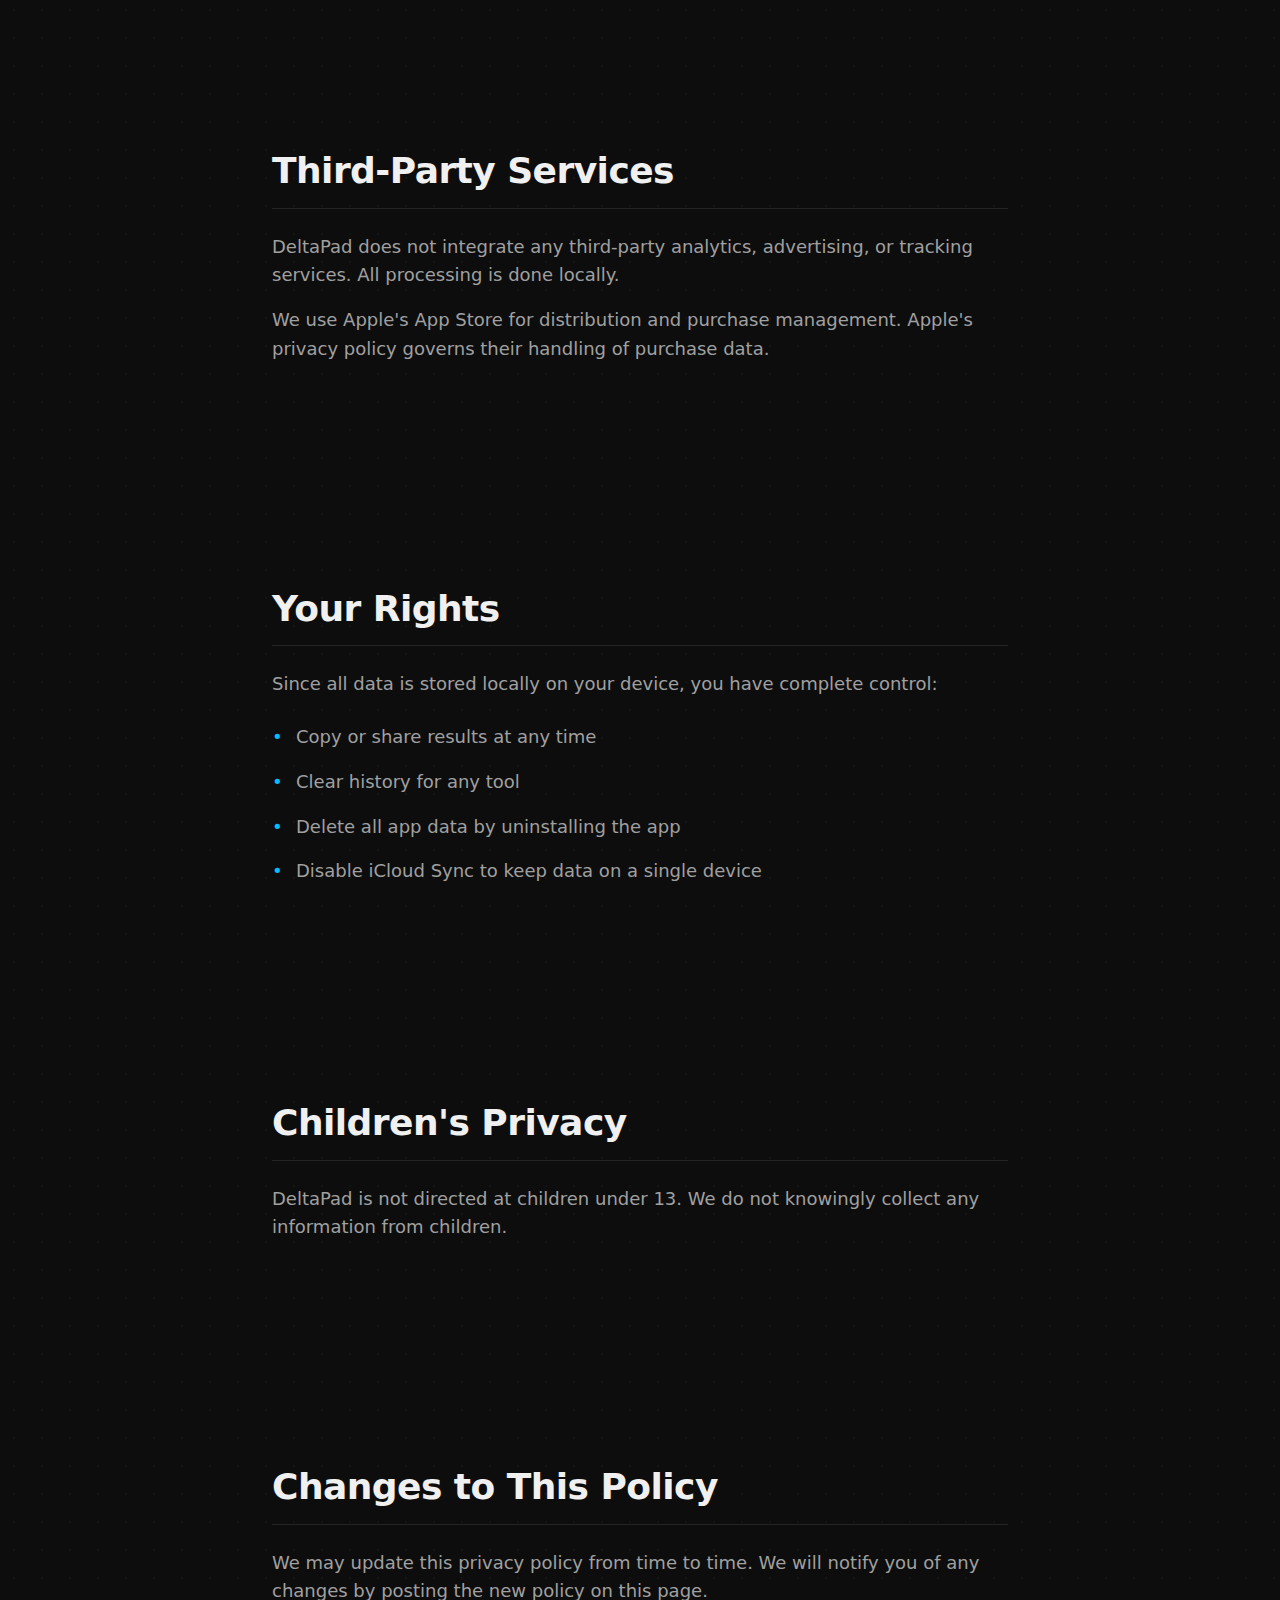
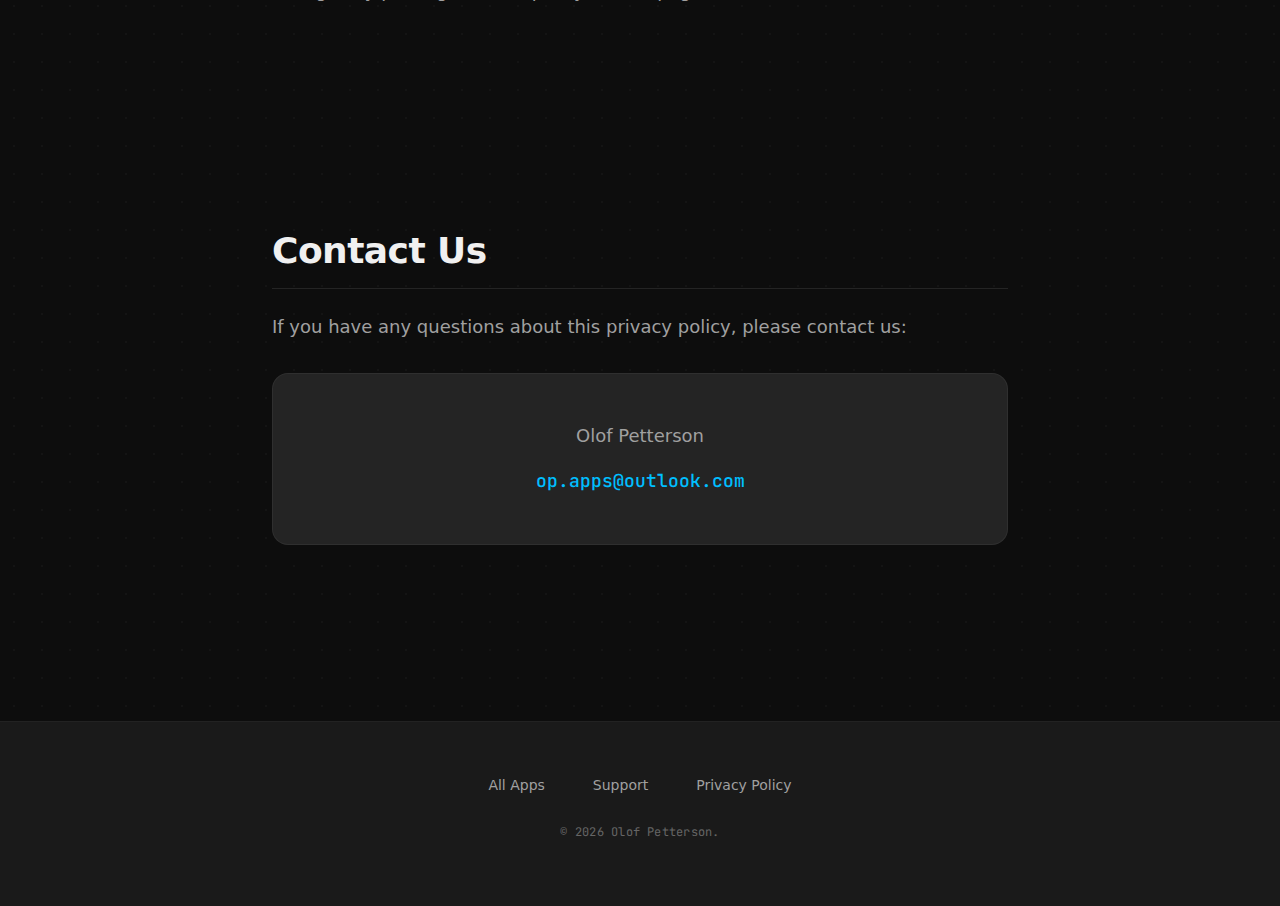
<file: docs/deltapad/privacy.html>
<!DOCTYPE html>
<html lang="en">
<head>
  <meta charset="UTF-8">
  <meta name="viewport" content="width=device-width, initial-scale=1.0">
  <meta name="description" content="DeltaPad Privacy Policy - Your data stays on your device. All processing is done locally.">

  <link rel="alternate" hreflang="en" href="?lang=en">
  <link rel="alternate" hreflang="de" href="?lang=de">
  <link rel="alternate" hreflang="es" href="?lang=es">
  <link rel="alternate" hreflang="ja" href="?lang=ja">

  <link rel="icon" href="favicon.ico">
  <link rel="stylesheet" href="../shared/styles.css">
  <style>:root { --color-accent: #00BFFF; --color-accent-hover: #33CCFF; }</style>
  <title>Privacy Policy - DeltaPad</title>
</head>
<body>
  <nav class="navbar"><div class="nav-content">
    <a href="index.html" class="logo"><span class="logo-icon" style="font-size:1.5rem">&#128295;</span>DeltaPad</a>
    <div class="nav-links"><a href="support.html" data-i18n="nav.support">Support</a><a href="privacy.html" data-i18n="nav.privacy">Privacy</a></div>
    <div class="language-switcher"><button class="lang-btn active" data-lang="en">EN</button><button class="lang-btn" data-lang="de">DE</button><button class="lang-btn" data-lang="es">ES</button><button class="lang-btn" data-lang="ja">JA</button></div>
  </div></nav>

  <header class="page-header"><div class="container"><h1 data-i18n="privacy.title">Privacy Policy</h1><p data-i18n="privacy.subtitle">Your data stays on your device</p><p class="text-muted" data-i18n="privacy.updated">Last updated: February 2026</p></div></header>

  <main class="page-content"><div class="container container--narrow">
    <div class="privacy-highlights">
      <div class="privacy-highlight"><span class="privacy-highlight-icon">&#128241;</span><p data-i18n="privacy.highlights.local">Local Processing</p></div>
      <div class="privacy-highlight"><span class="privacy-highlight-icon">&#128683;</span><p data-i18n="privacy.highlights.notrack">No Tracking</p></div>
      <div class="privacy-highlight"><span class="privacy-highlight-icon">&#128274;</span><p data-i18n="privacy.highlights.encrypted">No Data Sent</p></div>
      <div class="privacy-highlight"><span class="privacy-highlight-icon">&#9989;</span><p data-i18n="privacy.highlights.control">You're in Control</p></div>
    </div>
    <div class="info-box"><p data-i18n="privacy.intro">DeltaPad is designed with privacy as a core principle. All processing happens locally on your device.</p></div>
    <section class="content-section"><h2 data-i18n="privacy.collection.title">Data Collection</h2><p data-i18n="privacy.collection.content">DeltaPad does not collect, transmit, or store any of your data on external servers.</p></section>
    <section class="content-section"><h2 data-i18n="privacy.storage.title">Data Storage</h2><p data-i18n="privacy.storage.content">Your tool history and presets are stored locally using Apple's SwiftData framework.</p><p data-i18n="privacy.storage.icloud">If you enable iCloud Sync (PRO feature), your history and presets are synchronized through your personal iCloud account.</p></section>
    <section class="content-section"><h2 data-i18n="privacy.thirdparty.title">Third-Party Services</h2><p data-i18n="privacy.thirdparty.content">DeltaPad does not integrate any third-party analytics, advertising, or tracking services.</p><p data-i18n="privacy.thirdparty.appstore">We use Apple's App Store for distribution and purchase management.</p></section>
    <section class="content-section"><h2 data-i18n="privacy.rights.title">Your Rights</h2><p data-i18n="privacy.rights.content">Since all data is stored locally, you have complete control:</p><ul><li data-i18n="privacy.rights.item1">Copy or share results at any time</li><li data-i18n="privacy.rights.item2">Clear history for any tool</li><li data-i18n="privacy.rights.item3">Delete all app data by uninstalling</li><li data-i18n="privacy.rights.item4">Disable iCloud Sync to keep data on a single device</li></ul></section>
    <section class="content-section"><h2 data-i18n="privacy.children.title">Children's Privacy</h2><p data-i18n="privacy.children.content">DeltaPad is not directed at children under 13.</p></section>
    <section class="content-section"><h2 data-i18n="privacy.changes.title">Changes to This Policy</h2><p data-i18n="privacy.changes.content">We may update this privacy policy from time to time.</p></section>
    <section class="content-section"><h2 data-i18n="privacy.contact.title">Contact Us</h2><p data-i18n="privacy.contact.content">If you have any questions about this privacy policy:</p><div class="contact-card mt-lg"><p>Olof Petterson</p><a href="mailto:op.apps@outlook.com" class="contact-email">op.apps@outlook.com</a></div></section>
  </div></main>

  <footer><div class="container"><nav class="footer-links"><a href="../">All Apps</a><a href="support.html" data-i18n="footer.support">Support</a><a href="privacy.html" data-i18n="footer.privacy">Privacy Policy</a></nav><p class="copyright">&copy; 2026 Olof Petterson.</p></div></footer>
  <script src="i18n.js"></script><script src="../shared/i18n-base.js"></script>
  <script data-goatcounter="https://op-apps.goatcounter.com/count"
          async src="//gc.zgo.at/count.js"></script>
</body>
</html>
</file>
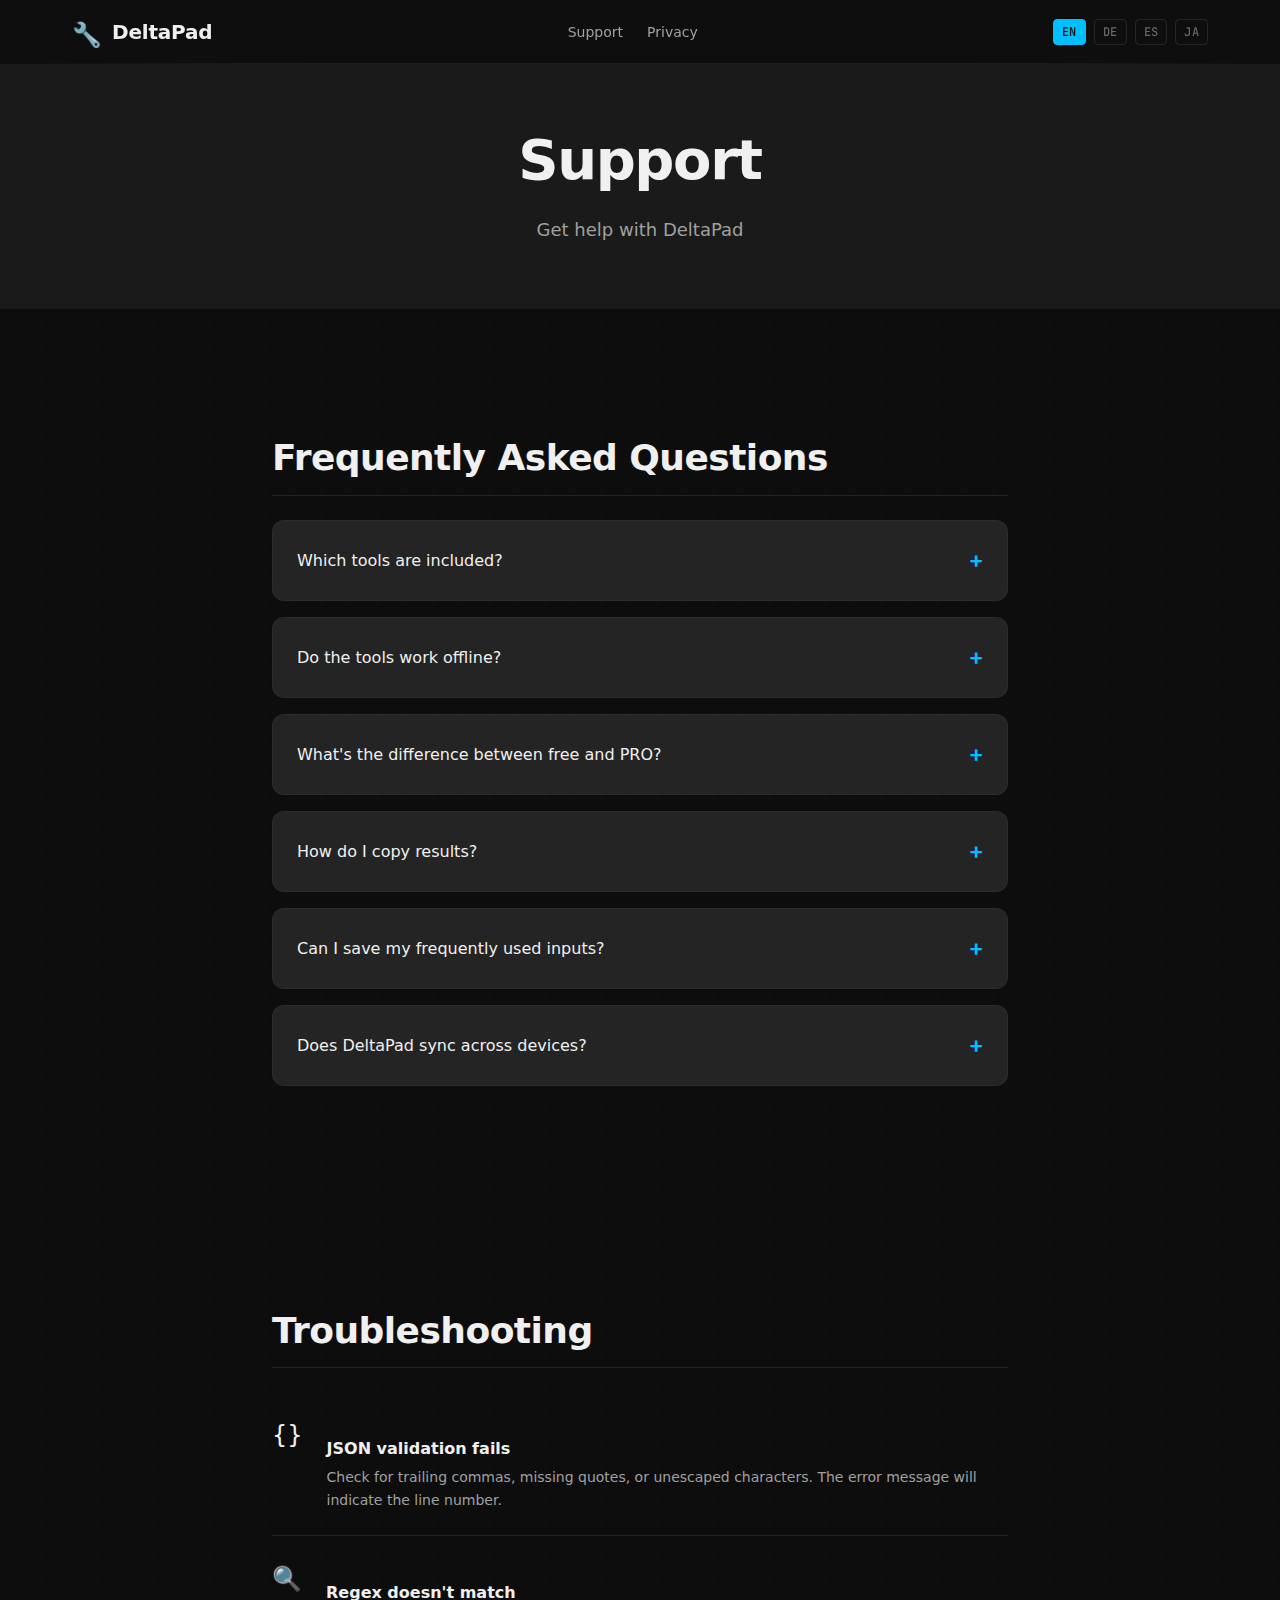
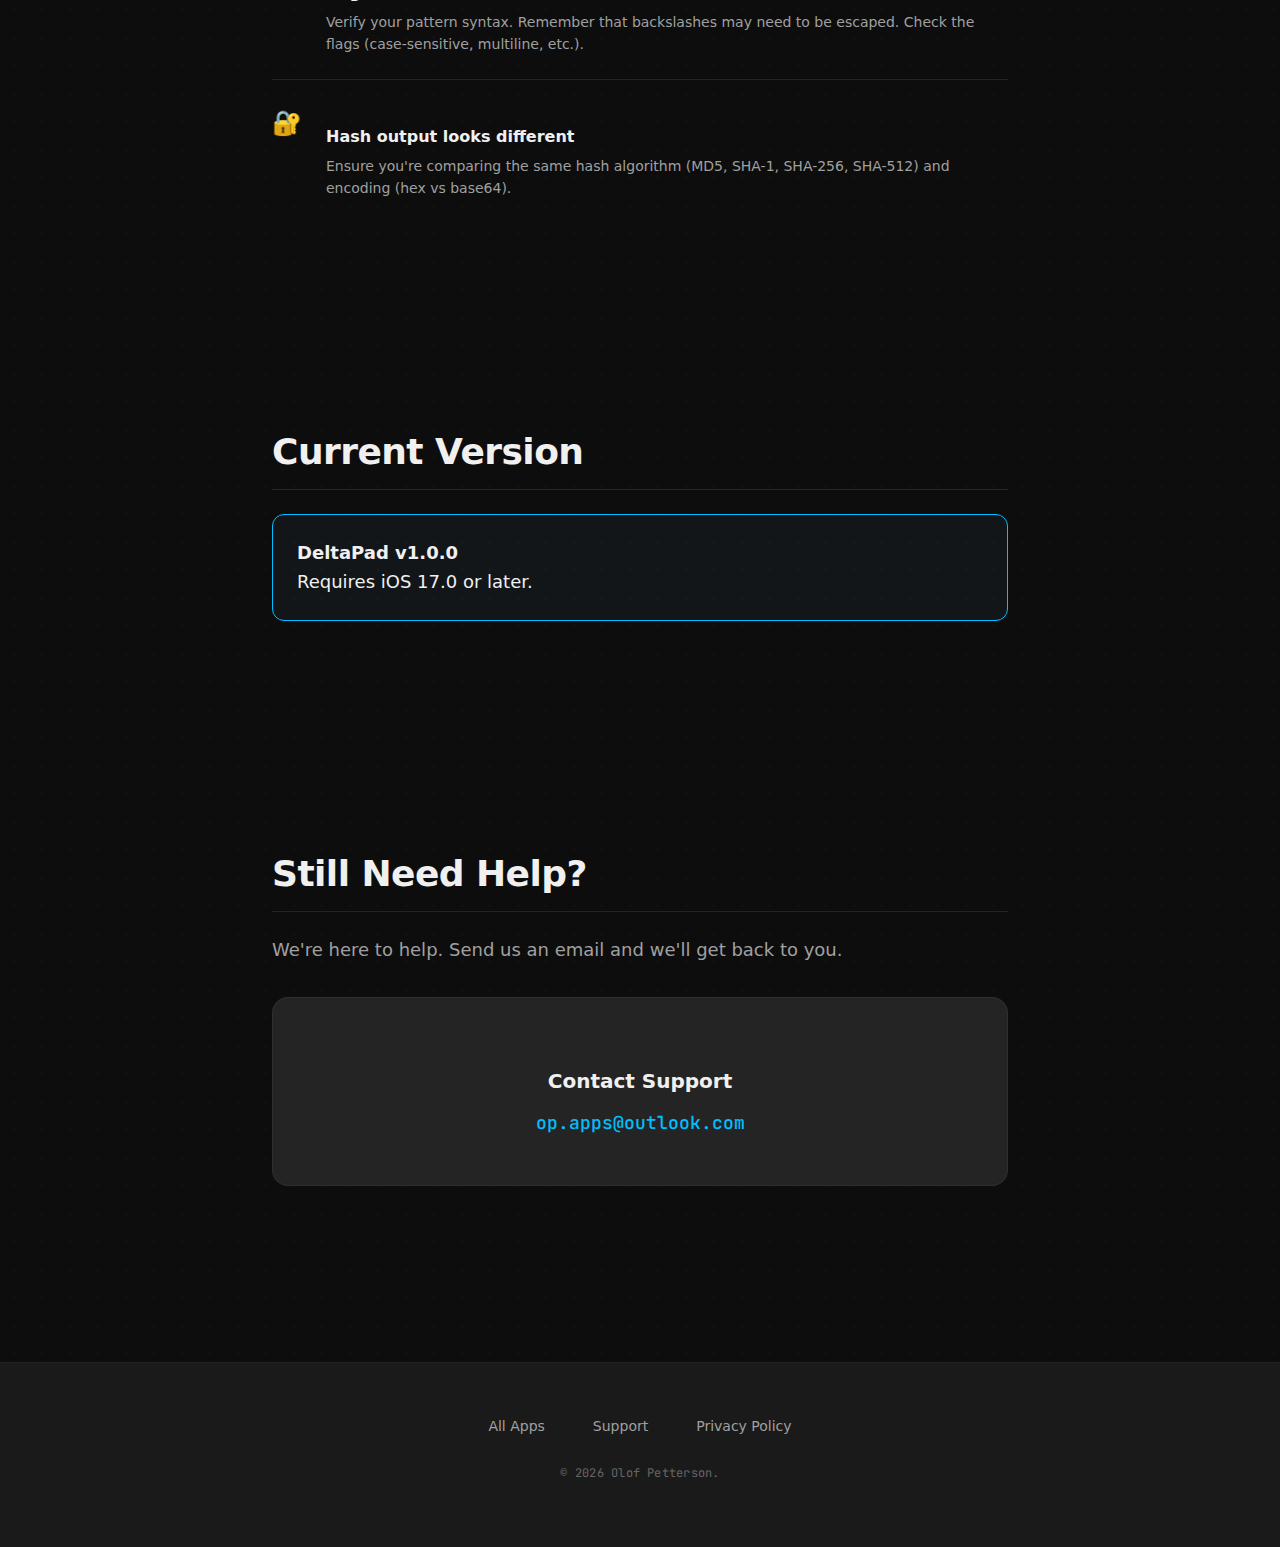
<file: docs/deltapad/support.html>
<!DOCTYPE html>
<html lang="en">
<head>
  <meta charset="UTF-8">
  <meta name="viewport" content="width=device-width, initial-scale=1.0">
  <meta name="description" content="DeltaPad Support - Get help with DeltaPad developer tools. FAQ, troubleshooting guides, and contact information.">

  <link rel="alternate" hreflang="en" href="?lang=en">
  <link rel="alternate" hreflang="de" href="?lang=de">
  <link rel="alternate" hreflang="es" href="?lang=es">
  <link rel="alternate" hreflang="ja" href="?lang=ja">

  <link rel="icon" href="favicon.ico">
  <link rel="stylesheet" href="../shared/styles.css">
  <style>:root { --color-accent: #00BFFF; --color-accent-hover: #33CCFF; }</style>
  <title>Support - DeltaPad</title>
</head>
<body>
  <nav class="navbar"><div class="nav-content">
    <a href="index.html" class="logo"><span class="logo-icon" style="font-size:1.5rem">&#128295;</span>DeltaPad</a>
    <div class="nav-links"><a href="support.html" data-i18n="nav.support">Support</a><a href="privacy.html" data-i18n="nav.privacy">Privacy</a></div>
    <div class="language-switcher"><button class="lang-btn active" data-lang="en">EN</button><button class="lang-btn" data-lang="de">DE</button><button class="lang-btn" data-lang="es">ES</button><button class="lang-btn" data-lang="ja">JA</button></div>
  </div></nav>

  <header class="page-header"><div class="container"><h1 data-i18n="support.title">Support</h1><p data-i18n="support.subtitle">Get help with DeltaPad</p></div></header>

  <main class="page-content"><div class="container container--narrow">
    <section class="content-section"><h2 data-i18n="support.faq.title">Frequently Asked Questions</h2>
      <div class="faq-item"><button class="faq-question"><span data-i18n="support.faq.q1">Which tools are included?</span></button><div class="faq-answer"><p class="faq-answer-content" data-i18n="support.faq.a1">DeltaPad includes JSON Formatter, Base64 Encoder, URL Encoder, UUID Generator, Timestamp Converter, JWT Decoder, Regex Tester, Hash Generator, Color Converter, and Text Diff.</p></div></div>
      <div class="faq-item"><button class="faq-question"><span data-i18n="support.faq.q2">Do the tools work offline?</span></button><div class="faq-answer"><p class="faq-answer-content" data-i18n="support.faq.a2">Yes! All tools work completely offline. No internet connection required.</p></div></div>
      <div class="faq-item"><button class="faq-question"><span data-i18n="support.faq.q3">What's the difference between free and PRO?</span></button><div class="faq-answer"><p class="faq-answer-content" data-i18n="support.faq.a3">The free version includes limited access to tools. PRO unlocks all 10 tools, history, export, custom presets, and iCloud sync.</p></div></div>
      <div class="faq-item"><button class="faq-question"><span data-i18n="support.faq.q4">How do I copy results?</span></button><div class="faq-answer"><p class="faq-answer-content" data-i18n="support.faq.a4">Tap the copy button next to any result, or long-press for additional sharing options.</p></div></div>
      <div class="faq-item"><button class="faq-question"><span data-i18n="support.faq.q5">Can I save my frequently used inputs?</span></button><div class="faq-answer"><p class="faq-answer-content" data-i18n="support.faq.a5">Yes! PRO users can create custom presets for each tool.</p></div></div>
      <div class="faq-item"><button class="faq-question"><span data-i18n="support.faq.q6">Does DeltaPad sync across devices?</span></button><div class="faq-answer"><p class="faq-answer-content" data-i18n="support.faq.a6">Yes! Enable iCloud Sync (PRO feature) to sync across all Apple devices.</p></div></div>
    </section>
    <section class="content-section"><h2 data-i18n="support.troubleshooting.title">Troubleshooting</h2>
      <div class="whats-new-list">
        <div class="whats-new-item"><span class="whats-new-icon">&#123;&#125;</span><div class="whats-new-content"><h3 data-i18n="support.troubleshooting.item1.title">JSON validation fails</h3><p data-i18n="support.troubleshooting.item1.desc">Check for trailing commas, missing quotes, or unescaped characters.</p></div></div>
        <div class="whats-new-item"><span class="whats-new-icon">&#128269;</span><div class="whats-new-content"><h3 data-i18n="support.troubleshooting.item2.title">Regex doesn't match</h3><p data-i18n="support.troubleshooting.item2.desc">Verify your pattern syntax. Check the flags (case-sensitive, multiline, etc.).</p></div></div>
        <div class="whats-new-item"><span class="whats-new-icon">&#128272;</span><div class="whats-new-content"><h3 data-i18n="support.troubleshooting.item3.title">Hash output looks different</h3><p data-i18n="support.troubleshooting.item3.desc">Ensure you're comparing the same algorithm and encoding (hex vs base64).</p></div></div>
      </div>
    </section>
    <section class="content-section"><h2 data-i18n="support.version">Current Version</h2><div class="info-box"><p><strong>DeltaPad v1.0.0</strong></p><p class="text-muted">Requires iOS 17.0 or later.</p></div></section>
    <section class="content-section"><h2 data-i18n="support.contact.title">Still Need Help?</h2><p data-i18n="support.contact.desc">We're here to help.</p><div class="contact-card mt-lg"><h3 data-i18n="support.contact.email">Contact Support</h3><a href="mailto:op.apps@outlook.com" class="contact-email">op.apps@outlook.com</a></div></section>
  </div></main>

  <footer><div class="container"><nav class="footer-links"><a href="../">All Apps</a><a href="support.html" data-i18n="footer.support">Support</a><a href="privacy.html" data-i18n="footer.privacy">Privacy Policy</a></nav><p class="copyright">&copy; 2026 Olof Petterson.</p></div></footer>
  <script src="i18n.js"></script><script src="../shared/i18n-base.js"></script>
  <script data-goatcounter="https://op-apps.goatcounter.com/count"
          async src="//gc.zgo.at/count.js"></script>
</body>
</html>
</file>
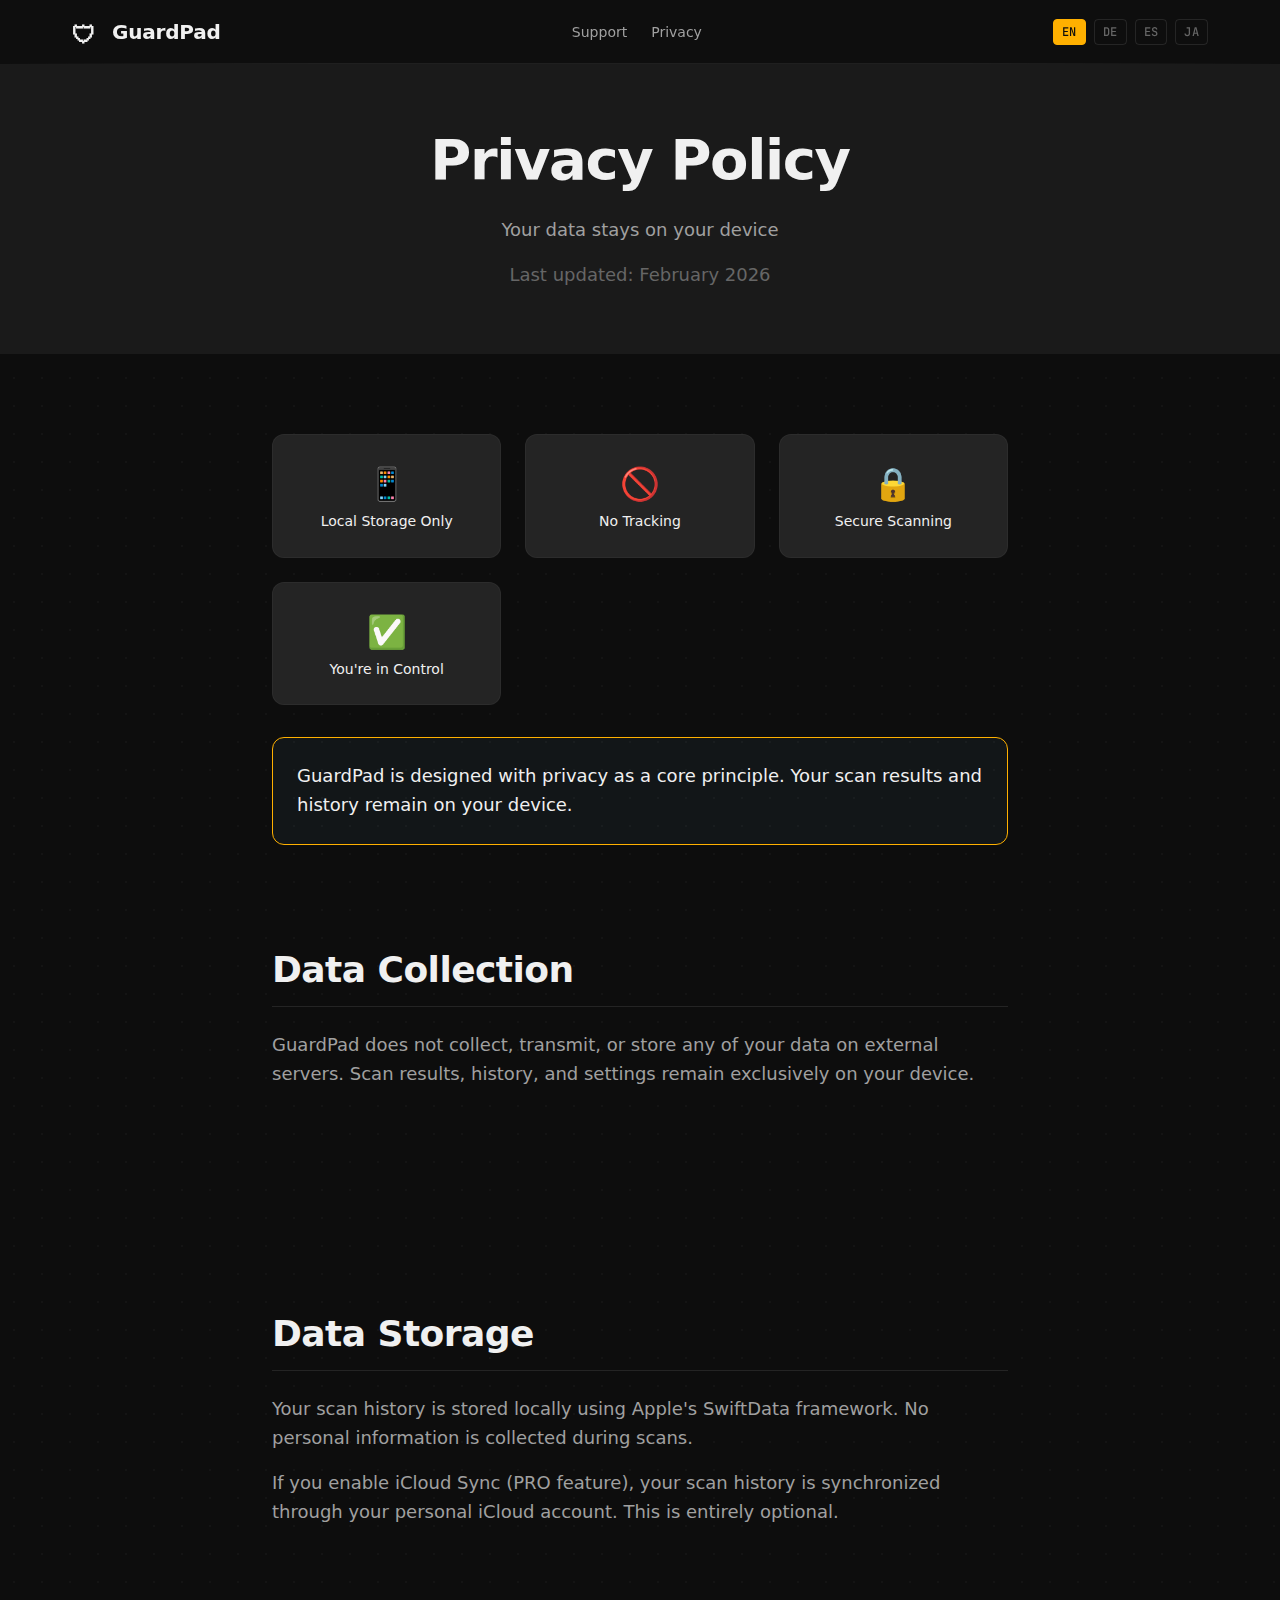
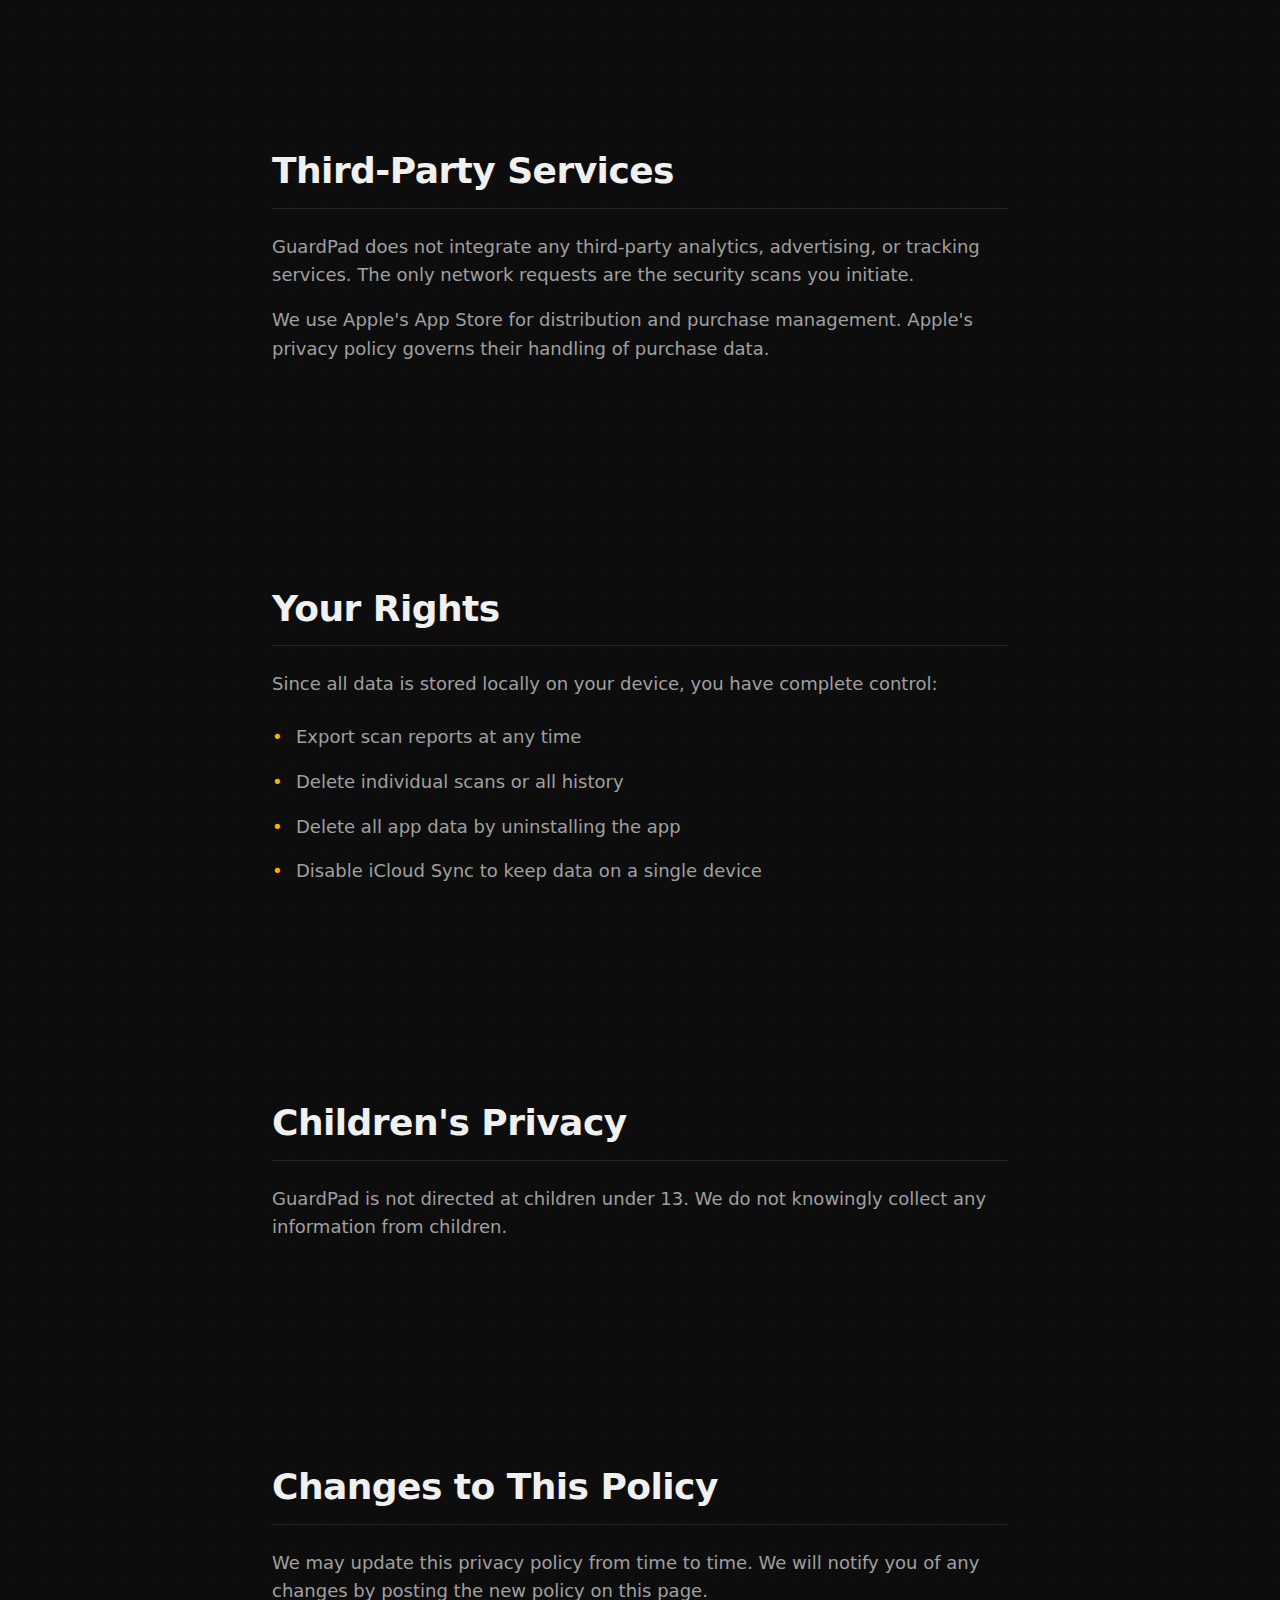
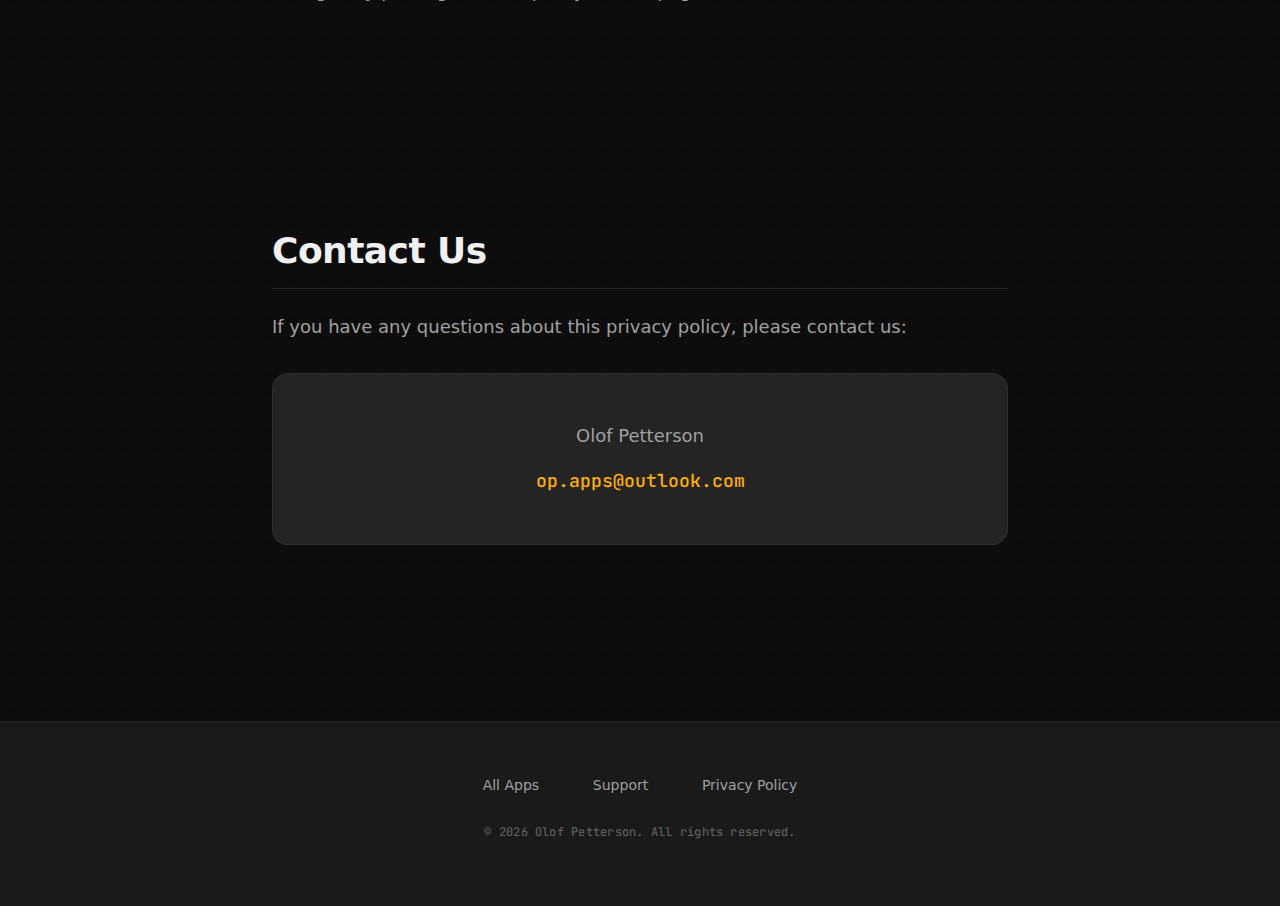
<file: docs/guardpad/privacy.html>
<!DOCTYPE html>
<html lang="en">
<head>
  <meta charset="UTF-8">
  <meta name="viewport" content="width=device-width, initial-scale=1.0">
  <meta name="description" content="GuardPad Privacy Policy - Your data stays on your device. No tracking, no analytics, secure security scanning.">

  <meta property="og:title" content="Privacy Policy - GuardPad">
  <meta property="og:description" content="Your data stays on your device. No tracking, no analytics.">
  <meta property="og:type" content="website">

  <link rel="alternate" hreflang="en" href="?lang=en">
  <link rel="alternate" hreflang="de" href="?lang=de">
  <link rel="alternate" hreflang="es" href="?lang=es">
  <link rel="alternate" hreflang="ja" href="?lang=ja">

  <link rel="icon" href="favicon.ico">
  <link rel="stylesheet" href="../shared/styles.css">
  <style>
    :root {
      --color-accent: #FFB000;
      --color-accent-hover: #FFC233;
    }
  </style>
  <title>Privacy Policy - GuardPad</title>
</head>
<body>
  <nav class="navbar" role="navigation" aria-label="Main navigation">
    <div class="nav-content">
      <a href="index.html" class="logo" aria-label="GuardPad Home">
        <span class="logo-icon" style="font-size: 1.5rem;">&#128737;</span>
        GuardPad
      </a>
      <div class="nav-links">
        <a href="support.html" data-i18n="nav.support">Support</a>
        <a href="privacy.html" data-i18n="nav.privacy">Privacy</a>
      </div>
      <div class="language-switcher" role="group" aria-label="Language selection">
        <button class="lang-btn active" data-lang="en" aria-label="English">EN</button>
        <button class="lang-btn" data-lang="de" aria-label="Deutsch">DE</button>
        <button class="lang-btn" data-lang="es" aria-label="Español">ES</button>
        <button class="lang-btn" data-lang="ja" aria-label="Japanese">JA</button>
      </div>
    </div>
  </nav>

  <header class="page-header">
    <div class="container">
      <h1 data-i18n="privacy.title">Privacy Policy</h1>
      <p data-i18n="privacy.subtitle">Your data stays on your device</p>
      <p class="text-muted" data-i18n="privacy.updated">Last updated: February 2026</p>
    </div>
  </header>

  <main class="page-content">
    <div class="container container--narrow">

      <div class="privacy-highlights" role="list" aria-label="Privacy highlights">
        <div class="privacy-highlight" role="listitem">
          <span class="privacy-highlight-icon" aria-hidden="true">&#128241;</span>
          <p data-i18n="privacy.highlights.local">Local Storage Only</p>
        </div>
        <div class="privacy-highlight" role="listitem">
          <span class="privacy-highlight-icon" aria-hidden="true">&#128683;</span>
          <p data-i18n="privacy.highlights.notrack">No Tracking</p>
        </div>
        <div class="privacy-highlight" role="listitem">
          <span class="privacy-highlight-icon" aria-hidden="true">&#128274;</span>
          <p data-i18n="privacy.highlights.encrypted">Secure Scanning</p>
        </div>
        <div class="privacy-highlight" role="listitem">
          <span class="privacy-highlight-icon" aria-hidden="true">&#9989;</span>
          <p data-i18n="privacy.highlights.control">You're in Control</p>
        </div>
      </div>

      <div class="info-box">
        <p data-i18n="privacy.intro">GuardPad is designed with privacy as a core principle. Your scan results and history remain on your device.</p>
      </div>

      <section class="content-section" aria-labelledby="collection-title">
        <h2 id="collection-title" data-i18n="privacy.collection.title">Data Collection</h2>
        <p data-i18n="privacy.collection.content">GuardPad does not collect, transmit, or store any of your data on external servers. Scan results, history, and settings remain exclusively on your device.</p>
      </section>

      <section class="content-section" aria-labelledby="storage-title">
        <h2 id="storage-title" data-i18n="privacy.storage.title">Data Storage</h2>
        <p data-i18n="privacy.storage.content">Your scan history is stored locally using Apple's SwiftData framework. No personal information is collected during scans.</p>
        <p data-i18n="privacy.storage.icloud">If you enable iCloud Sync (PRO feature), your scan history is synchronized through your personal iCloud account. This is entirely optional.</p>
      </section>

      <section class="content-section" aria-labelledby="thirdparty-title">
        <h2 id="thirdparty-title" data-i18n="privacy.thirdparty.title">Third-Party Services</h2>
        <p data-i18n="privacy.thirdparty.content">GuardPad does not integrate any third-party analytics, advertising, or tracking services. The only network requests are the security scans you initiate.</p>
        <p data-i18n="privacy.thirdparty.appstore">We use Apple's App Store for distribution and purchase management. Apple's privacy policy governs their handling of purchase data.</p>
      </section>

      <section class="content-section" aria-labelledby="rights-title">
        <h2 id="rights-title" data-i18n="privacy.rights.title">Your Rights</h2>
        <p data-i18n="privacy.rights.content">Since all data is stored locally on your device, you have complete control:</p>
        <ul>
          <li data-i18n="privacy.rights.item1">Export scan reports at any time</li>
          <li data-i18n="privacy.rights.item2">Delete individual scans or all history</li>
          <li data-i18n="privacy.rights.item3">Delete all app data by uninstalling the app</li>
          <li data-i18n="privacy.rights.item4">Disable iCloud Sync to keep data on a single device</li>
        </ul>
      </section>

      <section class="content-section" aria-labelledby="children-title">
        <h2 id="children-title" data-i18n="privacy.children.title">Children's Privacy</h2>
        <p data-i18n="privacy.children.content">GuardPad is not directed at children under 13. We do not knowingly collect any information from children.</p>
      </section>

      <section class="content-section" aria-labelledby="changes-title">
        <h2 id="changes-title" data-i18n="privacy.changes.title">Changes to This Policy</h2>
        <p data-i18n="privacy.changes.content">We may update this privacy policy from time to time. We will notify you of any changes by posting the new policy on this page.</p>
      </section>

      <section class="content-section" aria-labelledby="contact-title">
        <h2 id="contact-title" data-i18n="privacy.contact.title">Contact Us</h2>
        <p data-i18n="privacy.contact.content">If you have any questions about this privacy policy, please contact us:</p>
        <div class="contact-card mt-lg">
          <p>Olof Petterson</p>
          <a href="mailto:op.apps@outlook.com" class="contact-email">op.apps@outlook.com</a>
        </div>
      </section>

    </div>
  </main>

  <footer role="contentinfo">
    <div class="container">
      <nav class="footer-links" aria-label="Footer navigation">
        <a href="../">All Apps</a>
        <a href="support.html" data-i18n="footer.support">Support</a>
        <a href="privacy.html" data-i18n="footer.privacy">Privacy Policy</a>
      </nav>
      <p class="copyright">&copy; 2026 Olof Petterson. All rights reserved.</p>
    </div>
  </footer>

  <script src="i18n.js"></script>
  <script src="../shared/i18n-base.js"></script>
  <script data-goatcounter="https://op-apps.goatcounter.com/count"
          async src="//gc.zgo.at/count.js"></script>
</body>
</html>
</file>
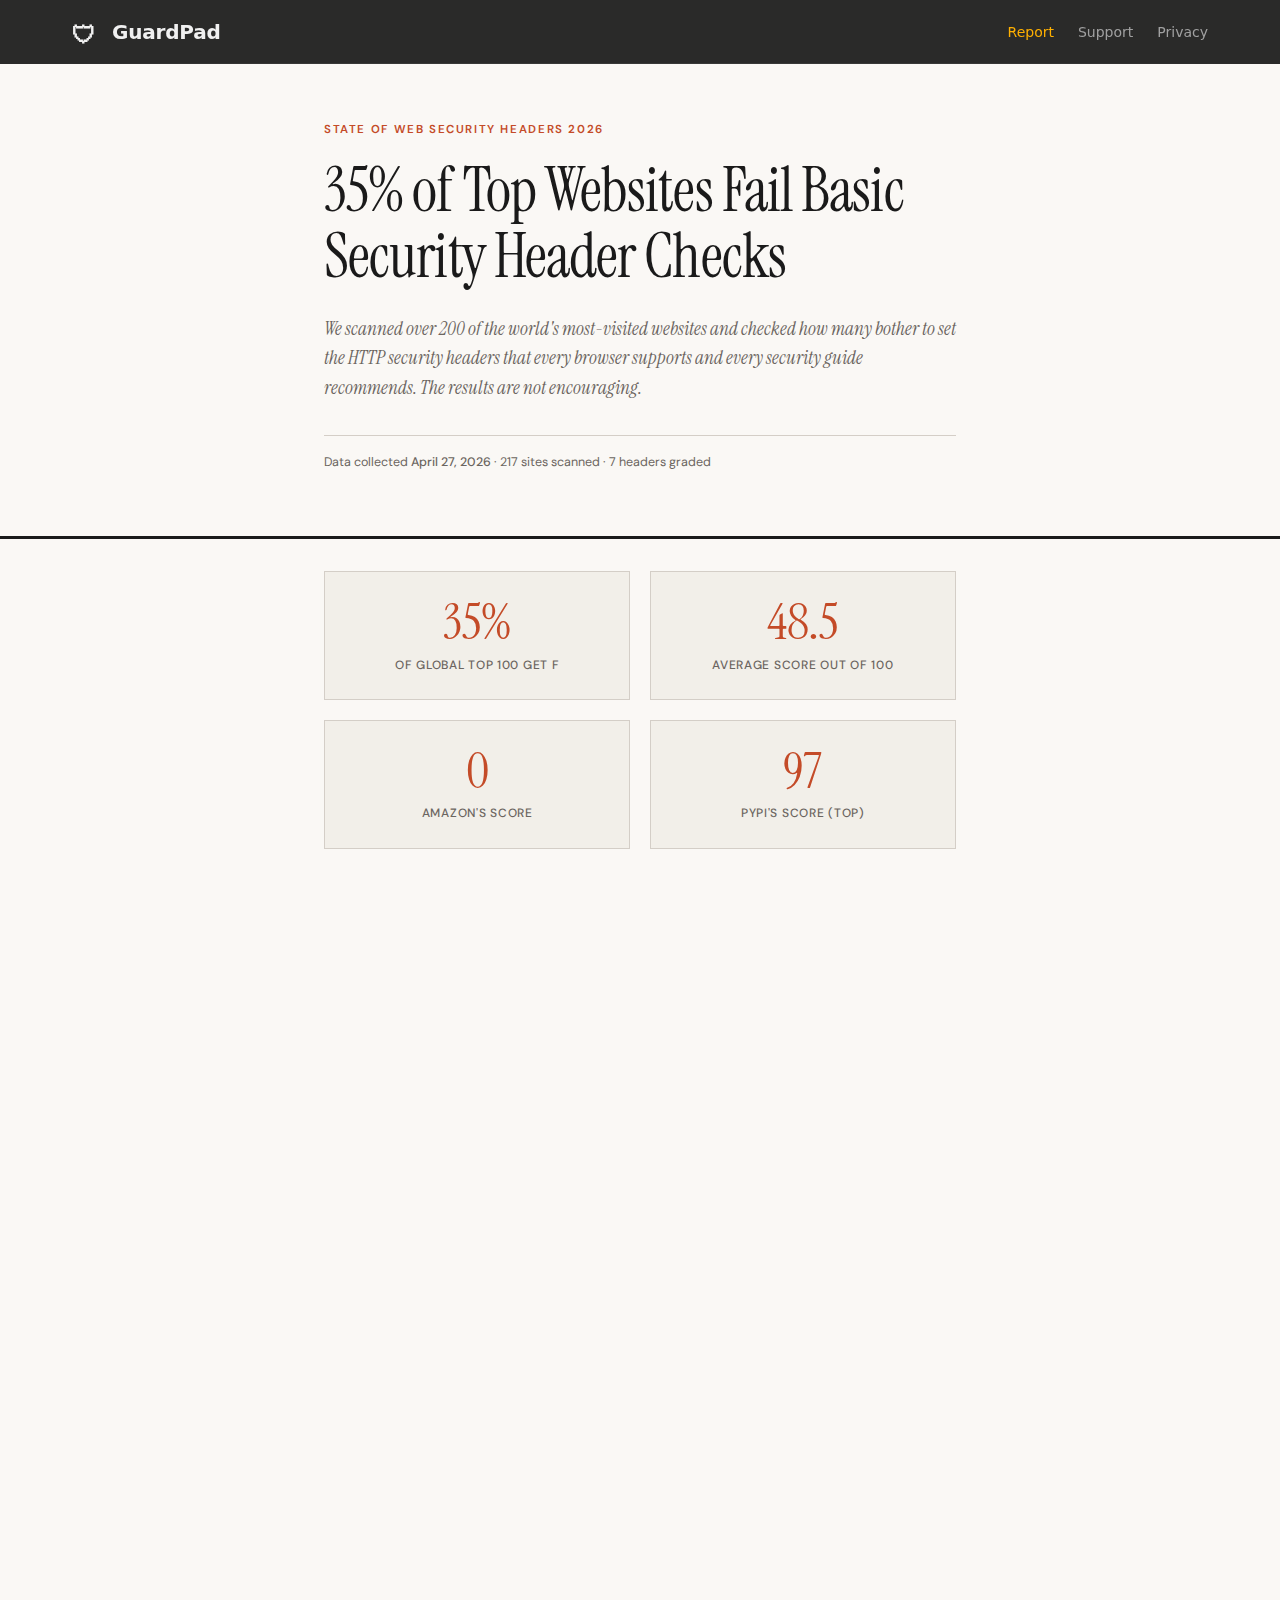
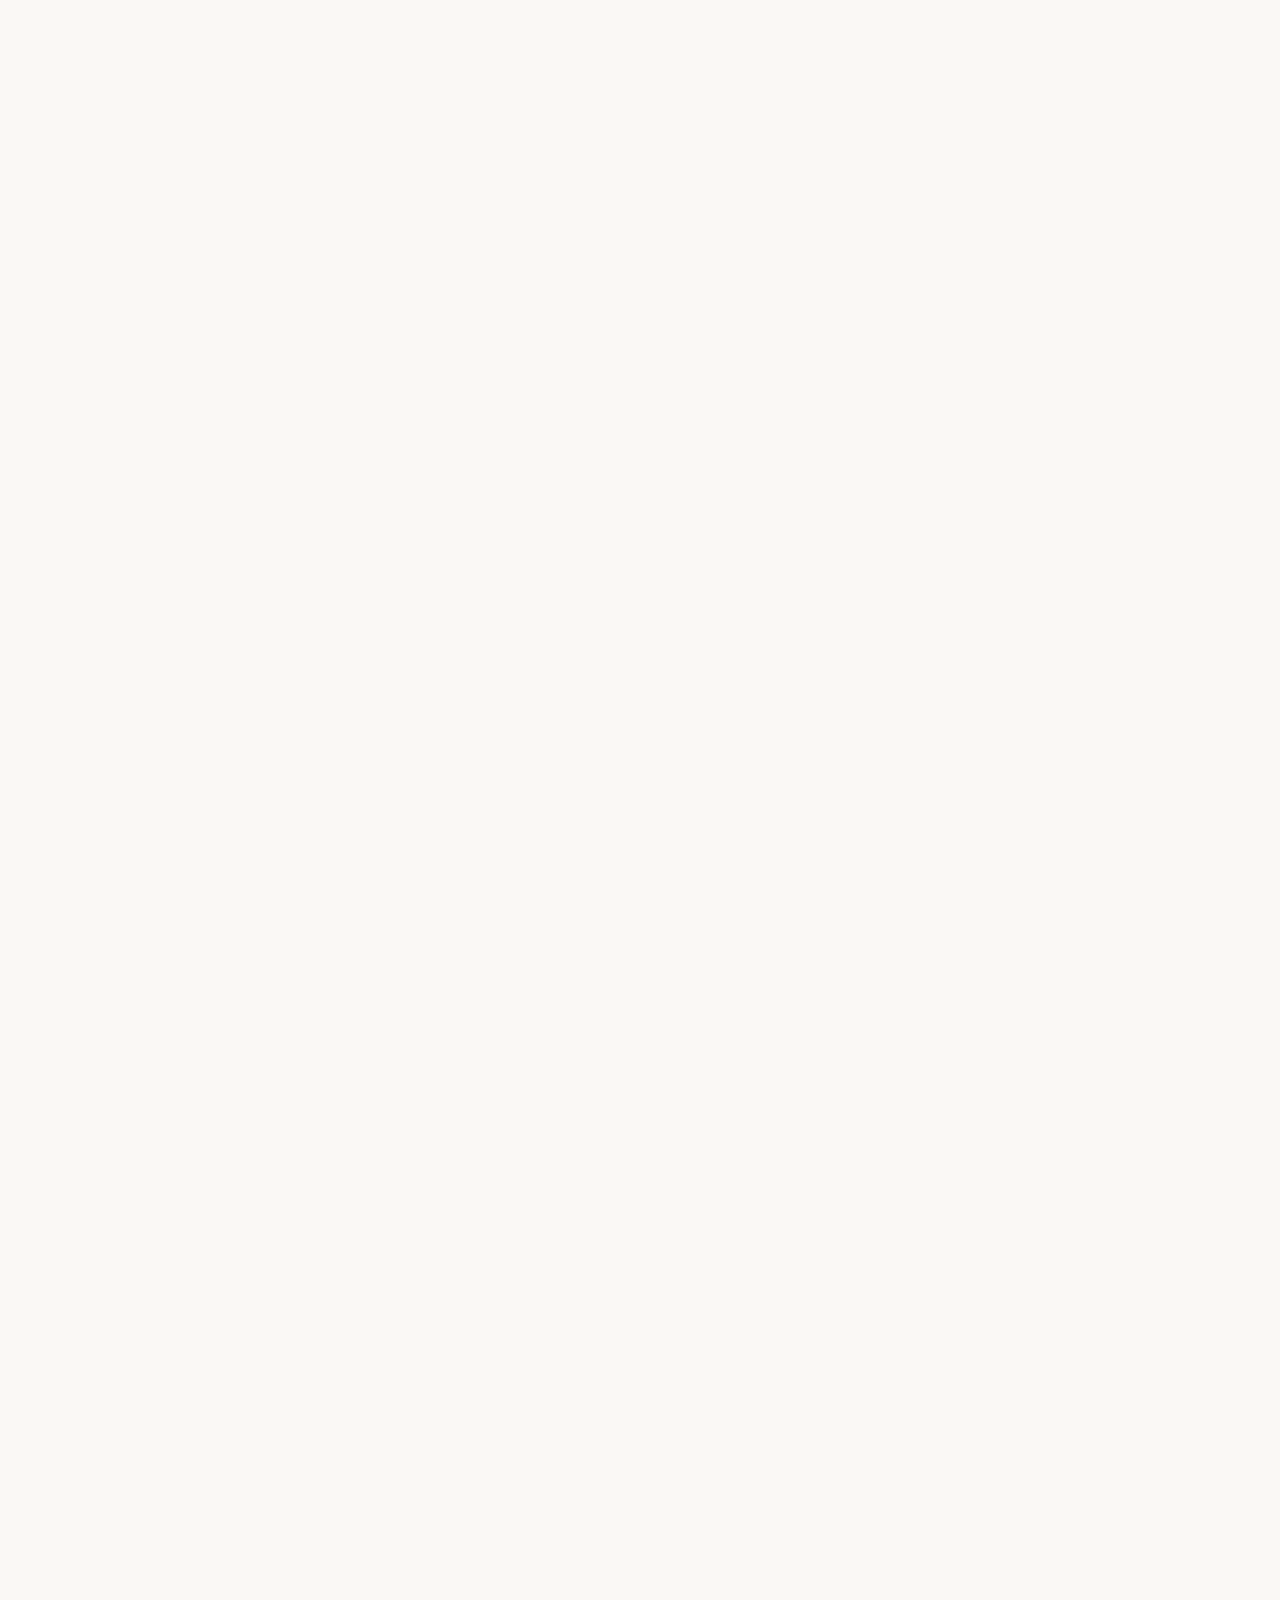
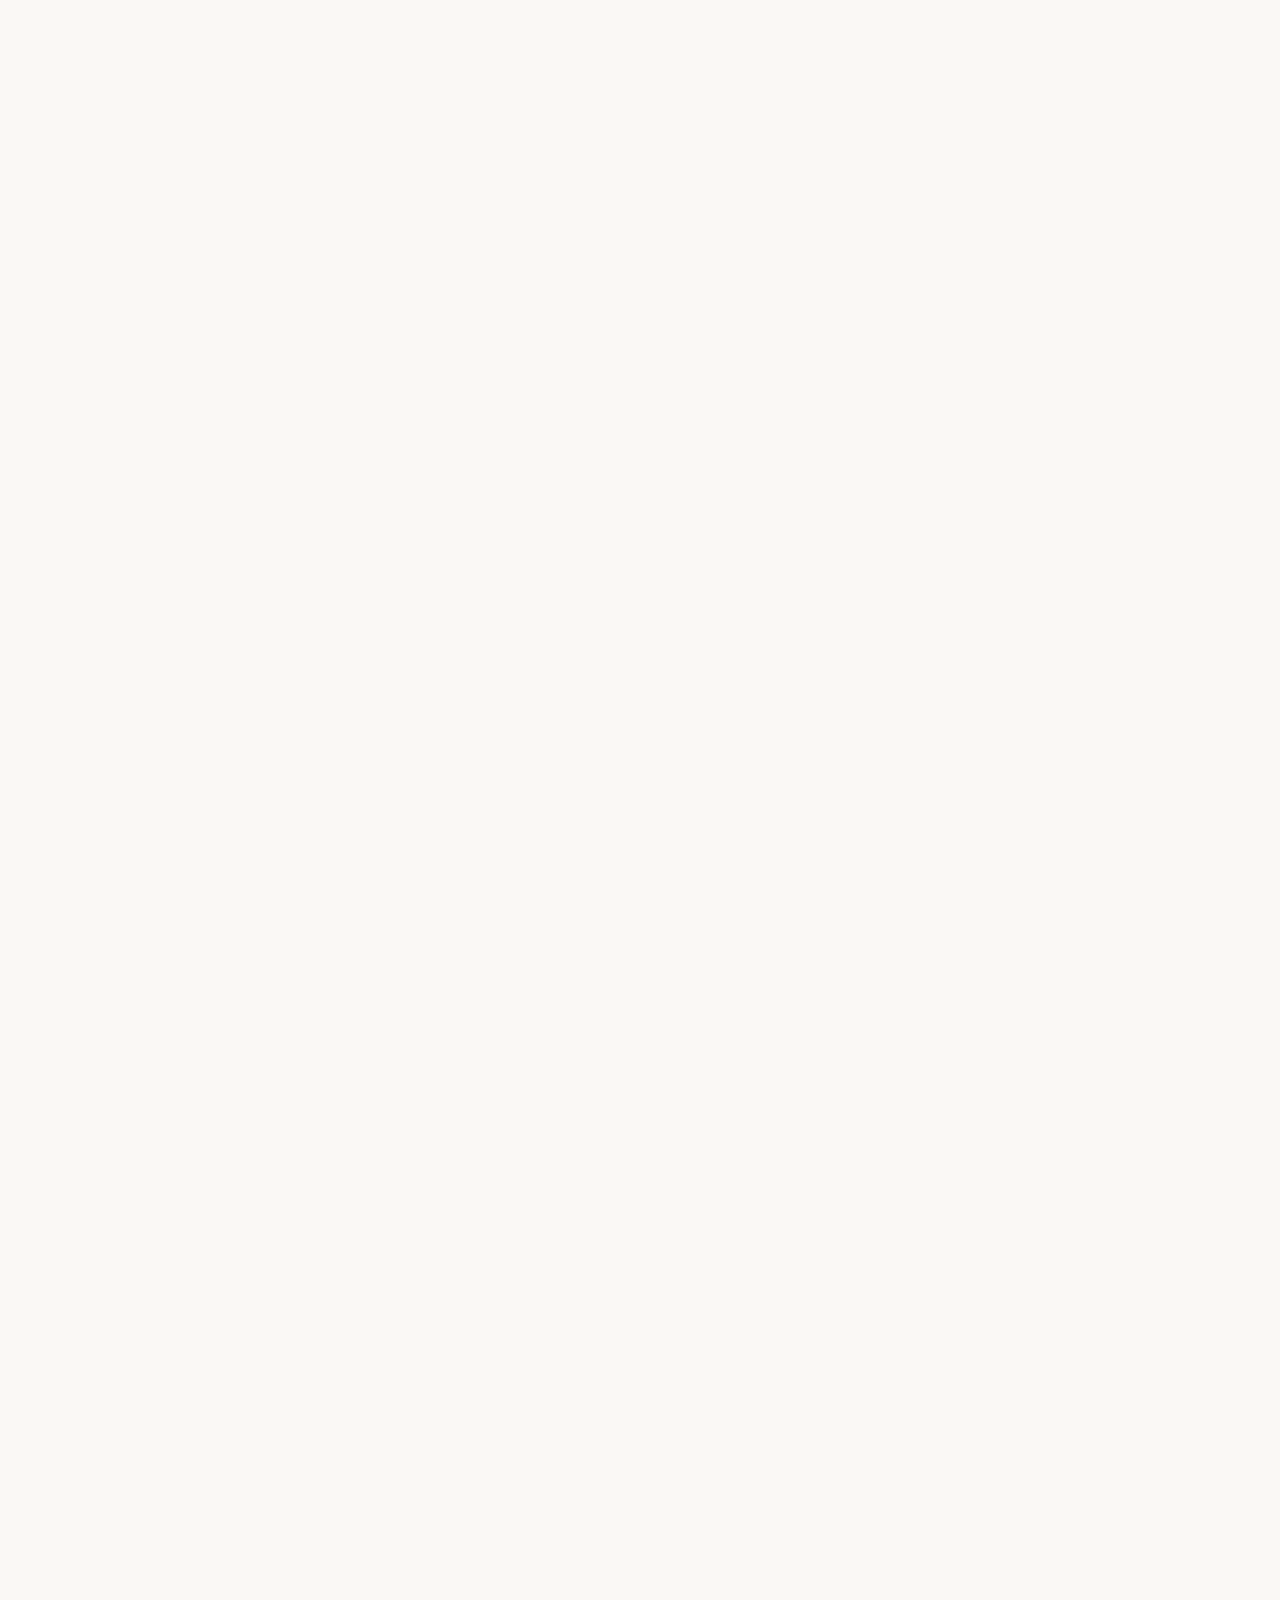
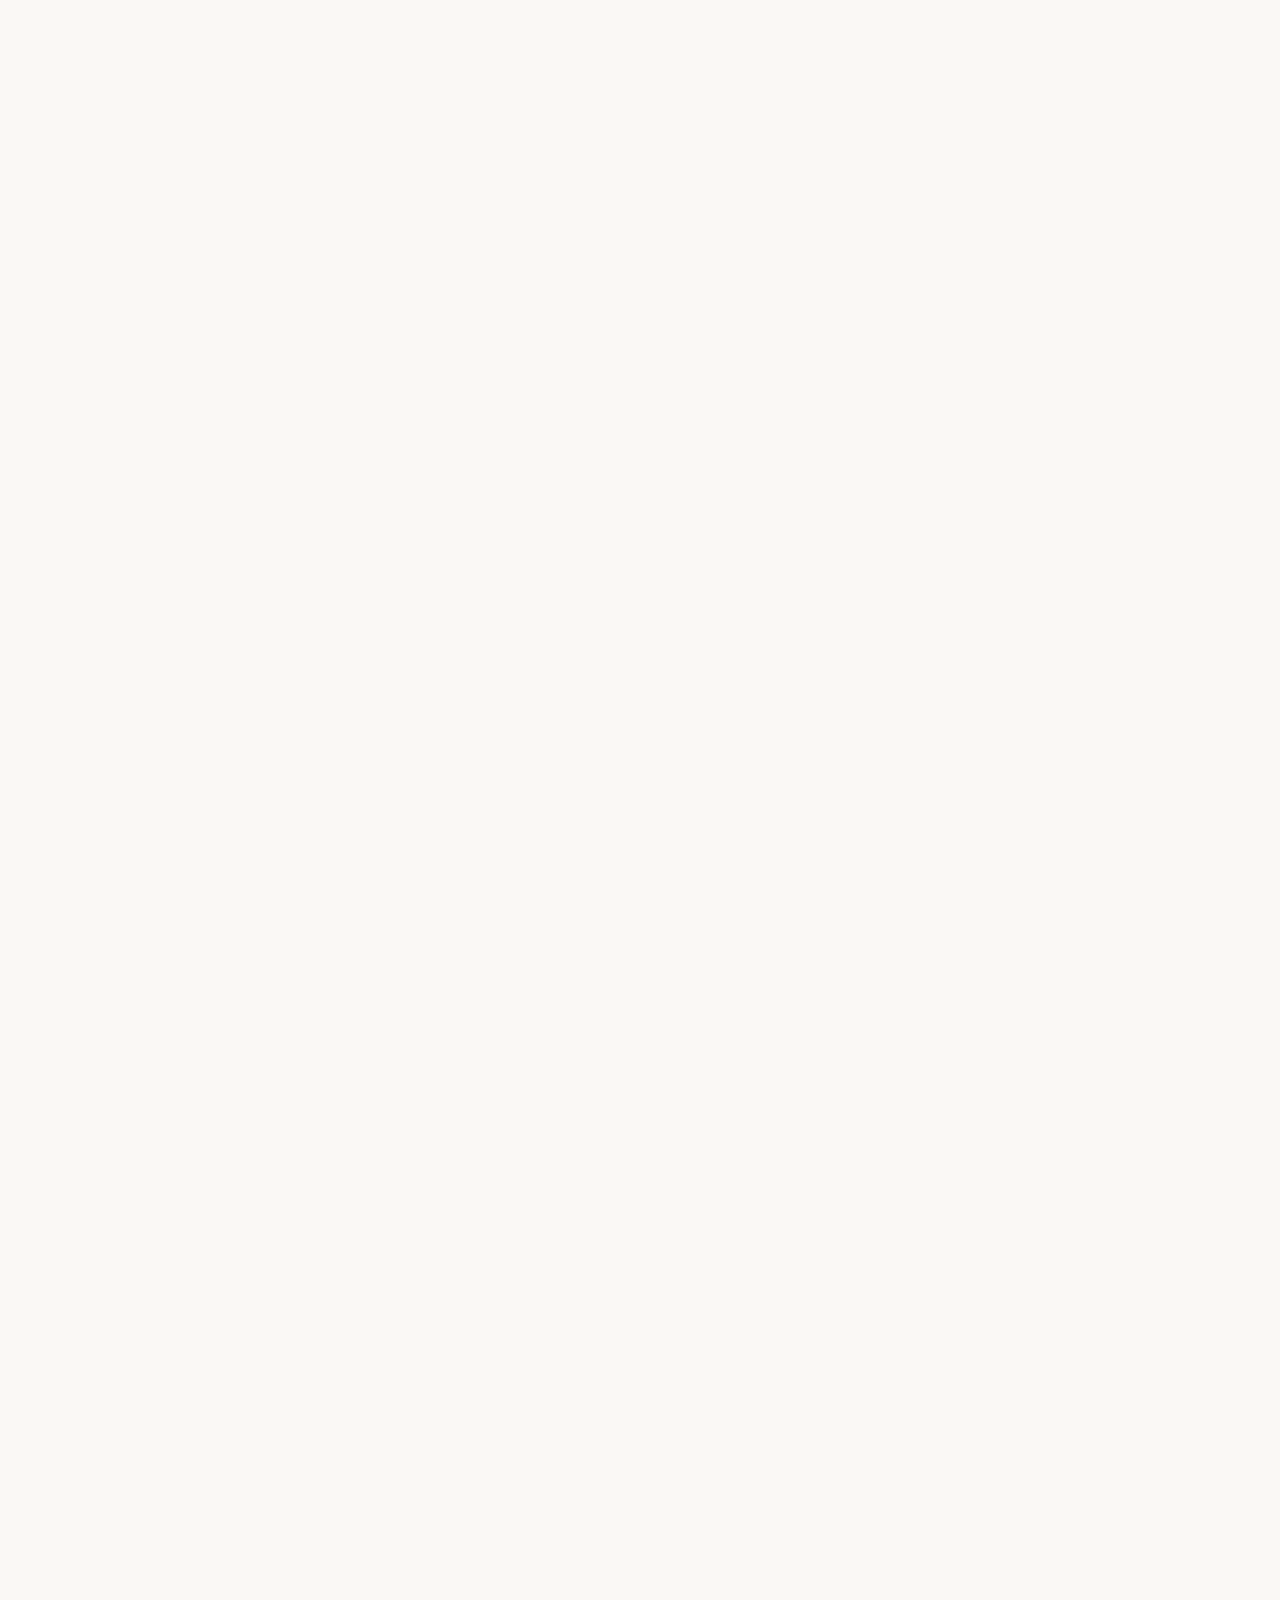
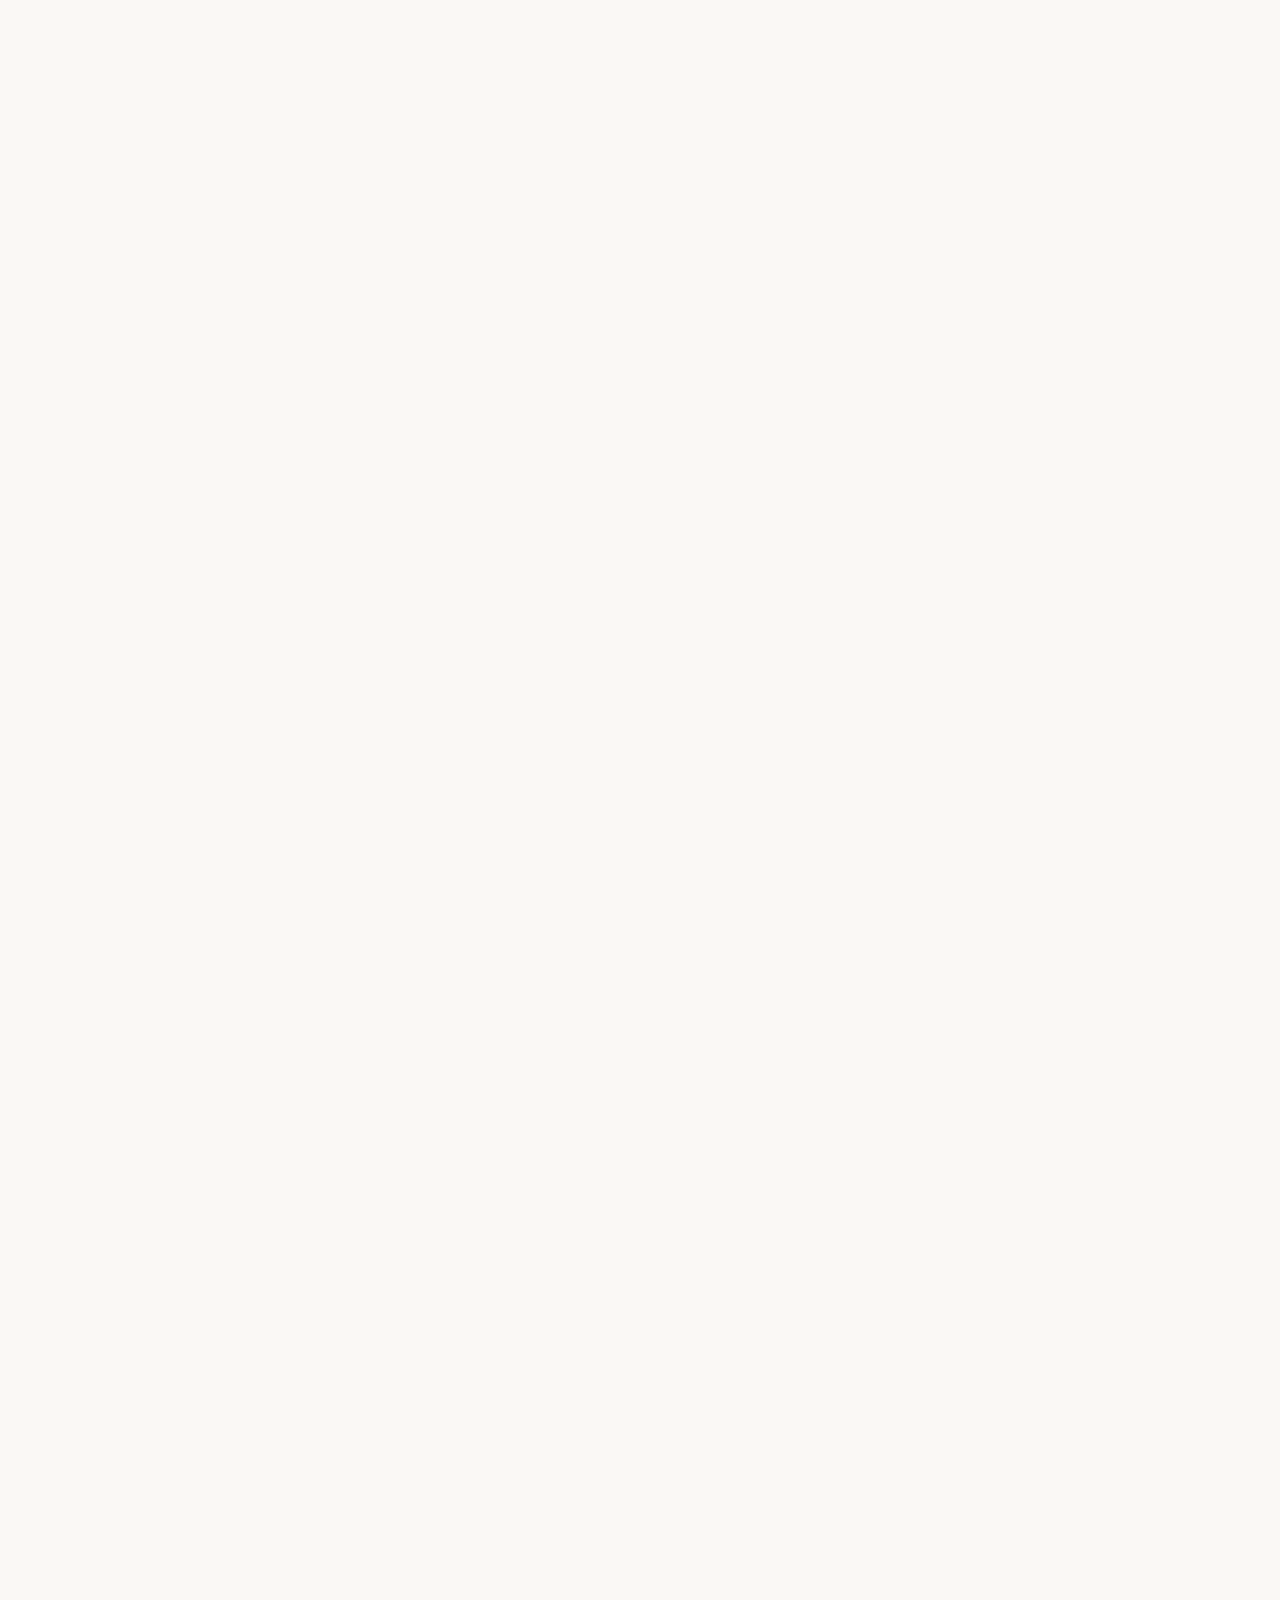
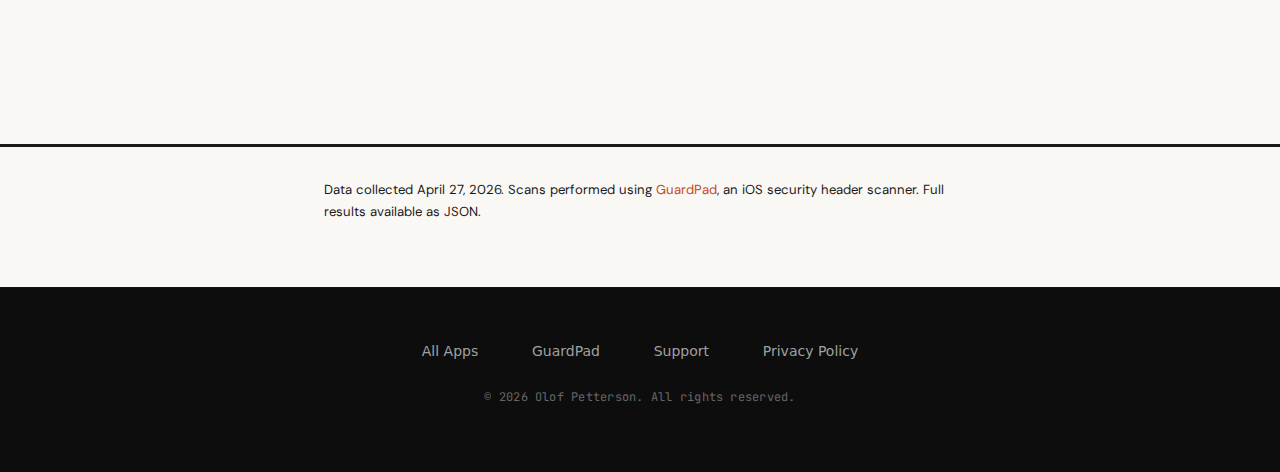
<file: docs/guardpad/report.html>
<!DOCTYPE html>
<html lang="en">
<head>
  <meta charset="UTF-8">
  <meta name="viewport" content="width=device-width, initial-scale=1.0">
  <title>35% of Top Websites Fail Basic Security Header Checks — State of Web Security Headers 2026</title>
  <meta name="description" content="We scanned 217 of the world's most-visited websites. More than one in three scored an F on HTTP security headers — including Amazon, Microsoft, and LastPass.">

  <!-- Open Graph -->
  <meta property="og:title" content="35% of Top Websites Fail Basic Security Header Checks">
  <meta property="og:description" content="We scanned 217 major websites for HTTP security headers. Amazon, Microsoft, and LastPass all scored 0/100. PyPI beat every trillion-dollar company.">
  <meta property="og:type" content="article">
  <meta property="og:url" content="https://olofpetterson.github.io/op-apps/guardpad/report.html">
  <meta property="og:image" content="https://olofpetterson.github.io/op-apps/guardpad/report-og.png">

  <!-- Twitter Card -->
  <meta name="twitter:card" content="summary_large_image">
  <meta name="twitter:title" content="35% of Top Websites Fail Basic Security Header Checks">
  <meta name="twitter:description" content="We scanned 217 major websites. Amazon, Microsoft, and LastPass all scored 0/100.">
  <meta name="twitter:image" content="https://olofpetterson.github.io/op-apps/guardpad/report-og.png">

  <link rel="icon" href="favicon.ico">
  <link rel="stylesheet" href="../shared/styles.css">

  <link rel="preconnect" href="https://fonts.googleapis.com">
  <link rel="preconnect" href="https://fonts.gstatic.com" crossorigin>
  <link href="https://fonts.googleapis.com/css2?family=Instrument+Serif:ital@0;1&family=DM+Sans:ital,opsz,wght@0,9..40,400;0,9..40,500;0,9..40,600;1,9..40,400&display=swap" rel="stylesheet">

  <style>
    :root {
      --color-accent: #FFB000;
      --color-accent-hover: #FFC233;
    }

    /* Override dark body for the report content area */
    .report-page {
      --rp-ink: #1a1a1a;
      --rp-paper: #faf8f5;
      --rp-paper-alt: #f2efe9;
      --rp-accent: #c44b28;
      --rp-accent-soft: #e8d5cb;
      --rp-muted: #6b6560;
      --rp-rule: #d4cec7;
      --rp-grade-a: #2d7a3a;
      --rp-grade-b: #5a8f3e;
      --rp-grade-c: #b8860b;
      --rp-grade-d: #c4652a;
      --rp-grade-f: #b52a1c;
      --rp-serif: 'Instrument Serif', Georgia, 'Times New Roman', serif;
      --rp-sans: 'DM Sans', -apple-system, BlinkMacSystemFont, sans-serif;
      --rp-mono: 'JetBrains Mono', 'SF Mono', Consolas, monospace;
      --rp-measure: 680px;
      --rp-wide: 880px;

      background: var(--rp-paper);
      font-family: var(--rp-sans);
      font-weight: 400;
      line-height: 1.65;
      color: var(--rp-ink);
      font-size: 18px;
      -webkit-font-smoothing: antialiased;
      -moz-osx-font-smoothing: grayscale;
    }

    .report-page ::selection {
      background: var(--rp-accent-soft);
      color: var(--rp-ink);
    }

    .report-page p {
      color: var(--rp-ink);
    }

    .report-page a {
      color: var(--rp-accent);
    }
    .report-page a:hover {
      color: var(--rp-accent);
      text-decoration: underline;
    }

    /* ─── Layout ─── */
    .rp-container {
      max-width: var(--rp-measure);
      margin: 0 auto;
      padding: 0 1.5rem;
    }
    .rp-wide { max-width: var(--rp-wide); }

    /* ─── Header ─── */
    .rp-header {
      padding: 3rem 0 3rem;
      border-bottom: 3px solid var(--rp-ink);
      margin-bottom: 2rem;
    }
    .rp-header .kicker {
      font-family: var(--rp-sans);
      font-size: 0.72rem;
      font-weight: 600;
      letter-spacing: 0.14em;
      text-transform: uppercase;
      color: var(--rp-accent);
      margin-bottom: 1.2rem;
      display: block;
    }
    .rp-header h1 {
      font-family: var(--rp-serif);
      font-size: clamp(2.4rem, 5.5vw, 3.8rem);
      font-weight: 400;
      line-height: 1.08;
      letter-spacing: -0.015em;
      color: var(--rp-ink);
      max-width: 18em;
      margin-bottom: 0;
    }
    .rp-header .standfirst {
      font-family: var(--rp-serif);
      font-style: italic;
      font-size: 1.2rem;
      line-height: 1.55;
      color: var(--rp-muted);
      margin-top: 1.5rem;
      max-width: 36em;
    }
    .rp-header .byline {
      font-family: var(--rp-sans);
      font-size: 0.78rem;
      color: var(--rp-muted);
      margin-top: 2rem;
      padding-top: 1rem;
      border-top: 1px solid var(--rp-rule);
    }
    .rp-header .byline time { font-weight: 500; }

    /* ─── Article body ─── */
    .report-page article h2 {
      font-family: var(--rp-serif);
      font-size: 2rem;
      font-weight: 400;
      line-height: 1.15;
      margin: 3.5rem 0 1rem;
      padding-top: 2rem;
      border-top: 1px solid var(--rp-rule);
      color: var(--rp-ink);
      letter-spacing: 0;
    }
    .report-page article h3 {
      font-family: var(--rp-sans);
      font-size: 0.82rem;
      font-weight: 600;
      letter-spacing: 0.1em;
      text-transform: uppercase;
      color: var(--rp-accent);
      margin: 2.5rem 0 0.8rem;
    }
    .report-page article p {
      margin-bottom: 1.15rem;
      color: var(--rp-ink);
    }
    .report-page article strong { font-weight: 600; }

    .report-page code {
      font-family: var(--rp-mono);
      font-size: 0.82em;
      background: var(--rp-paper-alt);
      padding: 0.12em 0.35em;
      border-radius: 3px;
      font-weight: 500;
      color: var(--rp-ink);
    }

    /* ─── Big number callouts ─── */
    .stat-row {
      display: grid;
      grid-template-columns: repeat(auto-fit, minmax(200px, 1fr));
      gap: 1.2rem;
      margin: 2rem 0 2.5rem;
    }
    .stat-card {
      background: var(--rp-paper-alt);
      border: 1px solid var(--rp-rule);
      padding: 1.5rem 1.2rem;
      text-align: center;
    }
    .stat-card .number {
      font-family: var(--rp-serif);
      font-size: 3.2rem;
      line-height: 1;
      color: var(--rp-accent);
      display: block;
    }
    .stat-card .label {
      font-family: var(--rp-sans);
      font-size: 0.75rem;
      font-weight: 500;
      letter-spacing: 0.06em;
      text-transform: uppercase;
      color: var(--rp-muted);
      margin-top: 0.5rem;
      display: block;
    }

    /* ─── Grade bar charts ─── */
    .grade-chart { margin: 1.5rem 0 2rem; }
    .grade-chart .chart-title {
      font-family: var(--rp-sans);
      font-size: 0.72rem;
      font-weight: 600;
      letter-spacing: 0.1em;
      text-transform: uppercase;
      color: var(--rp-muted);
      margin-bottom: 0.8rem;
    }
    .grade-bar-row {
      display: flex;
      align-items: center;
      margin-bottom: 0.35rem;
      gap: 0.6rem;
    }
    .grade-bar-row .grade-label {
      font-family: var(--rp-mono);
      font-size: 0.82rem;
      font-weight: 500;
      width: 2rem;
      text-align: right;
      flex-shrink: 0;
    }
    .grade-bar-row .bar-track {
      flex: 1;
      height: 28px;
      background: var(--rp-paper-alt);
      border: 1px solid var(--rp-rule);
      position: relative;
      overflow: hidden;
    }
    .grade-bar-row .bar-fill {
      height: 100%;
      transition: width 1.2s cubic-bezier(0.22, 1, 0.36, 1);
      width: 0;
    }
    .grade-bar-row .bar-value {
      font-family: var(--rp-mono);
      font-size: 0.75rem;
      font-weight: 500;
      color: var(--rp-muted);
      width: 5rem;
      text-align: left;
      flex-shrink: 0;
    }
    .bar-fill.grade-a-plus { background: var(--rp-grade-a); }
    .bar-fill.grade-a { background: var(--rp-grade-a); opacity: 0.85; }
    .bar-fill.grade-b { background: var(--rp-grade-b); }
    .bar-fill.grade-c { background: var(--rp-grade-c); }
    .bar-fill.grade-d { background: var(--rp-grade-d); }
    .bar-fill.grade-f { background: var(--rp-grade-f); }

    /* ─── Tables ─── */
    .data-table-wrap {
      margin: 1.5rem 0 2rem;
      overflow-x: auto;
      -webkit-overflow-scrolling: touch;
    }
    .report-page table {
      width: 100%;
      border-collapse: collapse;
      font-size: 0.88rem;
    }
    .report-page thead th {
      font-family: var(--rp-sans);
      font-size: 0.7rem;
      font-weight: 600;
      letter-spacing: 0.08em;
      text-transform: uppercase;
      color: var(--rp-muted);
      text-align: left;
      padding: 0.6rem 0.8rem;
      border-bottom: 2px solid var(--rp-ink);
      white-space: nowrap;
    }
    .report-page thead th:last-child,
    .report-page tbody td:last-child { text-align: right; }
    .report-page tbody td {
      padding: 0.55rem 0.8rem;
      border-bottom: 1px solid var(--rp-rule);
      vertical-align: top;
      color: var(--rp-ink);
    }
    .report-page tbody tr:last-child td { border-bottom: 2px solid var(--rp-ink); }
    .grade-cell {
      font-family: var(--rp-mono);
      font-weight: 600;
      font-size: 0.82rem;
    }
    .grade-cell.a-plus, .grade-cell.a { color: var(--rp-grade-a); }
    .grade-cell.b { color: var(--rp-grade-b); }
    .grade-cell.c { color: var(--rp-grade-c); }
    .grade-cell.d { color: var(--rp-grade-d); }
    .grade-cell.f { color: var(--rp-grade-f); }
    .score-cell {
      font-family: var(--rp-mono);
      font-size: 0.82rem;
    }

    /* ─── Callout boxes ─── */
    .callout {
      border-left: 4px solid var(--rp-accent);
      background: var(--rp-paper-alt);
      padding: 1.2rem 1.5rem;
      margin: 2rem 0;
    }
    .callout p { margin-bottom: 0.5rem; }
    .callout p:last-child { margin-bottom: 0; }
    .callout .callout-title {
      font-family: var(--rp-sans);
      font-weight: 600;
      font-size: 0.82rem;
      letter-spacing: 0.06em;
      text-transform: uppercase;
      color: var(--rp-accent);
      margin-bottom: 0.5rem;
    }

    /* ─── Versus card ─── */
    .vs-card {
      display: grid;
      grid-template-columns: 1fr auto 1fr;
      gap: 0;
      margin: 2rem 0;
      border: 1px solid var(--rp-rule);
      background: var(--rp-paper-alt);
      overflow: hidden;
    }
    .vs-side {
      padding: 1.5rem;
      text-align: center;
    }
    .vs-side .vs-domain {
      font-family: var(--rp-mono);
      font-size: 0.88rem;
      font-weight: 500;
      display: block;
      margin-bottom: 0.4rem;
    }
    .vs-side .vs-grade {
      font-family: var(--rp-serif);
      font-size: 3.4rem;
      line-height: 1;
      display: block;
    }
    .vs-side .vs-score {
      font-family: var(--rp-mono);
      font-size: 0.78rem;
      color: var(--rp-muted);
      display: block;
      margin-top: 0.3rem;
    }
    .vs-side.fail { background: #fdf2f0; }
    .vs-side.fail .vs-grade { color: var(--rp-grade-f); }
    .vs-side.pass { background: #f0f7f1; }
    .vs-side.pass .vs-grade { color: var(--rp-grade-a); }
    .vs-divider {
      display: flex;
      align-items: center;
      justify-content: center;
      font-family: var(--rp-sans);
      font-weight: 600;
      font-size: 0.82rem;
      color: var(--rp-muted);
      padding: 0 0.5rem;
      background: var(--rp-paper-alt);
    }

    /* ─── Header adoption chart ─── */
    .adoption-row {
      display: grid;
      grid-template-columns: 200px 1fr 50px 1fr 50px;
      align-items: center;
      gap: 0.4rem;
      margin-bottom: 0.3rem;
      font-size: 0.82rem;
    }
    .adoption-row .header-name {
      font-family: var(--rp-mono);
      font-size: 0.75rem;
      text-align: right;
      padding-right: 0.5rem;
      white-space: nowrap;
      overflow: hidden;
      text-overflow: ellipsis;
      color: var(--rp-ink);
    }
    .adoption-row .adopt-bar {
      height: 20px;
      background: var(--rp-paper-alt);
      border: 1px solid var(--rp-rule);
      position: relative;
      overflow: hidden;
    }
    .adoption-row .adopt-fill {
      height: 100%;
      transition: width 1.2s cubic-bezier(0.22, 1, 0.36, 1);
      width: 0;
    }
    .adopt-fill.global-fill { background: var(--rp-accent); opacity: 0.75; }
    .adopt-fill.sweden-fill { background: #2563eb; opacity: 0.75; }
    .adoption-row .adopt-pct {
      font-family: var(--rp-mono);
      font-size: 0.72rem;
      color: var(--rp-muted);
    }
    .adoption-legend {
      display: flex;
      gap: 1.5rem;
      margin-bottom: 1rem;
      font-size: 0.75rem;
      color: var(--rp-muted);
    }
    .adoption-legend span::before {
      content: '';
      display: inline-block;
      width: 12px;
      height: 12px;
      margin-right: 0.4rem;
      vertical-align: -1px;
    }
    .adoption-legend .legend-global::before { background: var(--rp-accent); opacity: 0.75; }
    .adoption-legend .legend-sweden::before { background: #2563eb; opacity: 0.75; }

    /* ─── Report footer ─── */
    .rp-footer {
      margin-top: 4rem;
      padding: 2rem 0 3rem;
      border-top: 3px solid var(--rp-ink);
      font-size: 0.82rem;
      color: var(--rp-muted);
    }
    .rp-footer a {
      color: var(--rp-accent);
      text-decoration: none;
    }
    .rp-footer a:hover { text-decoration: underline; }

    .methodology-note {
      font-size: 0.82rem;
      color: var(--rp-muted);
      line-height: 1.55;
    }
    .methodology-note p {
      margin-bottom: 0.8rem;
      color: var(--rp-muted);
    }

    /* ─── Animations ─── */
    .reveal {
      opacity: 0;
      transform: translateY(12px);
      transition: opacity 0.6s ease, transform 0.6s ease;
    }
    .reveal.visible {
      opacity: 1;
      transform: translateY(0);
    }

    /* ─── Responsive ─── */
    @media (max-width: 640px) {
      .report-page { font-size: 16px; }
      .rp-header { padding: 2rem 0 1.5rem; }
      .stat-row { grid-template-columns: 1fr 1fr; }
      .vs-card { grid-template-columns: 1fr; }
      .vs-divider { padding: 0.3rem; font-size: 0.72rem; }
      .adoption-row {
        grid-template-columns: 120px 1fr 40px 1fr 40px;
        font-size: 0.72rem;
      }
      .adoption-row .header-name { font-size: 0.65rem; }
      .report-page table { font-size: 0.8rem; }
      .report-page thead th, .report-page tbody td { padding: 0.4rem 0.5rem; }
    }
    @media (max-width: 420px) {
      .adoption-row {
        grid-template-columns: 1fr;
        gap: 0.15rem;
        margin-bottom: 0.8rem;
      }
      .adoption-row .header-name { text-align: left; padding-right: 0; }
      .adoption-row .adopt-bar { display: none; }
    }

    /* ─── Print ─── */
    @media print {
      .navbar, .site-footer { display: none; }
      .report-page { font-size: 11pt; }
      .rp-header { padding-top: 1rem; }
      .bar-fill, .adopt-fill { transition: none !important; }
      .reveal { opacity: 1 !important; transform: none !important; }
    }
  </style>
</head>

<body>
  <!-- Navigation (matches op-apps guardpad pages) -->
  <nav class="navbar" role="navigation" aria-label="Main navigation">
    <div class="nav-content">
      <a href="index.html" class="logo" aria-label="GuardPad Home">
        <span class="logo-icon" style="font-size: 1.5rem;">&#128737;</span>
        GuardPad
      </a>
      <div class="nav-links">
        <a href="report.html" style="color: var(--color-accent);">Report</a>
        <a href="support.html">Support</a>
        <a href="privacy.html">Privacy</a>
      </div>
    </div>
  </nav>

  <!-- Report content with its own light editorial design -->
  <div class="report-page" style="padding-top: 72px;">

    <!-- ═══ HEADER ═══ -->
    <header class="rp-header">
      <div class="rp-container">
        <span class="kicker">State of Web Security Headers 2026</span>
        <h1>35% of Top Websites Fail Basic Security Header Checks</h1>
        <p class="standfirst">We scanned over 200 of the world's most-visited websites and checked how many bother to set the HTTP security headers that every browser supports and every security guide recommends. The results are not encouraging.</p>
        <p class="byline">Data collected <time datetime="2026-04-27">April 27, 2026</time> &middot; 217 sites scanned &middot; 7 headers graded</p>
      </div>
    </header>

    <!-- ═══ BIG NUMBERS ═══ -->
    <section class="rp-container reveal">
      <div class="stat-row">
        <div class="stat-card">
          <span class="number">35%</span>
          <span class="label">of global top 100 get F</span>
        </div>
        <div class="stat-card">
          <span class="number">48.5</span>
          <span class="label">average score out of 100</span>
        </div>
        <div class="stat-card">
          <span class="number">0</span>
          <span class="label">Amazon's score</span>
        </div>
        <div class="stat-card">
          <span class="number">97</span>
          <span class="label">PyPI's score (top)</span>
        </div>
      </div>
    </section>

    <!-- ═══ ARTICLE ═══ -->
    <article class="rp-container">

      <!-- Grade Distribution -->
      <h2 class="reveal">The Numbers</h2>

      <p class="reveal">We scanned <strong>111 global sites</strong> and <strong>106 sites popular in Sweden</strong>, grading each on a 100-point scale across seven standard security headers.</p>

      <div class="reveal" style="display: grid; grid-template-columns: 1fr 1fr; gap: 2rem; margin: 1.5rem 0 2rem;">

        <div class="grade-chart">
          <div class="chart-title">Global Sites (109 scanned)</div>
          <div class="grade-bar-row">
            <span class="grade-label" style="color: var(--rp-grade-a)">A+</span>
            <div class="bar-track"><div class="bar-fill grade-a-plus" data-width="3"></div></div>
            <span class="bar-value">1 (1%)</span>
          </div>
          <div class="grade-bar-row">
            <span class="grade-label" style="color: var(--rp-grade-a)">A</span>
            <div class="bar-track"><div class="bar-fill grade-a" data-width="26"></div></div>
            <span class="bar-value">10 (9%)</span>
          </div>
          <div class="grade-bar-row">
            <span class="grade-label" style="color: var(--rp-grade-b)">B</span>
            <div class="bar-track"><div class="bar-fill grade-b" data-width="54"></div></div>
            <span class="bar-value">21 (19%)</span>
          </div>
          <div class="grade-bar-row">
            <span class="grade-label" style="color: var(--rp-grade-c)">C</span>
            <div class="bar-track"><div class="bar-fill grade-c" data-width="54"></div></div>
            <span class="bar-value">21 (19%)</span>
          </div>
          <div class="grade-bar-row">
            <span class="grade-label" style="color: var(--rp-grade-d)">D</span>
            <div class="bar-track"><div class="bar-fill grade-d" data-width="44"></div></div>
            <span class="bar-value">17 (16%)</span>
          </div>
          <div class="grade-bar-row">
            <span class="grade-label" style="color: var(--rp-grade-f)">F</span>
            <div class="bar-track"><div class="bar-fill grade-f" data-width="100"></div></div>
            <span class="bar-value">39 (36%)</span>
          </div>
        </div>

        <div class="grade-chart">
          <div class="chart-title">Swedish Sites (99 scanned)</div>
          <div class="grade-bar-row">
            <span class="grade-label" style="color: var(--rp-grade-a)">A+</span>
            <div class="bar-track"><div class="bar-fill grade-a-plus" data-width="6"></div></div>
            <span class="bar-value">2 (2%)</span>
          </div>
          <div class="grade-bar-row">
            <span class="grade-label" style="color: var(--rp-grade-a)">A</span>
            <div class="bar-track"><div class="bar-fill grade-a" data-width="31"></div></div>
            <span class="bar-value">10 (10%)</span>
          </div>
          <div class="grade-bar-row">
            <span class="grade-label" style="color: var(--rp-grade-b)">B</span>
            <div class="bar-track"><div class="bar-fill grade-b" data-width="59"></div></div>
            <span class="bar-value">19 (19%)</span>
          </div>
          <div class="grade-bar-row">
            <span class="grade-label" style="color: var(--rp-grade-c)">C</span>
            <div class="bar-track"><div class="bar-fill grade-c" data-width="69"></div></div>
            <span class="bar-value">22 (22%)</span>
          </div>
          <div class="grade-bar-row">
            <span class="grade-label" style="color: var(--rp-grade-d)">D</span>
            <div class="bar-track"><div class="bar-fill grade-d" data-width="44"></div></div>
            <span class="bar-value">14 (14%)</span>
          </div>
          <div class="grade-bar-row">
            <span class="grade-label" style="color: var(--rp-grade-f)">F</span>
            <div class="bar-track"><div class="bar-fill grade-f" data-width="100"></div></div>
            <span class="bar-value">32 (32%)</span>
          </div>
        </div>

      </div>

      <p class="reveal">In both datasets, roughly a third of sites fail outright, and the average hovers just below 50. Fewer than 10% earn an A or higher.</p>

      <!-- Surprising Findings -->
      <h2 class="reveal">Surprising Findings</h2>

      <h3 class="reveal">LastPass gets an F. Bitwarden gets an A.</h3>

      <div class="vs-card reveal">
        <div class="vs-side fail">
          <span class="vs-domain">lastpass.com</span>
          <span class="vs-grade">F</span>
          <span class="vs-score">0 / 100</span>
        </div>
        <div class="vs-divider">vs</div>
        <div class="vs-side pass">
          <span class="vs-domain">bitwarden.com</span>
          <span class="vs-grade">A</span>
          <span class="vs-score">83 / 100</span>
        </div>
      </div>

      <p class="reveal">Of all the results, this one stands out. <strong>LastPass.com &mdash; a password manager whose entire value proposition is security &mdash; scores 0 out of 100.</strong> Zero security headers. Not a single one. Meanwhile, competitor <strong>Bitwarden.com scores 83/100 (A)</strong>. If you are in the business of selling trust, your own homepage is a strange place to cut corners.</p>

      <h3 class="reveal">Amazon and Microsoft: 0 out of 100</h3>

      <p class="reveal">The two largest cloud infrastructure providers on earth &mdash; companies that literally sell security services to other companies &mdash; both score zero on their own marketing sites. <strong>Amazon.com: 0/100. Microsoft.com: 0/100.</strong> To be fair, this measures their public-facing homepages, not AWS or Azure dashboards. But the irony is hard to miss.</p>

      <h3 class="reveal">Vercel scores 0. The sites it hosts do better.</h3>

      <p class="reveal">Vercel, the platform behind millions of Next.js deployments, scores <strong>0/100</strong> on its own homepage. It is worth noting that Vercel makes it easy for <em>its customers</em> to configure security headers. The company apparently does not follow its own documentation.</p>

      <h3 class="reveal">The crypto exchange with no headers</h3>

      <p class="reveal"><strong>Binance.com scores 0/100.</strong> For a platform that processes billions of dollars in transactions, deploying zero security headers on the homepage is a choice.</p>

      <h3 class="reveal">Streaming services: the worst category</h3>

      <p class="reveal">Disney+, Hulu, and Netflix collectively illustrate the state of streaming: <strong>Disney+ (0/100)</strong>, <strong>Hulu (0/100)</strong>, and <strong>Netflix (53/100, grade D)</strong>. Spotify also gets a D at 48/100. Of the major streaming platforms scanned, not one managed a passing grade.</p>

      <h3 class="reveal">The developer tool gap</h3>

      <p class="reveal">Sites developers trust with their code and infrastructure show a wide spread. <strong>GitHub (B, 75/100)</strong> and <strong>OpenAI (B, 70/100)</strong> are decent. <strong>Stack Overflow gets a D (47/100)</strong>. <strong>Slack gets a D (47/100)</strong>. <strong>Zoom gets an F (15/100)</strong>.</p>

      <h3 class="reveal">PyPI stands alone at the top</h3>

      <div class="callout reveal">
        <div class="callout-title">Highest score in the dataset</div>
        <p>The single A+ in the global dataset is <strong>pypi.org at 97/100</strong> &mdash; the Python Package Index, a community-run open source project. It outperforms every trillion-dollar company in the scan.</p>
      </div>

      <!-- Sweden vs Global -->
      <h2 class="reveal">Sweden vs. Global</h2>

      <p class="reveal">Sweden's results are remarkably similar to the global averages, with a few notable divergences.</p>

      <div class="data-table-wrap reveal">
        <table>
          <thead>
            <tr><th>Metric</th><th>Global</th><th>Sweden</th></tr>
          </thead>
          <tbody>
            <tr><td>Average score</td><td class="score-cell">48.5</td><td class="score-cell">49.4</td></tr>
            <tr><td>F-grade rate</td><td>36%</td><td>32%</td></tr>
            <tr><td>A or A+ rate</td><td>10%</td><td>12%</td></tr>
            <tr><td>CSP adoption</td><td>53%</td><td>61%</td></tr>
            <tr><td>Referrer-Policy adoption</td><td>37%</td><td><strong>61%</strong></td></tr>
          </tbody>
        </table>
      </div>

      <p class="reveal">Swedish sites edge ahead on most header categories, with the largest gap in <strong>Referrer-Policy</strong> &mdash; adopted by 61% of Swedish sites versus just 37% globally.</p>

      <h3 class="reveal">Swedish standouts</h3>

      <p class="reveal"><strong>Aftonbladet.se</strong>, Sweden's largest tabloid, scores <strong>A+ (92/100)</strong> &mdash; outperforming Google, Apple, and every Big Tech company in the global scan. Sweden's healthcare portal <strong>1177.se scores A (87/100)</strong>, and the national tax authority <strong>Skatteverket.se gets a B (70/100)</strong>.</p>

      <p class="reveal">On the other end: <strong>H&amp;M (hm.com) scores 0/100</strong>, as does <strong>Elgiganten</strong> (Sweden's largest electronics retailer), national radio broadcaster <strong>Sveriges Radio</strong>, and bookstores <strong>Adlibris</strong> and <strong>Bokus</strong>.</p>

      <p class="reveal">Swedish banks are a mixed bag. <strong>Swedbank (B, 77/100)</strong> and <strong>SEB (B, 78/100)</strong> do well. <strong>Handelsbanken (B, 75/100)</strong> is close behind. <strong>Nordea lags at C (63/100)</strong>.</p>

      <!-- Header Adoption -->
      <h2 class="reveal">Header-by-Header Adoption</h2>

      <div class="reveal">
        <div class="adoption-legend">
          <span class="legend-global">Global</span>
          <span class="legend-sweden">Sweden</span>
        </div>

        <div class="adoption-row">
          <span class="header-name">Strict-Transport-Security</span>
          <div class="adopt-bar"><div class="adopt-fill global-fill" data-width="83"></div></div>
          <span class="adopt-pct">83%</span>
          <div class="adopt-bar"><div class="adopt-fill sweden-fill" data-width="85"></div></div>
          <span class="adopt-pct">85%</span>
        </div>
        <div class="adoption-row">
          <span class="header-name">X-Content-Type-Options</span>
          <div class="adopt-bar"><div class="adopt-fill global-fill" data-width="66"></div></div>
          <span class="adopt-pct">66%</span>
          <div class="adopt-bar"><div class="adopt-fill sweden-fill" data-width="76"></div></div>
          <span class="adopt-pct">76%</span>
        </div>
        <div class="adoption-row">
          <span class="header-name">X-Frame-Options</span>
          <div class="adopt-bar"><div class="adopt-fill global-fill" data-width="65"></div></div>
          <span class="adopt-pct">65%</span>
          <div class="adopt-bar"><div class="adopt-fill sweden-fill" data-width="65"></div></div>
          <span class="adopt-pct">65%</span>
        </div>
        <div class="adoption-row">
          <span class="header-name">Referrer-Policy</span>
          <div class="adopt-bar"><div class="adopt-fill global-fill" data-width="37"></div></div>
          <span class="adopt-pct">37%</span>
          <div class="adopt-bar"><div class="adopt-fill sweden-fill" data-width="61"></div></div>
          <span class="adopt-pct">61%</span>
        </div>
        <div class="adoption-row">
          <span class="header-name">Content-Security-Policy</span>
          <div class="adopt-bar"><div class="adopt-fill global-fill" data-width="53"></div></div>
          <span class="adopt-pct">53%</span>
          <div class="adopt-bar"><div class="adopt-fill sweden-fill" data-width="61"></div></div>
          <span class="adopt-pct">61%</span>
        </div>
        <div class="adoption-row">
          <span class="header-name">X-XSS-Protection</span>
          <div class="adopt-bar"><div class="adopt-fill global-fill" data-width="45"></div></div>
          <span class="adopt-pct">45%</span>
          <div class="adopt-bar"><div class="adopt-fill sweden-fill" data-width="53"></div></div>
          <span class="adopt-pct">53%</span>
        </div>
        <div class="adoption-row">
          <span class="header-name">Permissions-Policy</span>
          <div class="adopt-bar"><div class="adopt-fill global-fill" data-width="28"></div></div>
          <span class="adopt-pct">28%</span>
          <div class="adopt-bar"><div class="adopt-fill sweden-fill" data-width="29"></div></div>
          <span class="adopt-pct">29%</span>
        </div>
      </div>

      <p class="reveal"><strong>HSTS</strong> is the one bright spot &mdash; over 80% adoption in both datasets. After that, it drops fast. <strong>Permissions-Policy</strong>, arguably the most important modern header for controlling browser feature access, is deployed on fewer than 30% of sites in both groups.</p>

      <!-- Cross-Origin Headers -->
      <h3 class="reveal">Cross-Origin and Reporting Headers</h3>

      <div class="data-table-wrap reveal">
        <table>
          <thead>
            <tr><th>Header</th><th>Global</th><th>Sweden</th></tr>
          </thead>
          <tbody>
            <tr><td><code>Cross-Origin-Opener-Policy</code></td><td>20%</td><td>21%</td></tr>
            <tr><td><code>Cross-Origin-Embedder-Policy</code></td><td>11%</td><td>14%</td></tr>
            <tr><td><code>Cross-Origin-Resource-Policy</code></td><td>12%</td><td>17%</td></tr>
            <tr><td><code>NEL</code> (Network Error Logging)</td><td>16%</td><td>7%</td></tr>
            <tr><td><code>Report-To</code></td><td>24%</td><td>11%</td></tr>
          </tbody>
        </table>
      </div>

      <p class="reveal">Cross-origin isolation headers remain rare across the board. The one area where global sites significantly outperform Swedish ones is in <strong>reporting infrastructure</strong> (Report-To at 24% vs. 11%), likely driven by large US platforms that have invested in centralized error-reporting pipelines.</p>

      <!-- Server Disclosure -->
      <h2 class="reveal">Server Information Disclosure</h2>

      <p class="reveal">An easy win that most sites skip: <strong>90 out of 109 global sites</strong> and <strong>63 out of 99 Swedish sites</strong> expose their <code>Server</code> header, telling attackers exactly what software is running behind the scenes.</p>

      <p class="reveal">The most common <code>Server</code> values globally: <strong>Cloudflare</strong> (28 sites), <strong>nginx</strong> (10), <strong>Envoy</strong> (6), <strong>AkamaiNetStorage</strong> (3), <strong>CloudFront</strong> (3).</p>

      <!-- Top and Bottom -->
      <h2 class="reveal">Top and Bottom Performers</h2>

      <div style="display: grid; grid-template-columns: 1fr 1fr; gap: 2rem;" class="reveal">

        <div>
          <h3>Global &mdash; Best</h3>
          <div class="data-table-wrap">
            <table>
              <thead><tr><th>Domain</th><th>Grade</th><th>Score</th></tr></thead>
              <tbody>
                <tr><td>pypi.org</td><td class="grade-cell a-plus">A+</td><td class="score-cell">97</td></tr>
                <tr><td>npmjs.com</td><td class="grade-cell a">A</td><td class="score-cell">88</td></tr>
                <tr><td>theguardian.com</td><td class="grade-cell a">A</td><td class="score-cell">88</td></tr>
                <tr><td>coinbase.com</td><td class="grade-cell a">A</td><td class="score-cell">88</td></tr>
                <tr><td>nordvpn.com</td><td class="grade-cell a">A</td><td class="score-cell">88</td></tr>
                <tr><td>medium.com</td><td class="grade-cell a">A</td><td class="score-cell">88</td></tr>
                <tr><td>letsencrypt.org</td><td class="grade-cell a">A</td><td class="score-cell">83</td></tr>
                <tr><td>bitwarden.com</td><td class="grade-cell a">A</td><td class="score-cell">83</td></tr>
                <tr><td>namecheap.com</td><td class="grade-cell a">A</td><td class="score-cell">83</td></tr>
                <tr><td>discord.com</td><td class="grade-cell a">A</td><td class="score-cell">82</td></tr>
              </tbody>
            </table>
          </div>
        </div>

        <div>
          <h3>Global &mdash; Worst</h3>
          <div class="data-table-wrap">
            <table>
              <thead><tr><th>Domain</th><th>Grade</th><th>Score</th></tr></thead>
              <tbody>
                <tr><td>amazon.com</td><td class="grade-cell f">F</td><td class="score-cell">0</td></tr>
                <tr><td>etsy.com</td><td class="grade-cell f">F</td><td class="score-cell">0</td></tr>
                <tr><td>vercel.com</td><td class="grade-cell f">F</td><td class="score-cell">0</td></tr>
                <tr><td>microsoft.com</td><td class="grade-cell f">F</td><td class="score-cell">0</td></tr>
                <tr><td>airtable.com</td><td class="grade-cell f">F</td><td class="score-cell">0</td></tr>
                <tr><td>binance.com</td><td class="grade-cell f">F</td><td class="score-cell">0</td></tr>
                <tr><td>hulu.com</td><td class="grade-cell f">F</td><td class="score-cell">0</td></tr>
                <tr><td>disneyplus.com</td><td class="grade-cell f">F</td><td class="score-cell">0</td></tr>
                <tr><td>lastpass.com</td><td class="grade-cell f">F</td><td class="score-cell">0</td></tr>
                <tr><td>khanacademy.org</td><td class="grade-cell f">F</td><td class="score-cell">0</td></tr>
              </tbody>
            </table>
          </div>
        </div>

      </div>

      <div style="display: grid; grid-template-columns: 1fr 1fr; gap: 2rem; margin-top: 1.5rem;" class="reveal">

        <div>
          <h3>Sweden &mdash; Best</h3>
          <div class="data-table-wrap">
            <table>
              <thead><tr><th>Domain</th><th>Grade</th><th>Score</th></tr></thead>
              <tbody>
                <tr><td>king.com</td><td class="grade-cell a-plus">A+</td><td class="score-cell">95</td></tr>
                <tr><td>aftonbladet.se</td><td class="grade-cell a-plus">A+</td><td class="score-cell">92</td></tr>
                <tr><td>inet.se</td><td class="grade-cell a">A</td><td class="score-cell">88</td></tr>
                <tr><td>1177.se</td><td class="grade-cell a">A</td><td class="score-cell">87</td></tr>
                <tr><td>skandia.se</td><td class="grade-cell a">A</td><td class="score-cell">85</td></tr>
                <tr><td>folkhalsomyndigheten.se</td><td class="grade-cell a">A</td><td class="score-cell">85</td></tr>
                <tr><td>svd.se</td><td class="grade-cell a">A</td><td class="score-cell">85</td></tr>
                <tr><td>hemkop.se</td><td class="grade-cell a">A</td><td class="score-cell">82</td></tr>
                <tr><td>systembolaget.se</td><td class="grade-cell a">A</td><td class="score-cell">82</td></tr>
                <tr><td>boozt.com</td><td class="grade-cell a">A</td><td class="score-cell">81</td></tr>
              </tbody>
            </table>
          </div>
        </div>

        <div>
          <h3>Sweden &mdash; Worst</h3>
          <div class="data-table-wrap">
            <table>
              <thead><tr><th>Domain</th><th>Grade</th><th>Score</th></tr></thead>
              <tbody>
                <tr><td>sverigesradio.se</td><td class="grade-cell f">F</td><td class="score-cell">0</td></tr>
                <tr><td>kronansapotek.se</td><td class="grade-cell f">F</td><td class="score-cell">0</td></tr>
                <tr><td>hm.com</td><td class="grade-cell f">F</td><td class="score-cell">0</td></tr>
                <tr><td>elgiganten.se</td><td class="grade-cell f">F</td><td class="score-cell">0</td></tr>
                <tr><td>netonnet.se</td><td class="grade-cell f">F</td><td class="score-cell">0</td></tr>
                <tr><td>adlibris.com</td><td class="grade-cell f">F</td><td class="score-cell">0</td></tr>
                <tr><td>bokus.com</td><td class="grade-cell f">F</td><td class="score-cell">0</td></tr>
                <tr><td>nakd.com</td><td class="grade-cell f">F</td><td class="score-cell">0</td></tr>
                <tr><td>breakit.se</td><td class="grade-cell f">F</td><td class="score-cell">0</td></tr>
                <tr><td>gp.se</td><td class="grade-cell f">F</td><td class="score-cell">0</td></tr>
              </tbody>
            </table>
          </div>
        </div>

      </div>

      <!-- Methodology -->
      <h2 class="reveal">Methodology</h2>

      <div class="methodology-note reveal">
        <p>Each site was scanned by fetching its HTTPS homepage (with a <code>www.</code> fallback) and inspecting the response headers after following redirects. Seven headers were scored on a weighted 100-point scale:</p>
      </div>

      <div class="data-table-wrap reveal">
        <table>
          <thead><tr><th>Header</th><th>Weight</th></tr></thead>
          <tbody>
            <tr><td><code>Strict-Transport-Security</code></td><td>25%</td></tr>
            <tr><td><code>Content-Security-Policy</code></td><td>25%</td></tr>
            <tr><td><code>X-Content-Type-Options</code></td><td>15%</td></tr>
            <tr><td><code>X-Frame-Options</code></td><td>10%</td></tr>
            <tr><td><code>Permissions-Policy</code></td><td>10%</td></tr>
            <tr><td><code>Referrer-Policy</code></td><td>10%</td></tr>
            <tr><td><code>X-XSS-Protection</code></td><td>5%</td></tr>
          </tbody>
        </table>
      </div>

      <div class="methodology-note reveal">
        <p>Grade thresholds: A+ &ge; 90, A &ge; 80, B &ge; 70, C &ge; 55, D &ge; 40, F &lt; 40. Cross-origin isolation and reporting headers were tracked separately and not included in the score. Two global sites and seven Swedish sites returned connection errors and were excluded.</p>
      </div>

      <!-- Conclusion -->
      <h2 class="reveal">Conclusion</h2>

      <p class="reveal">The state of HTTP security headers in 2026 is, bluntly, poor. A third of the biggest sites on the internet fail a basic check that takes minutes to fix. The headers we measured are not exotic &mdash; they are documented in every web security guide, supported by every major browser, and free to deploy.</p>

      <p class="reveal">HSTS has crossed the 80% adoption threshold, which is progress. But Content-Security-Policy sits at just 53% globally, and Permissions-Policy &mdash; which controls access to cameras, microphones, and geolocation &mdash; is deployed on fewer than 3 in 10 sites.</p>

      <p class="reveal">The pattern that emerges is not about resources. PyPI, a volunteer-run project, tops the chart. Amazon, a company worth $2 trillion, sits at the bottom. The difference is prioritization: teams that treat security headers as part of their deployment checklist get them right. Teams that do not, do not.</p>

      <p class="reveal">If you manage a website, run your own headers through a scanner. The fixes are usually a few lines of server configuration, and the payoff is real: protection against clickjacking, XSS, MIME sniffing, and a range of injection attacks that browsers are ready to block &mdash; if you ask them to.</p>

    </article>

    <!-- ═══ REPORT FOOTER ═══ -->
    <div class="rp-footer">
      <div class="rp-container">
        <p>Data collected April 27, 2026. Scans performed using <a href="https://apps.apple.com/app/guardpad/id6759147267">GuardPad</a>, an iOS security header scanner. Full results available as JSON.</p>
      </div>
    </div>

  </div><!-- .report-page -->

  <!-- Site footer (matches op-apps pattern) -->
  <footer class="site-footer" role="contentinfo" style="background: var(--color-background);">
    <div class="container">
      <nav class="footer-links" aria-label="Footer navigation">
        <a href="../">All Apps</a>
        <a href="index.html">GuardPad</a>
        <a href="support.html">Support</a>
        <a href="privacy.html">Privacy Policy</a>
      </nav>
      <p class="copyright">&copy; 2026 Olof Petterson. All rights reserved.</p>
    </div>
  </footer>

  <!-- ═══ SCRIPTS ═══ -->
  <script>
  (function() {
    var observer = new IntersectionObserver(function(entries) {
      entries.forEach(function(entry) {
        if (entry.isIntersecting) {
          entry.target.classList.add('visible');
          var fills = entry.target.querySelectorAll('[data-width]');
          fills.forEach(function(fill) {
            fill.style.width = fill.dataset.width + '%';
          });
          observer.unobserve(entry.target);
        }
      });
    }, { threshold: 0.15 });

    document.querySelectorAll('.reveal').forEach(function(el) {
      observer.observe(el);
    });
  })();
  </script>
  <script data-goatcounter="https://op-apps.goatcounter.com/count"
          async src="//gc.zgo.at/count.js"></script>
</body>
</html>
</file>
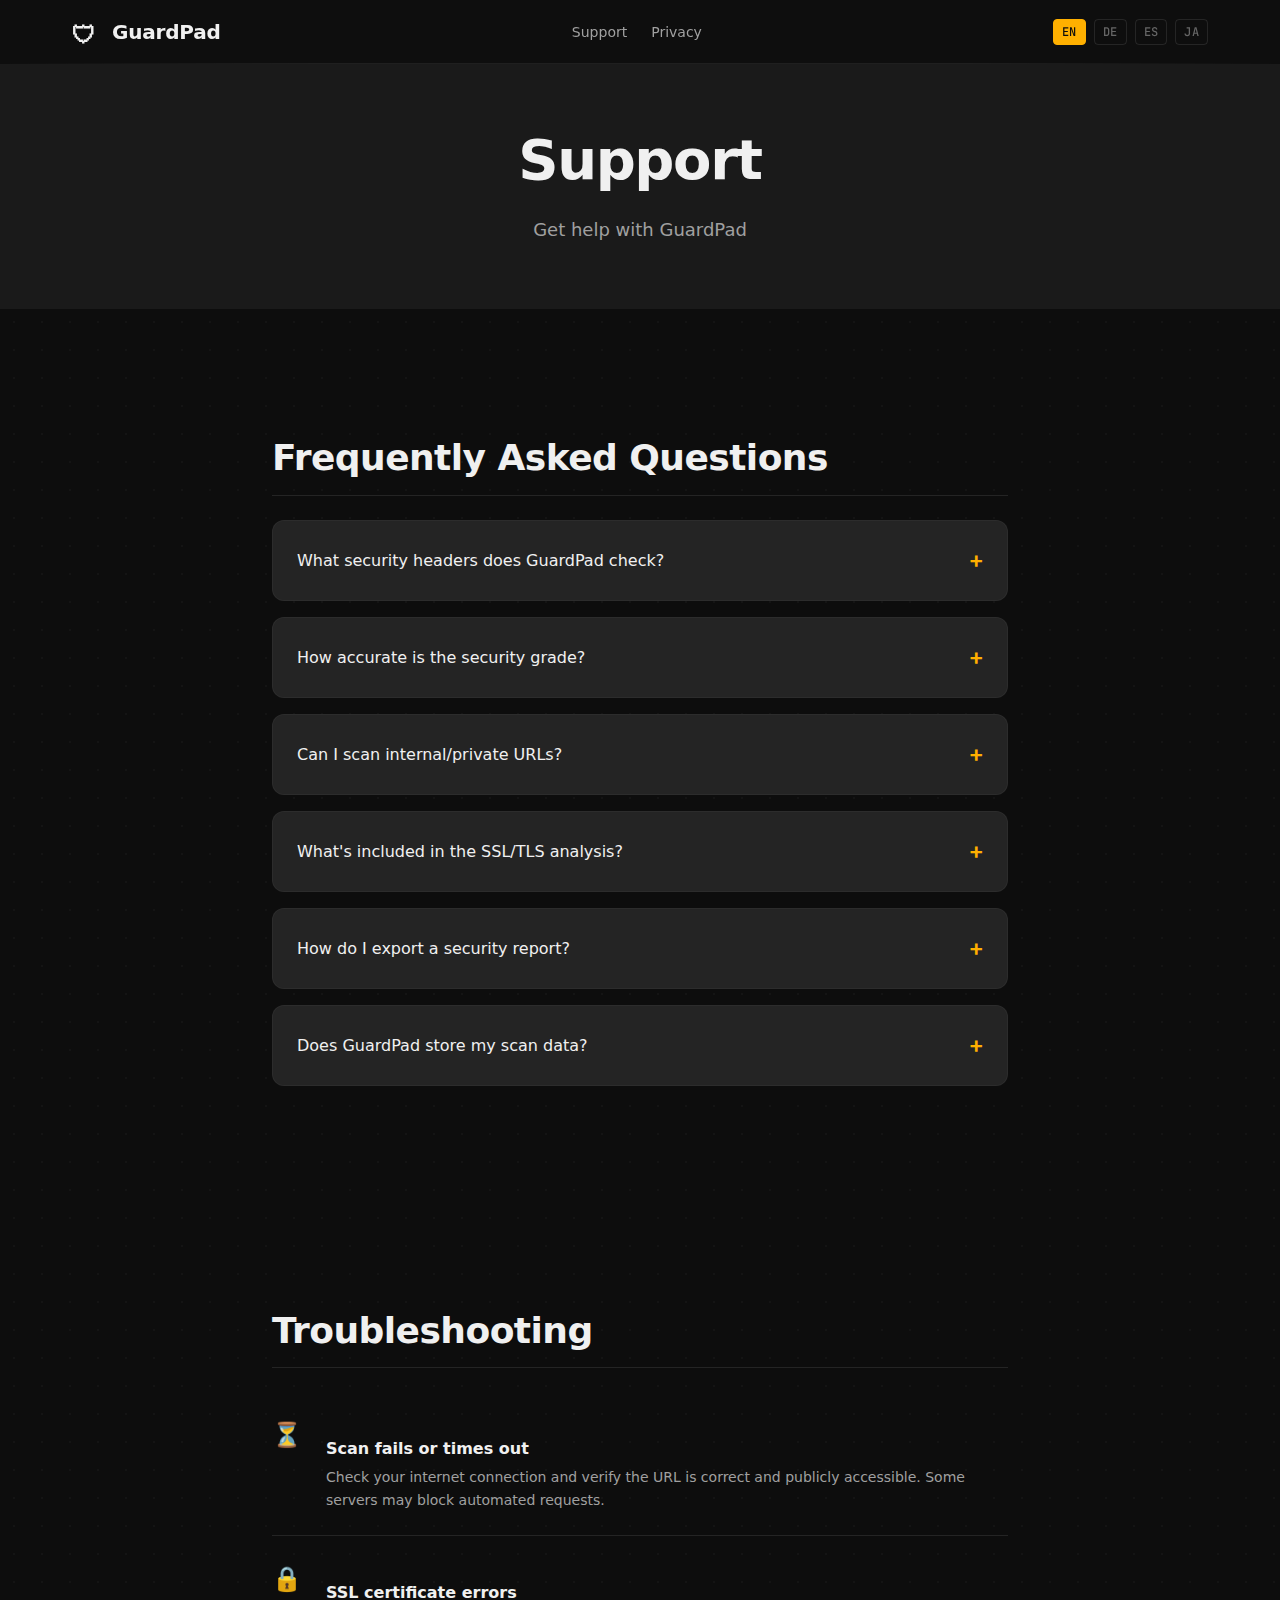
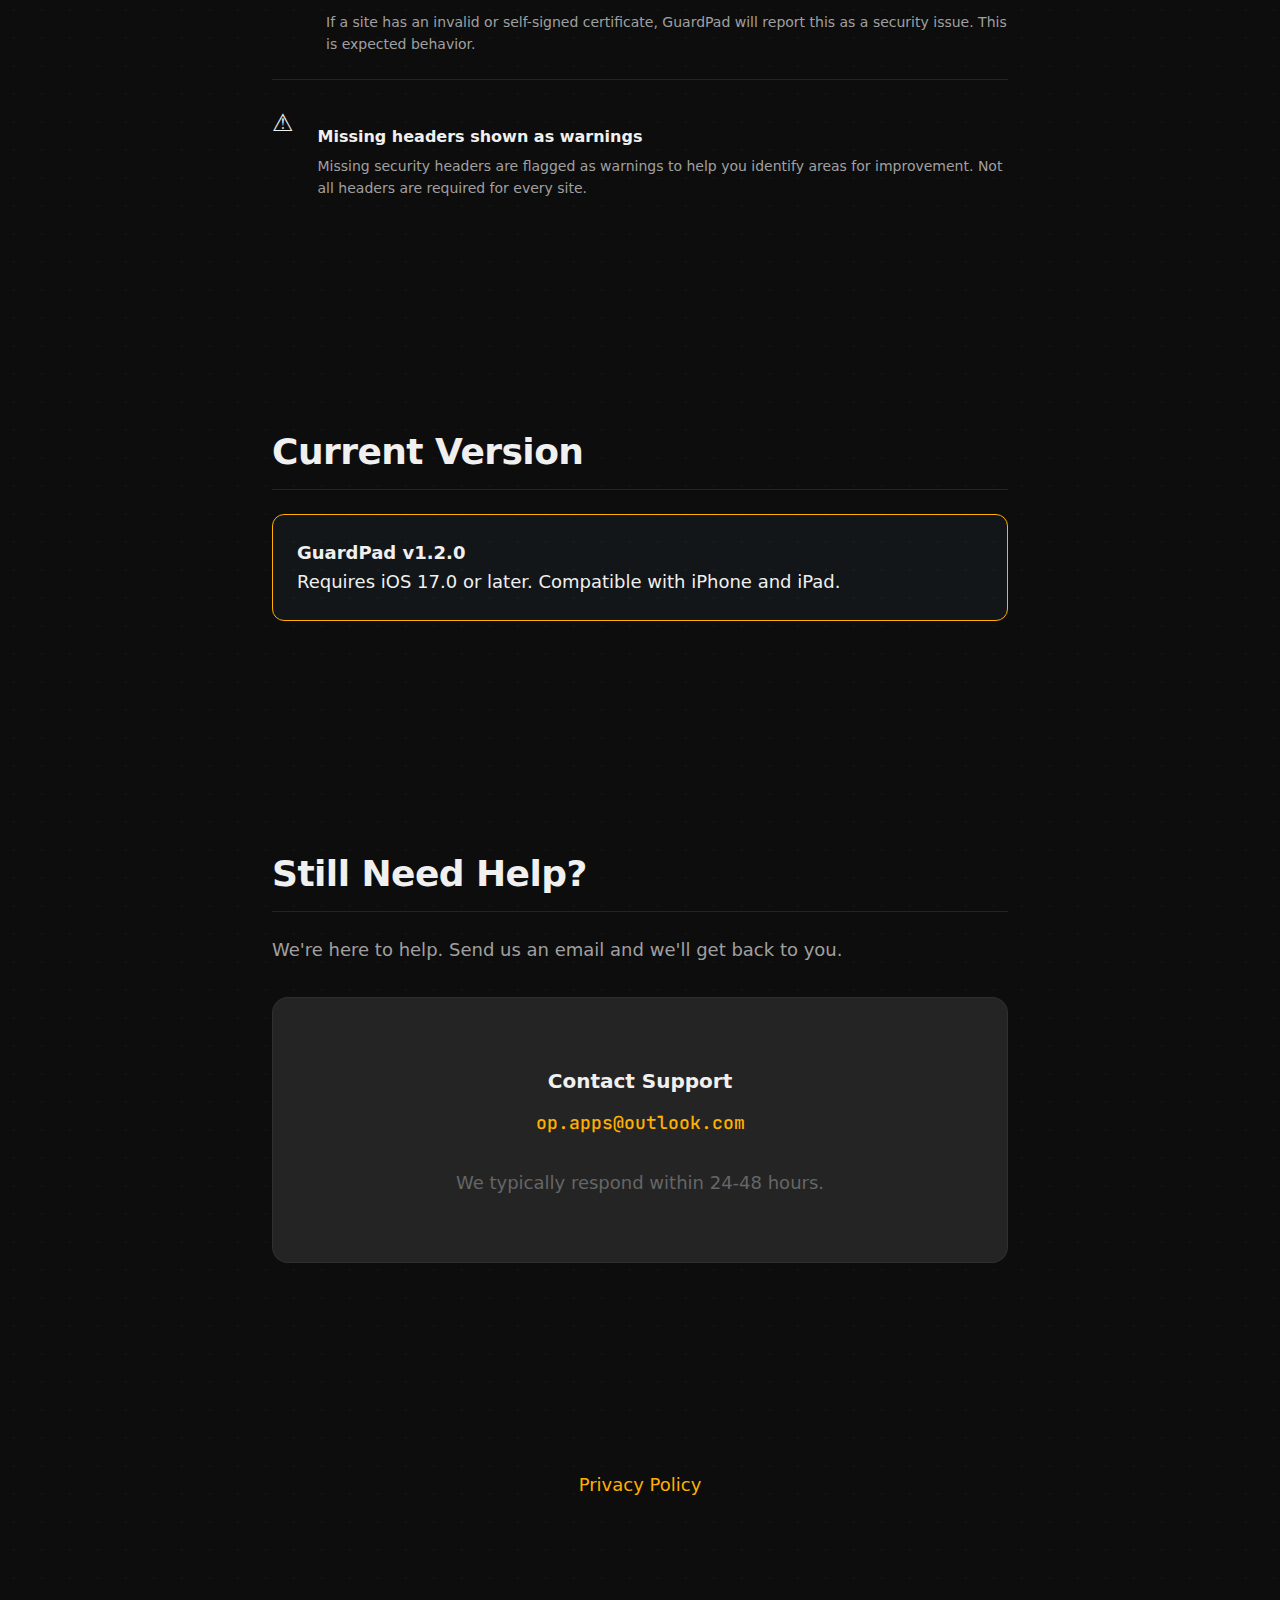
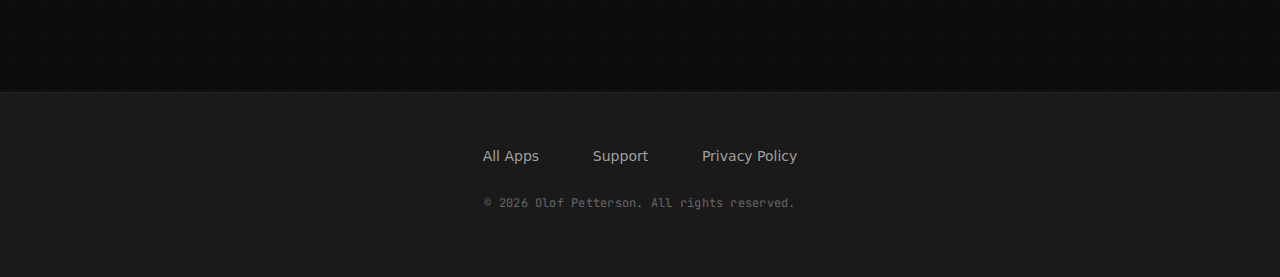
<file: docs/guardpad/support.html>
<!DOCTYPE html>
<html lang="en">
<head>
  <meta charset="UTF-8">
  <meta name="viewport" content="width=device-width, initial-scale=1.0">
  <meta name="description" content="GuardPad Support - Get help with GuardPad HTTP security scanner. FAQ, troubleshooting guides, and contact information.">

  <meta property="og:title" content="Support - GuardPad">
  <meta property="og:description" content="Get help with GuardPad HTTP security scanner.">
  <meta property="og:type" content="website">

  <link rel="alternate" hreflang="en" href="?lang=en">
  <link rel="alternate" hreflang="de" href="?lang=de">
  <link rel="alternate" hreflang="es" href="?lang=es">
  <link rel="alternate" hreflang="ja" href="?lang=ja">

  <link rel="icon" href="favicon.ico">
  <link rel="stylesheet" href="../shared/styles.css">
  <style>
    :root {
      --color-accent: #FFB000;
      --color-accent-hover: #FFC233;
    }
  </style>
  <title>Support - GuardPad</title>
</head>
<body>
  <nav class="navbar" role="navigation" aria-label="Main navigation">
    <div class="nav-content">
      <a href="index.html" class="logo" aria-label="GuardPad Home">
        <span class="logo-icon" style="font-size: 1.5rem;">&#128737;</span>
        GuardPad
      </a>
      <div class="nav-links">
        <a href="support.html" data-i18n="nav.support">Support</a>
        <a href="privacy.html" data-i18n="nav.privacy">Privacy</a>
      </div>
      <div class="language-switcher" role="group" aria-label="Language selection">
        <button class="lang-btn active" data-lang="en" aria-label="English">EN</button>
        <button class="lang-btn" data-lang="de" aria-label="Deutsch">DE</button>
        <button class="lang-btn" data-lang="es" aria-label="Español">ES</button>
        <button class="lang-btn" data-lang="ja" aria-label="Japanese">JA</button>
      </div>
    </div>
  </nav>

  <header class="page-header">
    <div class="container">
      <h1 data-i18n="support.title">Support</h1>
      <p data-i18n="support.subtitle">Get help with GuardPad</p>
    </div>
  </header>

  <main class="page-content">
    <div class="container container--narrow">

      <section class="content-section" aria-labelledby="faq-title">
        <h2 id="faq-title" data-i18n="support.faq.title">Frequently Asked Questions</h2>

        <div class="faq-item">
          <button class="faq-question" aria-expanded="false">
            <span data-i18n="support.faq.q1">What security headers does GuardPad check?</span>
          </button>
          <div class="faq-answer">
            <p class="faq-answer-content" data-i18n="support.faq.a1">GuardPad analyzes 11 security headers including Content-Security-Policy (with depth scoring), Strict-Transport-Security, X-Frame-Options, X-Content-Type-Options, Referrer-Policy, Permissions-Policy, and Cross-Origin policies (COOP, COEP, CORP). It also grades cookie security and checks for deprecated headers.</p>
          </div>
        </div>

        <div class="faq-item">
          <button class="faq-question" aria-expanded="false">
            <span data-i18n="support.faq.q2">How accurate is the security grade?</span>
          </button>
          <div class="faq-answer">
            <p class="faq-answer-content" data-i18n="support.faq.a2">The grade is based on industry best practices and OWASP recommendations. We check for presence and correct configuration of security headers.</p>
          </div>
        </div>

        <div class="faq-item">
          <button class="faq-question" aria-expanded="false">
            <span data-i18n="support.faq.q3">Can I scan internal/private URLs?</span>
          </button>
          <div class="faq-answer">
            <p class="faq-answer-content" data-i18n="support.faq.a3">GuardPad can only scan publicly accessible URLs. Internal or localhost URLs cannot be reached from your device.</p>
          </div>
        </div>

        <div class="faq-item">
          <button class="faq-question" aria-expanded="false">
            <span data-i18n="support.faq.q4">What's included in the SSL/TLS analysis?</span>
          </button>
          <div class="faq-answer">
            <p class="faq-answer-content" data-i18n="support.faq.a4">We check certificate validity, expiration date, issuer, subject, key strength, and supported protocols. PRO includes detailed cipher suite analysis.</p>
          </div>
        </div>

        <div class="faq-item">
          <button class="faq-question" aria-expanded="false">
            <span data-i18n="support.faq.q5">How do I export a security report?</span>
          </button>
          <div class="faq-answer">
            <p class="faq-answer-content" data-i18n="support.faq.a5">After scanning, tap the share button to export as PDF or JSON. PRO is required for export functionality.</p>
          </div>
        </div>

        <div class="faq-item">
          <button class="faq-question" aria-expanded="false">
            <span data-i18n="support.faq.q6">Does GuardPad store my scan data?</span>
          </button>
          <div class="faq-answer">
            <p class="faq-answer-content" data-i18n="support.faq.a6">All scan data is stored locally on your device. With PRO, you can enable iCloud sync to access your history across devices.</p>
          </div>
        </div>
      </section>

      <section class="content-section" aria-labelledby="troubleshooting-title">
        <h2 id="troubleshooting-title" data-i18n="support.troubleshooting.title">Troubleshooting</h2>

        <div class="whats-new-list">
          <div class="whats-new-item">
            <span class="whats-new-icon" aria-hidden="true">&#9203;</span>
            <div class="whats-new-content">
              <h3 data-i18n="support.troubleshooting.item1.title">Scan fails or times out</h3>
              <p data-i18n="support.troubleshooting.item1.desc">Check your internet connection and verify the URL is correct and publicly accessible. Some servers may block automated requests.</p>
            </div>
          </div>

          <div class="whats-new-item">
            <span class="whats-new-icon" aria-hidden="true">&#128274;</span>
            <div class="whats-new-content">
              <h3 data-i18n="support.troubleshooting.item2.title">SSL certificate errors</h3>
              <p data-i18n="support.troubleshooting.item2.desc">If a site has an invalid or self-signed certificate, GuardPad will report this as a security issue. This is expected behavior.</p>
            </div>
          </div>

          <div class="whats-new-item">
            <span class="whats-new-icon" aria-hidden="true">&#9888;</span>
            <div class="whats-new-content">
              <h3 data-i18n="support.troubleshooting.item3.title">Missing headers shown as warnings</h3>
              <p data-i18n="support.troubleshooting.item3.desc">Missing security headers are flagged as warnings to help you identify areas for improvement. Not all headers are required for every site.</p>
            </div>
          </div>
        </div>
      </section>

      <section class="content-section" aria-labelledby="version-title">
        <h2 id="version-title" data-i18n="support.version">Current Version</h2>
        <div class="info-box">
          <p><strong>GuardPad v1.2.0</strong></p>
          <p class="text-muted">Requires iOS 17.0 or later. Compatible with iPhone and iPad.</p>
        </div>
      </section>

      <section class="content-section" aria-labelledby="contact-title">
        <h2 id="contact-title" data-i18n="support.contact.title">Still Need Help?</h2>
        <p data-i18n="support.contact.desc">We're here to help. Send us an email and we'll get back to you.</p>

        <div class="contact-card mt-lg">
          <h3 data-i18n="support.contact.email">Contact Support</h3>
          <a href="mailto:op.apps@outlook.com" class="contact-email">op.apps@outlook.com</a>
          <p class="text-muted mt-lg">We typically respond within 24-48 hours.</p>
        </div>
      </section>

      <section class="content-section text-center">
        <p>
          <a href="privacy.html" data-i18n="footer.privacy">Privacy Policy</a>
        </p>
      </section>

    </div>
  </main>

  <footer role="contentinfo">
    <div class="container">
      <nav class="footer-links" aria-label="Footer navigation">
        <a href="../">All Apps</a>
        <a href="support.html" data-i18n="footer.support">Support</a>
        <a href="privacy.html" data-i18n="footer.privacy">Privacy Policy</a>
      </nav>
      <p class="copyright">&copy; 2026 Olof Petterson. All rights reserved.</p>
    </div>
  </footer>

  <script src="i18n.js"></script>
  <script src="../shared/i18n-base.js"></script>
  <script data-goatcounter="https://op-apps.goatcounter.com/count"
          async src="//gc.zgo.at/count.js"></script>
</body>
</html>
</file>
<file: docs/shared/styles.css>
/* OP Apps - Shared Design System Styles */

/* Fonts: JetBrains Mono (code/badges) */
@import url('https://fonts.googleapis.com/css2?family=JetBrains+Mono:wght@400;500&display=swap');

:root {
  /* Backgrounds */
  --color-background:        #0D0D0D;
  --color-surface:           #1A1A1A;
  --color-surface-elevated:  #242424;

  /* Accent - Override per app */
  --color-accent:            #5B8FA8;
  --color-accent-hover:      #6BA0B9;

  /* Text */
  --color-primary-text:      #F0F0F0;
  --color-secondary-text:    #A0A0A0;
  --color-muted-text:        #666666;

  /* Typography */
  --font-display: -apple-system, BlinkMacSystemFont, 'SF Pro Display', system-ui, sans-serif;
  --font-body:    -apple-system, BlinkMacSystemFont, 'SF Pro Text', system-ui, sans-serif;
  --font-mono:    'JetBrains Mono', 'SF Mono', 'Fira Code', 'Cascadia Code', monospace;

  /* Spacing */
  --spacing-xs:   0.5rem;
  --spacing-sm:   1rem;
  --spacing-md:   1.5rem;
  --spacing-lg:   2rem;
  --spacing-xl:   3rem;
  --spacing-2xl:  5rem;

  --max-width:     1200px;
  --content-width: 800px;

  /* Easing */
  --ease-out-quart: cubic-bezier(0.25, 1, 0.5, 1);
}

/* Reset */
*, *::before, *::after {
  box-sizing: border-box;
  margin: 0;
  padding: 0;
}

html {
  scroll-behavior: smooth;
}

/* Subtle dot-grid texture baked into the background */
body {
  font-family: var(--font-body);
  background-color: var(--color-background);
  background-image: radial-gradient(circle, rgba(255, 255, 255, 0.028) 1px, transparent 1px);
  background-size: 28px 28px;
  color: var(--color-primary-text);
  line-height: 1.6;
  font-size: 1.125rem;
}

/* Container */
.container {
  max-width: var(--max-width);
  margin: 0 auto;
  padding: 0 var(--spacing-lg);
}

.container--narrow {
  max-width: var(--content-width);
}

/* Typography */
h1, h2, h3, h4 {
  font-family: var(--font-display);
  font-weight: 700;
  line-height: 1.15;
}

h1 {
  font-size: clamp(2.25rem, 5.5vw, 3.5rem);
  font-weight: 800;
  letter-spacing: -0.025em;
  margin-bottom: var(--spacing-md);
}

h2 {
  font-size: clamp(1.6rem, 4vw, 2.25rem);
  letter-spacing: -0.015em;
  margin-bottom: var(--spacing-md);
}

h3 {
  font-size: 1.25rem;
  margin-bottom: var(--spacing-sm);
}

p {
  color: var(--color-secondary-text);
  margin-bottom: var(--spacing-sm);
}

a {
  color: var(--color-accent);
  text-decoration: none;
  transition: color 0.2s ease;
}

a:hover {
  color: var(--color-accent-hover);
}

/* Animations */
@keyframes fadeInUp {
  from {
    opacity: 0;
    transform: translateY(22px);
  }
  to {
    opacity: 1;
    transform: translateY(0);
  }
}

@keyframes pulse-dot {
  0%, 100% { opacity: 1; transform: scale(1); }
  50%       { opacity: 0.3; transform: scale(0.7); }
}

/* ─── Navbar ─── */
.navbar {
  position: fixed;
  top: 0;
  width: 100%;
  background: rgba(13, 13, 13, 0.88);
  backdrop-filter: blur(16px);
  -webkit-backdrop-filter: blur(16px);
  z-index: 1000;
  padding: var(--spacing-sm) 0;
}

/* Gradient fade border replaces hard 1px rule */
.navbar::after {
  content: '';
  position: absolute;
  bottom: 0;
  left: 0;
  right: 0;
  height: 1px;
  background: linear-gradient(
    to right,
    transparent 0%,
    rgba(255, 255, 255, 0.07) 25%,
    rgba(255, 255, 255, 0.07) 75%,
    transparent 100%
  );
}

.nav-content {
  max-width: var(--max-width);
  margin: 0 auto;
  padding: 0 var(--spacing-lg);
  display: flex;
  justify-content: space-between;
  align-items: center;
}

.logo {
  font-family: var(--font-display);
  font-weight: 700;
  font-size: 1.25rem;
  letter-spacing: -0.01em;
  color: var(--color-primary-text);
  text-decoration: none;
  display: flex;
  align-items: center;
  gap: var(--spacing-xs);
}

.logo-icon {
  width: 32px;
  height: 32px;
}

.nav-links {
  display: flex;
  gap: var(--spacing-md);
  align-items: center;
}

.nav-links a {
  color: var(--color-secondary-text);
  font-size: 0.875rem;
  transition: color 0.2s ease;
}

.nav-links a:hover {
  color: var(--color-primary-text);
}

.language-switcher {
  display: flex;
  gap: var(--spacing-xs);
}

.lang-btn {
  background: transparent;
  border: 1px solid rgba(255, 255, 255, 0.1);
  color: var(--color-muted-text);
  padding: 0.25rem 0.5rem;
  border-radius: 4px;
  cursor: pointer;
  font-family: var(--font-mono);
  font-size: 0.75rem;
  font-weight: 500;
  letter-spacing: 0.03em;
  transition: all 0.2s ease;
}

.lang-btn:hover {
  border-color: var(--color-accent);
  color: var(--color-accent);
}

.lang-btn.active {
  background: var(--color-accent);
  border-color: var(--color-accent);
  color: var(--color-background);
}

/* ─── Hero Section ─── */
.hero {
  min-height: 100vh;
  display: flex;
  align-items: center;
  justify-content: center;
  padding: calc(80px + var(--spacing-2xl)) var(--spacing-lg) var(--spacing-2xl);
  text-align: center;
  /* Ambient orb using the app's accent color */
  background-image: radial-gradient(
    ellipse 70% 60% at 50% 40%,
    color-mix(in srgb, var(--color-accent) 10%, transparent) 0%,
    transparent 100%
  );
}

.hero-content {
  max-width: 700px;
  animation: fadeInUp 0.85s var(--ease-out-quart) both;
}

.app-icon {
  width: 120px;
  height: 120px;
  border-radius: 24px;
  margin-bottom: var(--spacing-lg);
  box-shadow:
    0 0 0 1px rgba(255, 255, 255, 0.07),
    0 0 48px -8px color-mix(in srgb, var(--color-accent) 30%, transparent),
    0 24px 64px rgba(0, 0, 0, 0.55);
}

.hero-subtitle {
  font-size: 1.25rem;
  color: var(--color-secondary-text);
  margin-bottom: var(--spacing-lg);
  line-height: 1.65;
}

.hero-badges {
  display: flex;
  gap: var(--spacing-sm);
  justify-content: center;
  flex-wrap: wrap;
  margin-bottom: var(--spacing-xl);
}

.badge {
  background: rgba(255, 255, 255, 0.04);
  border: 1px solid rgba(255, 255, 255, 0.08);
  padding: var(--spacing-xs) var(--spacing-sm);
  border-radius: 20px;
  font-family: var(--font-mono);
  font-size: 0.8125rem;
  color: var(--color-secondary-text);
  letter-spacing: 0.02em;
}

/* ─── CTA Button ─── */
.cta-button {
  display: inline-flex;
  align-items: center;
  gap: var(--spacing-xs);
  background: var(--color-accent);
  color: var(--color-background);
  padding: 0.875rem var(--spacing-lg);
  border-radius: 14px;
  text-decoration: none;
  font-weight: 600;
  font-size: 1rem;
  transition:
    transform 0.25s var(--ease-out-quart),
    box-shadow 0.25s ease,
    background 0.2s ease;
  box-shadow: 0 0 32px -8px var(--color-accent);
}

.cta-button:hover {
  background: var(--color-accent-hover);
  color: var(--color-background);
  transform: translateY(-3px);
  box-shadow: 0 0 48px -4px var(--color-accent);
}

.app-store-badge {
  height: 50px;
}

/* ─── Sections ─── */
section {
  padding: var(--spacing-2xl) 0;
}

.section-header {
  text-align: center;
  margin-bottom: var(--spacing-xl);
}

.section-header p {
  max-width: 600px;
  margin: 0 auto;
}

/* Accent underline decoration on section titles */
.section-header h2 {
  position: relative;
  padding-bottom: var(--spacing-sm);
}

.section-header h2::after {
  content: '';
  position: absolute;
  bottom: 0;
  left: 50%;
  transform: translateX(-50%);
  width: 32px;
  height: 2px;
  background: var(--color-accent);
  border-radius: 2px;
}

/* ─── Features Grid ─── */
.features {
  background: var(--color-surface);
}

.features-grid {
  display: grid;
  grid-template-columns: repeat(auto-fit, minmax(280px, 1fr));
  gap: var(--spacing-lg);
}

.feature-card {
  background: var(--color-surface-elevated);
  padding: var(--spacing-xl);
  border-radius: 16px;
  text-align: center;
  transition:
    transform 0.25s var(--ease-out-quart),
    box-shadow 0.25s ease,
    border-color 0.25s ease;
  border: 1px solid rgba(255, 255, 255, 0.04);
  border-top: 2px solid color-mix(in srgb, var(--color-accent) 50%, transparent);
}

.feature-card:hover {
  transform: translateY(-6px);
  box-shadow: 0 20px 50px rgba(0, 0, 0, 0.5);
  border-color: color-mix(in srgb, var(--color-accent) 20%, transparent);
  border-top-color: var(--color-accent);
}

.feature-icon {
  font-size: 2.5rem;
  display: block;
  margin-bottom: var(--spacing-md);
}

.feature-card h3 {
  color: var(--color-primary-text);
}

.feature-card p {
  font-size: 0.9375rem;
  margin-bottom: 0;
}

/* ─── Screenshots ─── */
.screenshots {
  overflow: hidden;
}

.screenshots-carousel {
  display: flex;
  gap: var(--spacing-lg);
  overflow-x: auto;
  scroll-snap-type: x mandatory;
  padding: var(--spacing-lg) 0;
  -webkit-overflow-scrolling: touch;
}

.screenshot-placeholder {
  flex: 0 0 auto;
  width: 280px;
  height: 560px;
  background: var(--color-surface-elevated);
  border-radius: 24px;
  scroll-snap-align: center;
  display: flex;
  align-items: center;
  justify-content: center;
  color: var(--color-muted-text);
  font-size: 0.875rem;
  border: 1px dashed var(--color-muted-text);
}

.screenshot {
  flex: 0 0 auto;
  height: 560px;
  width: auto;
  border-radius: 24px;
  scroll-snap-align: center;
  box-shadow: 0 10px 40px rgba(0, 0, 0, 0.4);
}

/* ─── What's New ─── */
.whats-new {
  background: var(--color-surface);
}

.whats-new-list {
  max-width: var(--content-width);
  margin: 0 auto;
}

.whats-new-item {
  display: flex;
  gap: var(--spacing-md);
  padding: var(--spacing-md) 0;
  border-bottom: 1px solid var(--color-surface-elevated);
}

.whats-new-item:last-child {
  border-bottom: none;
}

.whats-new-icon {
  font-size: 1.5rem;
  flex-shrink: 0;
}

.whats-new-content h3 {
  font-size: 1rem;
  margin-bottom: var(--spacing-xs);
}

.whats-new-content p {
  font-size: 0.875rem;
  margin-bottom: 0;
}

.version-tag {
  display: inline-block;
  background: var(--color-accent);
  color: var(--color-background);
  padding: 0.25rem 0.875rem;
  border-radius: 20px;
  font-family: var(--font-mono);
  font-size: 0.8125rem;
  font-weight: 500;
  letter-spacing: 0.04em;
  margin-bottom: var(--spacing-md);
  box-shadow: 0 0 20px -4px var(--color-accent);
}

/* ─── PRO Section ─── */
.pro-section {
  background: var(--color-surface);
}

.pro-card {
  background: linear-gradient(135deg, var(--color-surface-elevated) 0%, rgba(var(--accent-rgb, 91, 143, 168), 0.1) 100%);
  border: 1px solid var(--color-accent);
  border-radius: 20px;
  padding: var(--spacing-xl);
  max-width: 500px;
  margin: 0 auto;
  text-align: center;
}

.pro-badge {
  display: inline-block;
  background: var(--color-accent);
  color: var(--color-background);
  padding: 0.25rem 1rem;
  border-radius: 20px;
  font-family: var(--font-mono);
  font-size: 0.8125rem;
  font-weight: 500;
  margin-bottom: var(--spacing-md);
  text-transform: uppercase;
  letter-spacing: 0.07em;
}

.pro-price {
  font-family: var(--font-display);
  font-size: 2.5rem;
  font-weight: 800;
  letter-spacing: -0.03em;
  color: var(--color-primary-text);
  margin-bottom: var(--spacing-xs);
}

.pro-price-note {
  color: var(--color-secondary-text);
  font-size: 0.875rem;
  margin-bottom: var(--spacing-lg);
}

.pro-features {
  list-style: none;
  text-align: left;
  margin-bottom: var(--spacing-lg);
}

.pro-features li {
  padding: var(--spacing-xs) 0;
  color: var(--color-secondary-text);
  display: flex;
  align-items: center;
  gap: var(--spacing-sm);
}

.pro-features li::before {
  content: "\2713";
  color: var(--color-accent);
  font-family: var(--font-mono);
  font-weight: bold;
}

/* ─── Download Section ─── */
.download {
  text-align: center;
  padding: var(--spacing-2xl) 0;
}

/* ─── Footer ─── */
footer {
  background: var(--color-surface);
  padding: var(--spacing-xl) var(--spacing-lg);
  text-align: center;
  border-top: 1px solid rgba(255, 255, 255, 0.04);
}

.footer-links {
  margin-bottom: var(--spacing-md);
}

.footer-links a {
  color: var(--color-secondary-text);
  margin: 0 var(--spacing-md);
  font-size: 0.875rem;
  transition: color 0.2s ease;
}

.footer-links a:hover {
  color: var(--color-accent);
}

.copyright {
  font-family: var(--font-mono);
  font-size: 0.75rem;
  letter-spacing: 0.02em;
  color: var(--color-muted-text);
}

/* ─── Privacy & Support Pages ─── */
.page-header {
  padding: calc(80px + var(--spacing-xl)) 0 var(--spacing-xl);
  background: var(--color-surface);
  text-align: center;
}

.page-content {
  padding: var(--spacing-xl) 0;
}

.content-section {
  margin-bottom: var(--spacing-xl);
}

.content-section h2 {
  color: var(--color-primary-text);
  border-bottom: 1px solid var(--color-surface-elevated);
  padding-bottom: var(--spacing-sm);
  margin-bottom: var(--spacing-md);
}

.content-section h3 {
  color: var(--color-primary-text);
  margin-top: var(--spacing-md);
}

.content-section ul {
  list-style: none;
  padding-left: 0;
}

.content-section li {
  padding: var(--spacing-xs) 0;
  padding-left: var(--spacing-md);
  position: relative;
  color: var(--color-secondary-text);
}

.content-section li::before {
  content: "\2022";
  position: absolute;
  left: 0;
  color: var(--color-accent);
}

/* ─── FAQ ─── */
.faq-item {
  background: var(--color-surface-elevated);
  border-radius: 12px;
  margin-bottom: var(--spacing-sm);
  overflow: hidden;
  border: 1px solid rgba(255, 255, 255, 0.04);
}

.faq-question {
  width: 100%;
  padding: var(--spacing-md);
  background: none;
  border: none;
  color: var(--color-primary-text);
  font-family: var(--font-body);
  font-size: 1rem;
  font-weight: 500;
  text-align: left;
  cursor: pointer;
  display: flex;
  justify-content: space-between;
  align-items: center;
  transition: background 0.2s ease;
}

.faq-question:hover {
  background: rgba(255, 255, 255, 0.04);
}

.faq-question::after {
  content: "+";
  font-family: var(--font-mono);
  font-size: 1.5rem;
  color: var(--color-accent);
  transition: transform 0.2s ease;
}

.faq-item.open .faq-question::after {
  transform: rotate(45deg);
}

.faq-answer {
  max-height: 0;
  overflow: hidden;
  transition: max-height 0.3s ease;
}

.faq-item.open .faq-answer {
  max-height: 500px;
}

.faq-answer-content {
  padding: 0 var(--spacing-md) var(--spacing-md);
  color: var(--color-secondary-text);
}

/* ─── Contact ─── */
.contact-card {
  background: var(--color-surface-elevated);
  padding: var(--spacing-xl);
  border-radius: 16px;
  text-align: center;
  border: 1px solid rgba(255, 255, 255, 0.05);
}

.contact-card h3 {
  margin-bottom: var(--spacing-sm);
}

.contact-email {
  font-family: var(--font-mono);
  font-size: 1.125rem;
  font-weight: 500;
}

/* ─── Info Box ─── */
.info-box {
  background: rgba(91, 143, 168, 0.08);
  border: 1px solid var(--color-accent);
  border-radius: 12px;
  padding: var(--spacing-md);
  margin: var(--spacing-md) 0;
}

.info-box p {
  color: var(--color-primary-text);
  margin-bottom: 0;
}

/* ─── Privacy Highlights ─── */
.privacy-highlights {
  display: grid;
  grid-template-columns: repeat(auto-fit, minmax(200px, 1fr));
  gap: var(--spacing-md);
  margin: var(--spacing-lg) 0;
}

.privacy-highlight {
  background: var(--color-surface-elevated);
  padding: var(--spacing-md);
  border-radius: 12px;
  text-align: center;
  border: 1px solid rgba(255, 255, 255, 0.04);
}

.privacy-highlight-icon {
  font-size: 2rem;
  margin-bottom: var(--spacing-xs);
}

.privacy-highlight p {
  font-size: 0.875rem;
  margin-bottom: 0;
  color: var(--color-primary-text);
}

/* ─── Coming Soon Badge ─── */
.coming-soon-badge {
  display: inline-block;
  background: var(--color-surface-elevated);
  color: var(--color-accent);
  padding: 0.25rem 0.75rem;
  border-radius: 20px;
  font-family: var(--font-mono);
  font-size: 0.75rem;
  font-weight: 500;
  text-transform: uppercase;
  letter-spacing: 0.06em;
  border: 1px solid var(--color-accent);
}

/* ─── Hub Page ─── */
.hub-hero {
  min-height: 60vh;
  display: flex;
  align-items: center;
  justify-content: center;
  padding: calc(80px + var(--spacing-xl)) var(--spacing-lg) var(--spacing-xl);
  text-align: center;
  /* Purple ambient orb — matches hub's #7C3AED accent */
  background-image: radial-gradient(
    ellipse 70% 70% at 50% 35%,
    rgba(124, 58, 237, 0.13) 0%,
    transparent 100%
  );
}

.hub-hero .container {
  animation: fadeInUp 0.85s var(--ease-out-quart) both;
}

.hub-logo {
  font-size: 3rem;
  margin-bottom: var(--spacing-md);
}

.apps-grid {
  display: grid;
  grid-template-columns: repeat(auto-fit, minmax(280px, 1fr));
  gap: var(--spacing-lg);
  padding: var(--spacing-2xl) 0;
}

.app-card {
  background: var(--color-surface-elevated);
  border-radius: 20px;
  padding: var(--spacing-xl);
  text-align: center;
  transition:
    transform 0.3s var(--ease-out-quart),
    box-shadow 0.3s ease,
    border-color 0.25s ease;
  text-decoration: none;
  display: block;
  border: 1px solid rgba(255, 255, 255, 0.05);
}

/* Staggered entrance for app cards */
.app-card:nth-child(1) { animation: fadeInUp 0.65s 0.05s var(--ease-out-quart) both; }
.app-card:nth-child(2) { animation: fadeInUp 0.65s 0.14s var(--ease-out-quart) both; }
.app-card:nth-child(3) { animation: fadeInUp 0.65s 0.23s var(--ease-out-quart) both; }
.app-card:nth-child(4) { animation: fadeInUp 0.65s 0.32s var(--ease-out-quart) both; }
.app-card:nth-child(5) { animation: fadeInUp 0.65s 0.41s var(--ease-out-quart) both; }

.app-card:hover {
  transform: translateY(-10px);
  box-shadow:
    0 24px 48px rgba(0, 0, 0, 0.5),
    0 0 60px -15px var(--card-accent, var(--color-accent));
  border-color: var(--card-accent, var(--color-accent));
}

.app-card-icon {
  width: 80px;
  height: 80px;
  border-radius: 18px;
  margin: 0 auto var(--spacing-md);
  display: flex;
  align-items: center;
  justify-content: center;
  font-size: 2.5rem;
  box-shadow: 0 8px 24px rgba(0, 0, 0, 0.35);
}

.app-card-content h3 {
  font-size: 1.5rem;
  font-weight: 700;
  letter-spacing: -0.02em;
  color: var(--color-primary-text);
  margin-bottom: var(--spacing-xs);
}

.app-card-content p {
  color: var(--color-secondary-text);
  font-size: 0.9375rem;
  margin-bottom: var(--spacing-md);
}

.app-card-status {
  font-family: var(--font-mono);
  font-size: 0.75rem;
  font-weight: 500;
  text-transform: uppercase;
  letter-spacing: 0.06em;
  padding: 0.25rem 0.75rem;
  border-radius: 20px;
  display: inline-block;
}

.app-card-status.available {
  background: rgba(0, 255, 102, 0.1);
  color: #00FF66;
}

.app-card-status.coming-soon {
  background: rgba(255, 107, 107, 0.1);
  color: #FF6B6B;
}

.app-card-badge {
  font-family: var(--font-mono);
  font-size: 0.75rem;
  font-weight: 500;
  text-transform: uppercase;
  letter-spacing: 0.06em;
  padding: 0.25rem 0.75rem;
  border-radius: 20px;
  display: inline-flex;
  align-items: center;
  gap: 5px;
}

.app-card-badge.available {
  background: rgba(0, 255, 102, 0.1);
  color: #00FF66;
}

/* Pulsing "live" indicator on available apps */
.app-card-badge.available::before {
  content: '';
  display: inline-block;
  width: 5px;
  height: 5px;
  border-radius: 50%;
  background: #00FF66;
  flex-shrink: 0;
  animation: pulse-dot 2.5s ease infinite;
}

.app-card-badge.coming-soon {
  background: rgba(255, 107, 107, 0.1);
  color: #FF6B6B;
}

/* ─── Hub About Section ─── */
.hub-about {
  background: var(--color-surface);
  text-align: center;
}

.hub-features {
  display: flex;
  justify-content: center;
  gap: var(--spacing-xl);
  flex-wrap: wrap;
  margin-top: var(--spacing-lg);
}

.hub-feature {
  display: flex;
  flex-direction: column;
  align-items: center;
  gap: var(--spacing-xs);
}

.hub-feature-icon {
  font-size: 2rem;
}

.hub-feature span:last-child {
  font-family: var(--font-mono);
  font-size: 0.875rem;
  color: var(--color-secondary-text);
}

.visually-hidden {
  position: absolute;
  width: 1px;
  height: 1px;
  padding: 0;
  margin: -1px;
  overflow: hidden;
  clip: rect(0, 0, 0, 0);
  white-space: nowrap;
  border: 0;
}

.apps-section {
  background: var(--color-background);
}

/* ─── Responsive ─── */
@media (max-width: 768px) {
  body {
    font-size: 0.875rem;
  }

  h3 {
    font-size: 1.125rem;
  }

  .nav-links {
    display: none;
  }

  .hero {
    padding-top: calc(60px + var(--spacing-xl));
  }

  .app-icon {
    width: 100px;
    height: 100px;
  }

  .features-grid {
    grid-template-columns: repeat(2, 1fr);
    gap: var(--spacing-md);
  }

  .feature-card {
    padding: var(--spacing-md);
  }

  .feature-icon {
    font-size: 2rem;
  }

  .screenshot-placeholder {
    width: 220px;
    height: 440px;
  }

  .screenshot {
    height: 440px;
  }

  .apps-grid {
    grid-template-columns: 1fr;
    gap: var(--spacing-md);
  }
}

@media (max-width: 480px) {
  .features-grid {
    grid-template-columns: 1fr;
  }

  .hero-badges {
    flex-direction: column;
    align-items: center;
  }

  .privacy-highlights {
    grid-template-columns: 1fr;
  }

  .language-switcher {
    gap: 2px;
  }

  .lang-btn {
    padding: 0.25rem 0.375rem;
    font-size: 0.625rem;
  }
}

/* ─── Utilities ─── */
.text-center { text-align: center; }
.text-muted  { color: var(--color-muted-text); }
.mt-lg       { margin-top: var(--spacing-lg); }
.mb-lg       { margin-bottom: var(--spacing-lg); }

/* Hidden by default for i18n */
.lang-content {
  display: none;
}

.lang-content.active {
  display: block;
}
</file>
